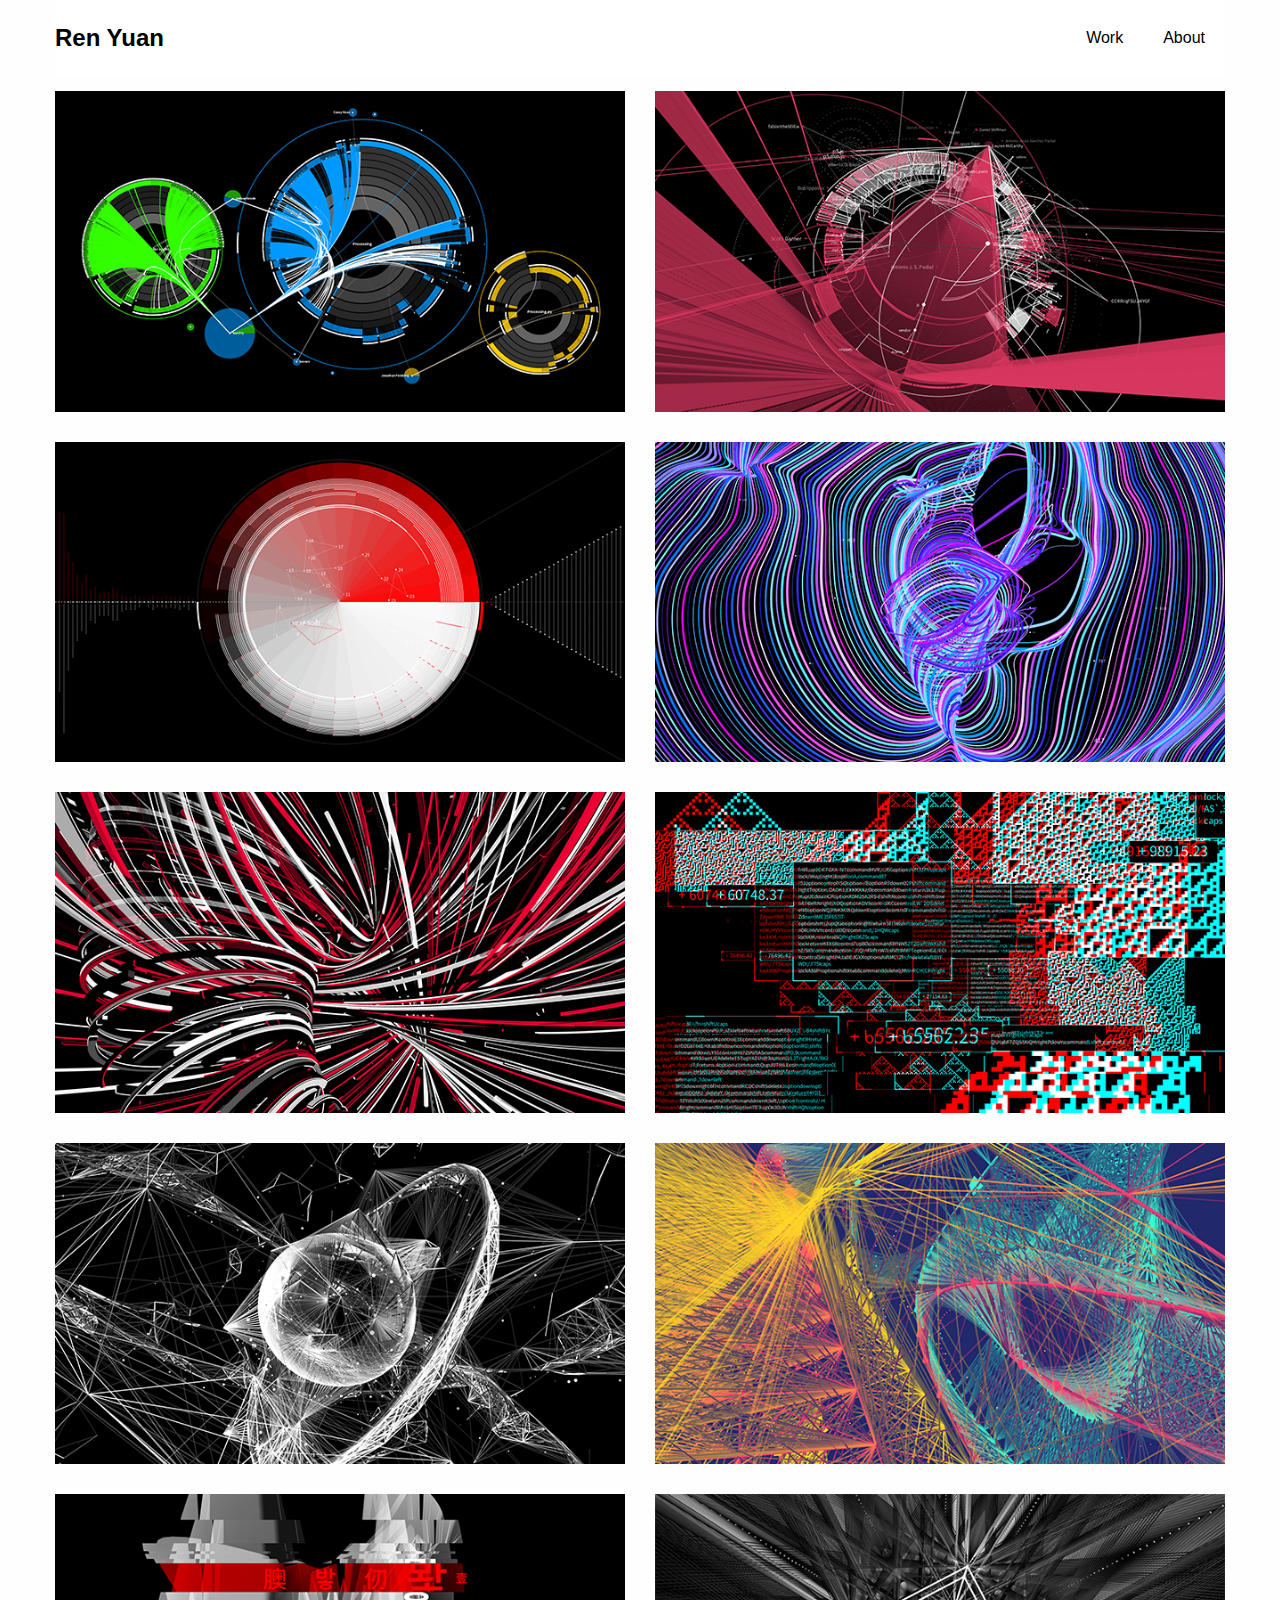
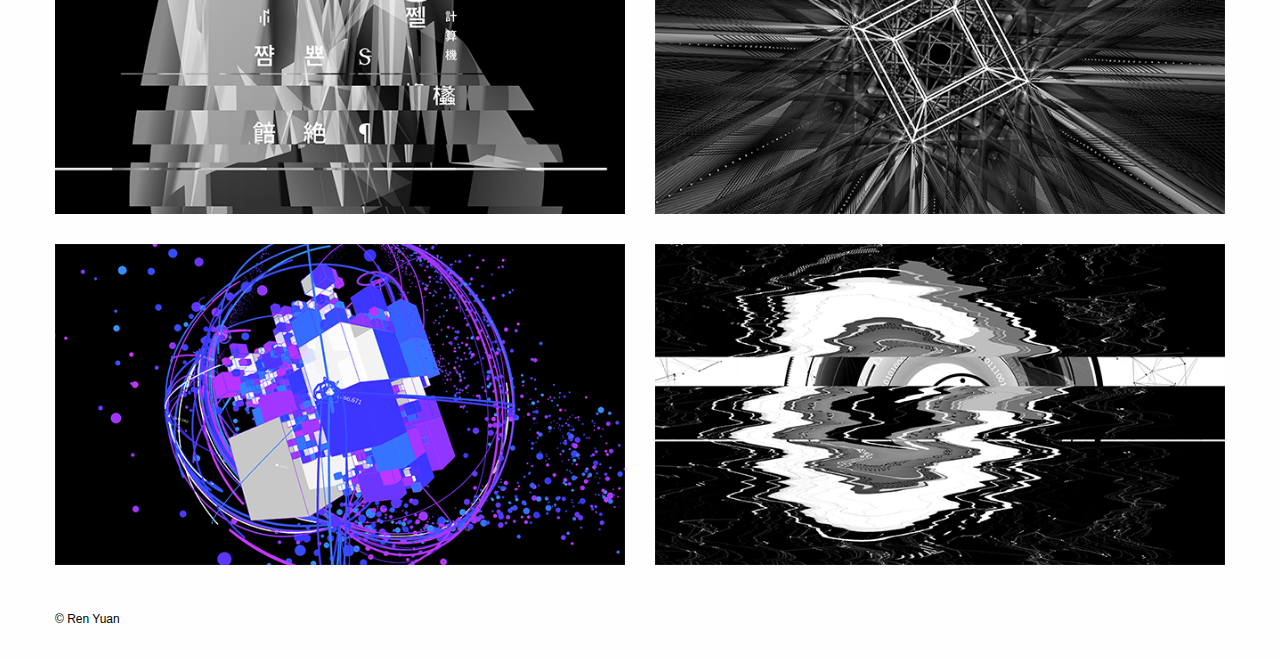
<file: index.html>
<!doctype html>
<html class="no-js" lang="en" dir="ltr">

<head>
    <meta charset="utf-8">
    <meta http-equiv="x-ua-compatible" content="ie=edge">
    <meta name="viewport" content="width=device-width, initial-scale=1, user-scalable=no, minimum-scale=1, maximum-scale=1">
    <link rel="shortcut icon" href="/favicon.ico" />
    <link rel="bookmark" href="/favicon.ico" />
    <link rel="stylesheet" href="/css/foundation.css">
    <link rel="stylesheet" href="/css/style.css">
    <title>Ren Yuan</title>
</head>

<body>
    <!-- navigation -->
    <div class="grid-container">
        <div class="title-bar">
            <div class="title-bar-left">
                <a class="title-bar-title" href="/">Ren Yuan</a>
            </div>
            <div class="title-bar-right">
                <ul class="menu align-right">
                    <li><a href="/">Work</a></li>
                    <li><a href="/about">About</a></li>
                </ul>
            </div>
        </div>
    </div>
    <!-- works -->
    <div class="grid-container">
        <div class="grid-x grid-padding-x grid-padding-y small-up-1 medium-up-2 large-up-2">
            <div class="cell"><a href="/commit2"><img src="/commit2/00.png"></a></div>
            <div class="cell"><a href="/commit"><img src="/commit/00.png"></a></div>
            <div class="cell"><a href="/sorting"><img src="/sorting/00.png"></a></div>
            <div class="cell"><a href="/if"><img src="/if/00.png"></a></div>
            <div class="cell"><a href="/speed"><img src="/speed/00.png"></a></div>
            <div class="cell"><a href="/swarma"><img src="/swarma/00.png"></a></div>
            <div class="cell"><a href="/vinci"><img src="/vinci/00.png"></a></div>
            <div class="cell"><a href="/play"><img src="/play/00.png"></a></div>
            <div class="cell"><a href="/poetry3"><img src="/poetry3/00.png"></a></div>
            <div class="cell"><a href="/11010110"><img src="/11010110/00.png"></a></div>
            <div class="cell"><a href="/x-live"><img src="/x-live/00.png"></a></div>
            <div class="cell"><a href="/human-science"><img src="/human-science/00.png"></a></div>
        </div>
    </div>
    <!-- copyright -->
    <div class="grid-container">
        <div class="copyright">
            <a href="/">© Ren Yuan</a>
        </div>
    </div>
</body>

</html>
</file>
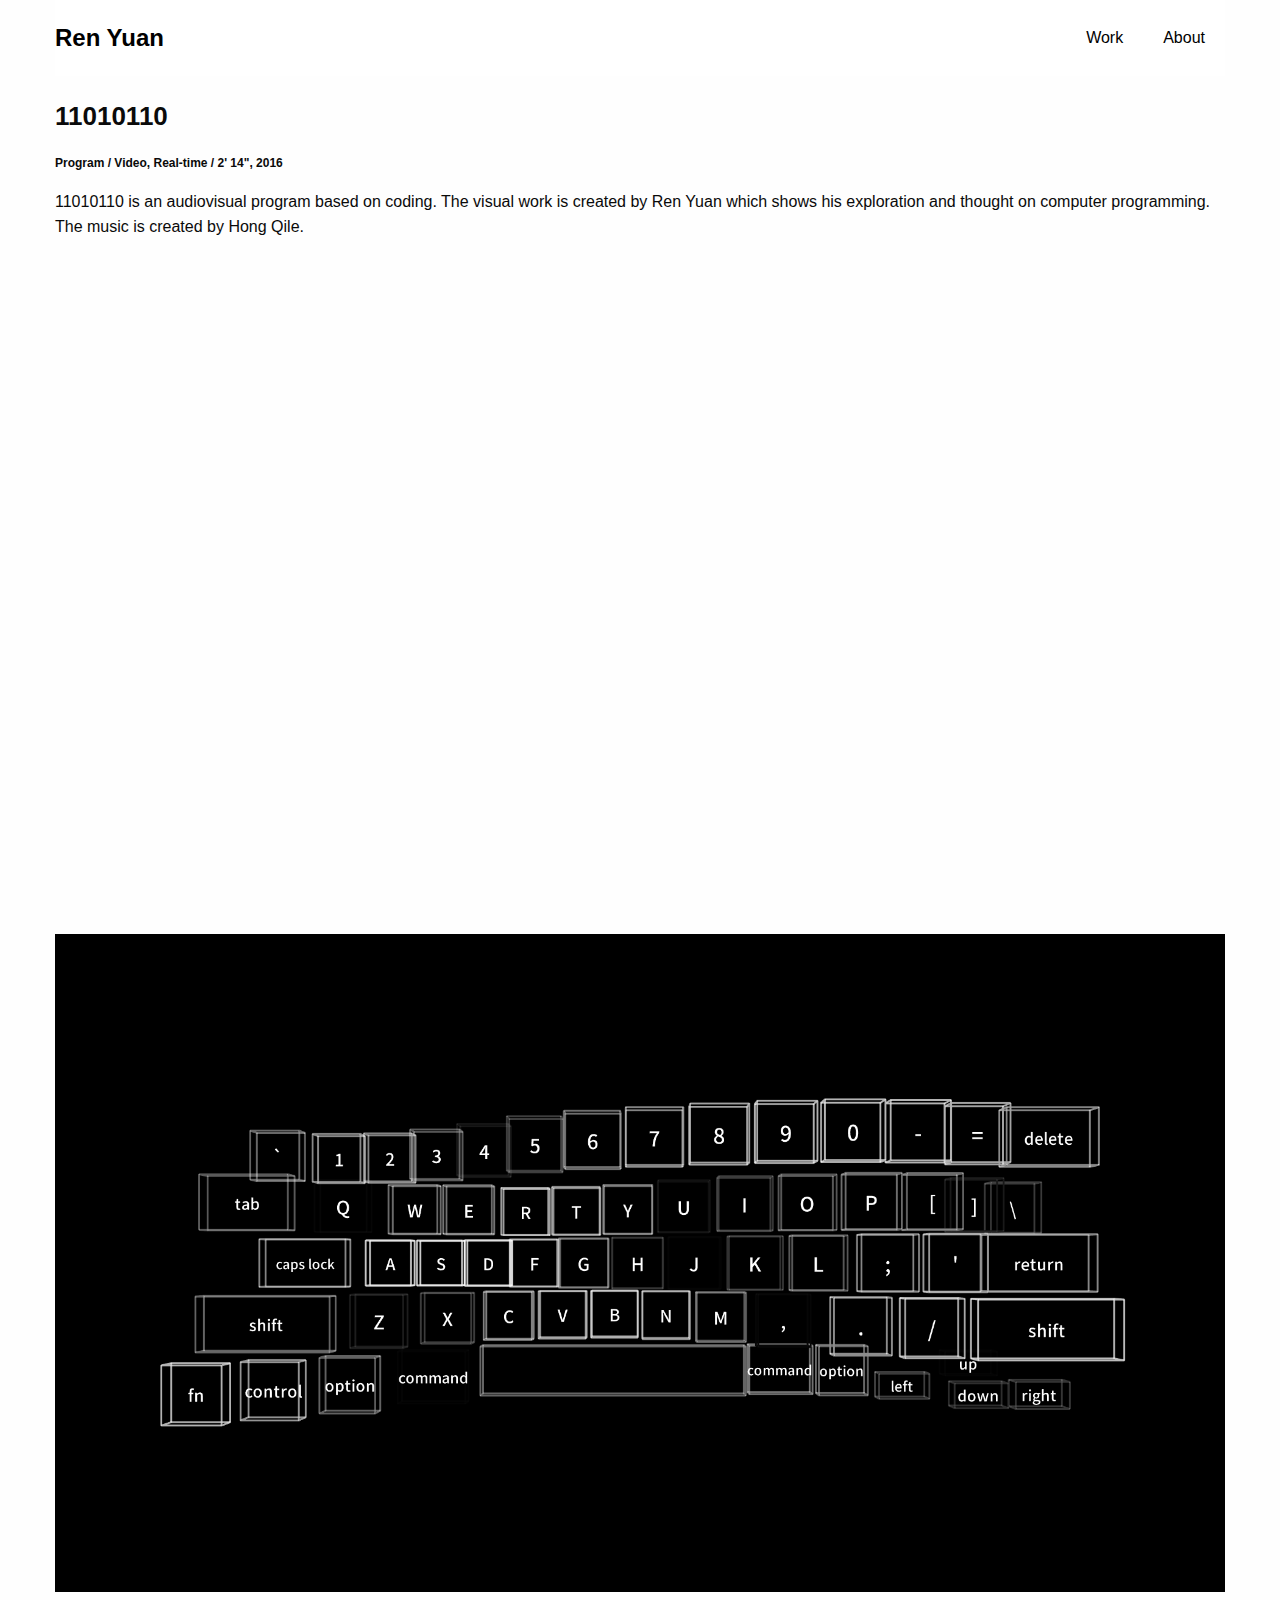
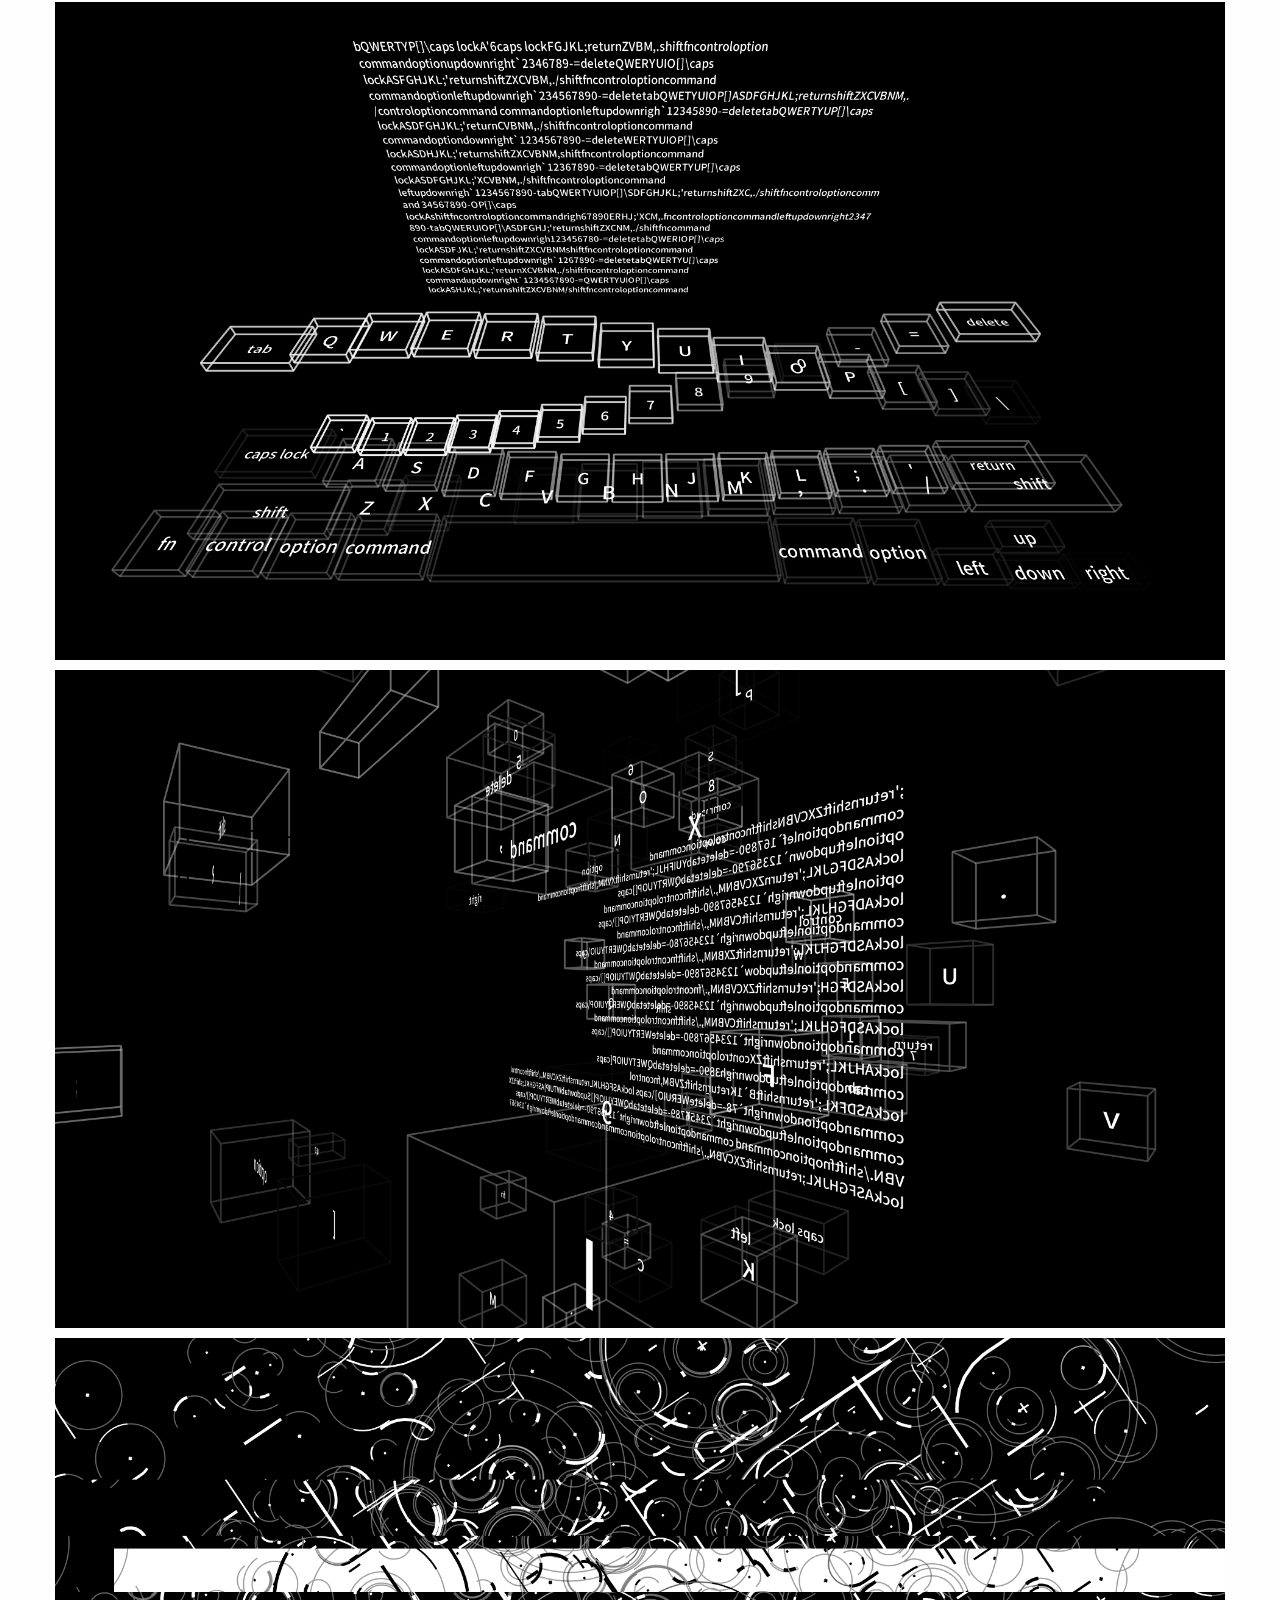
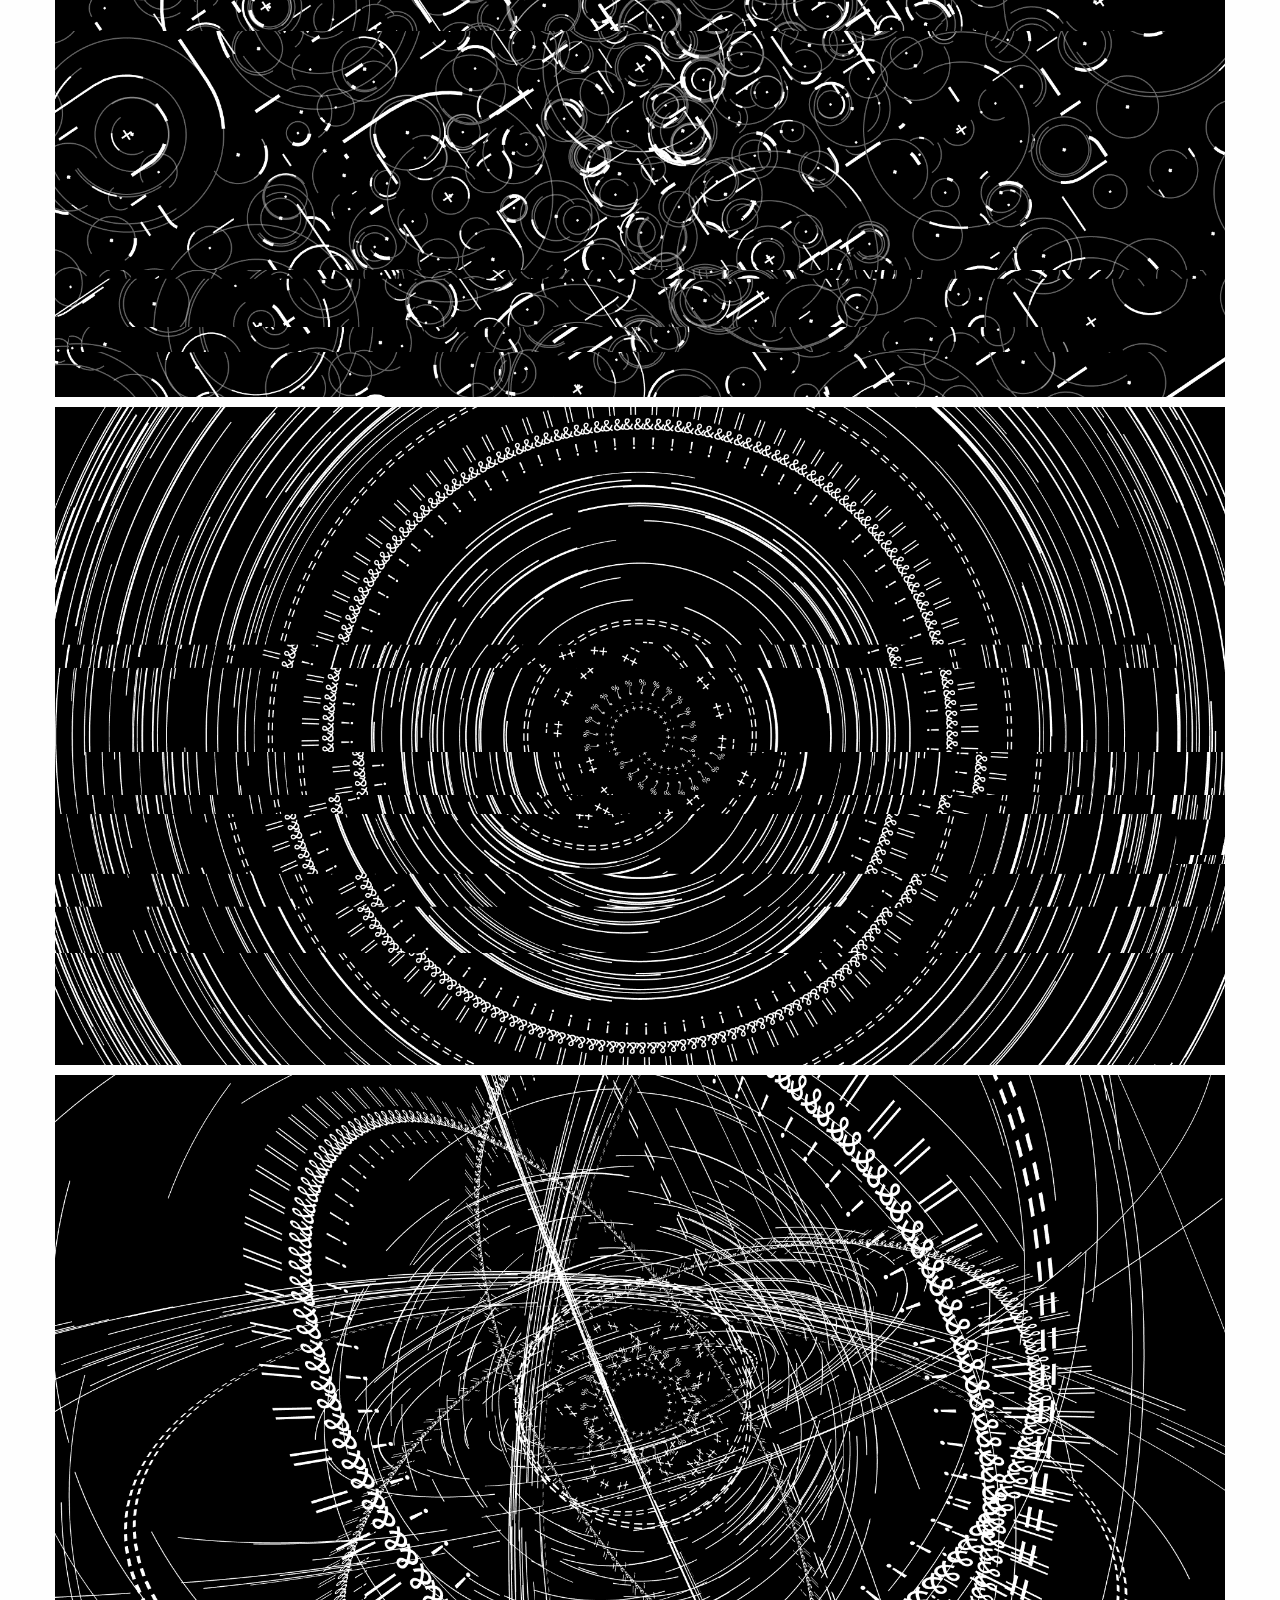
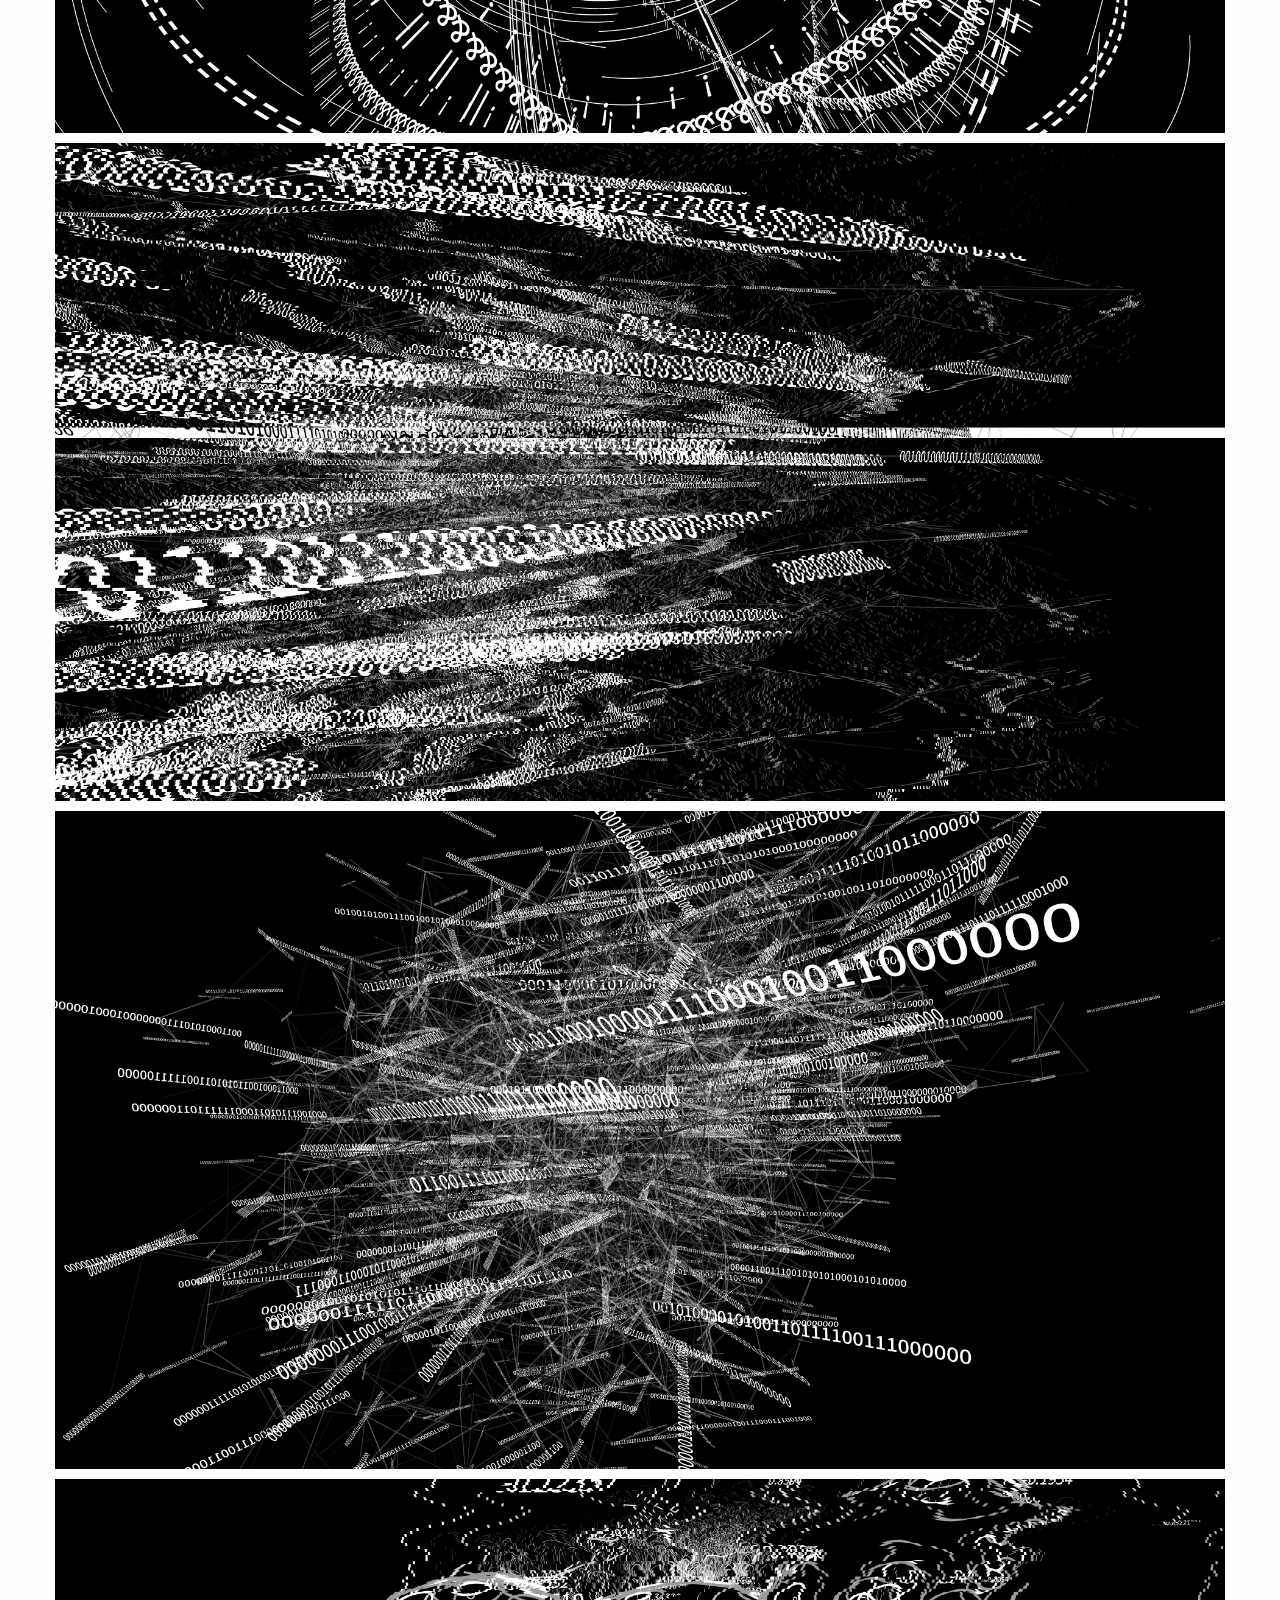
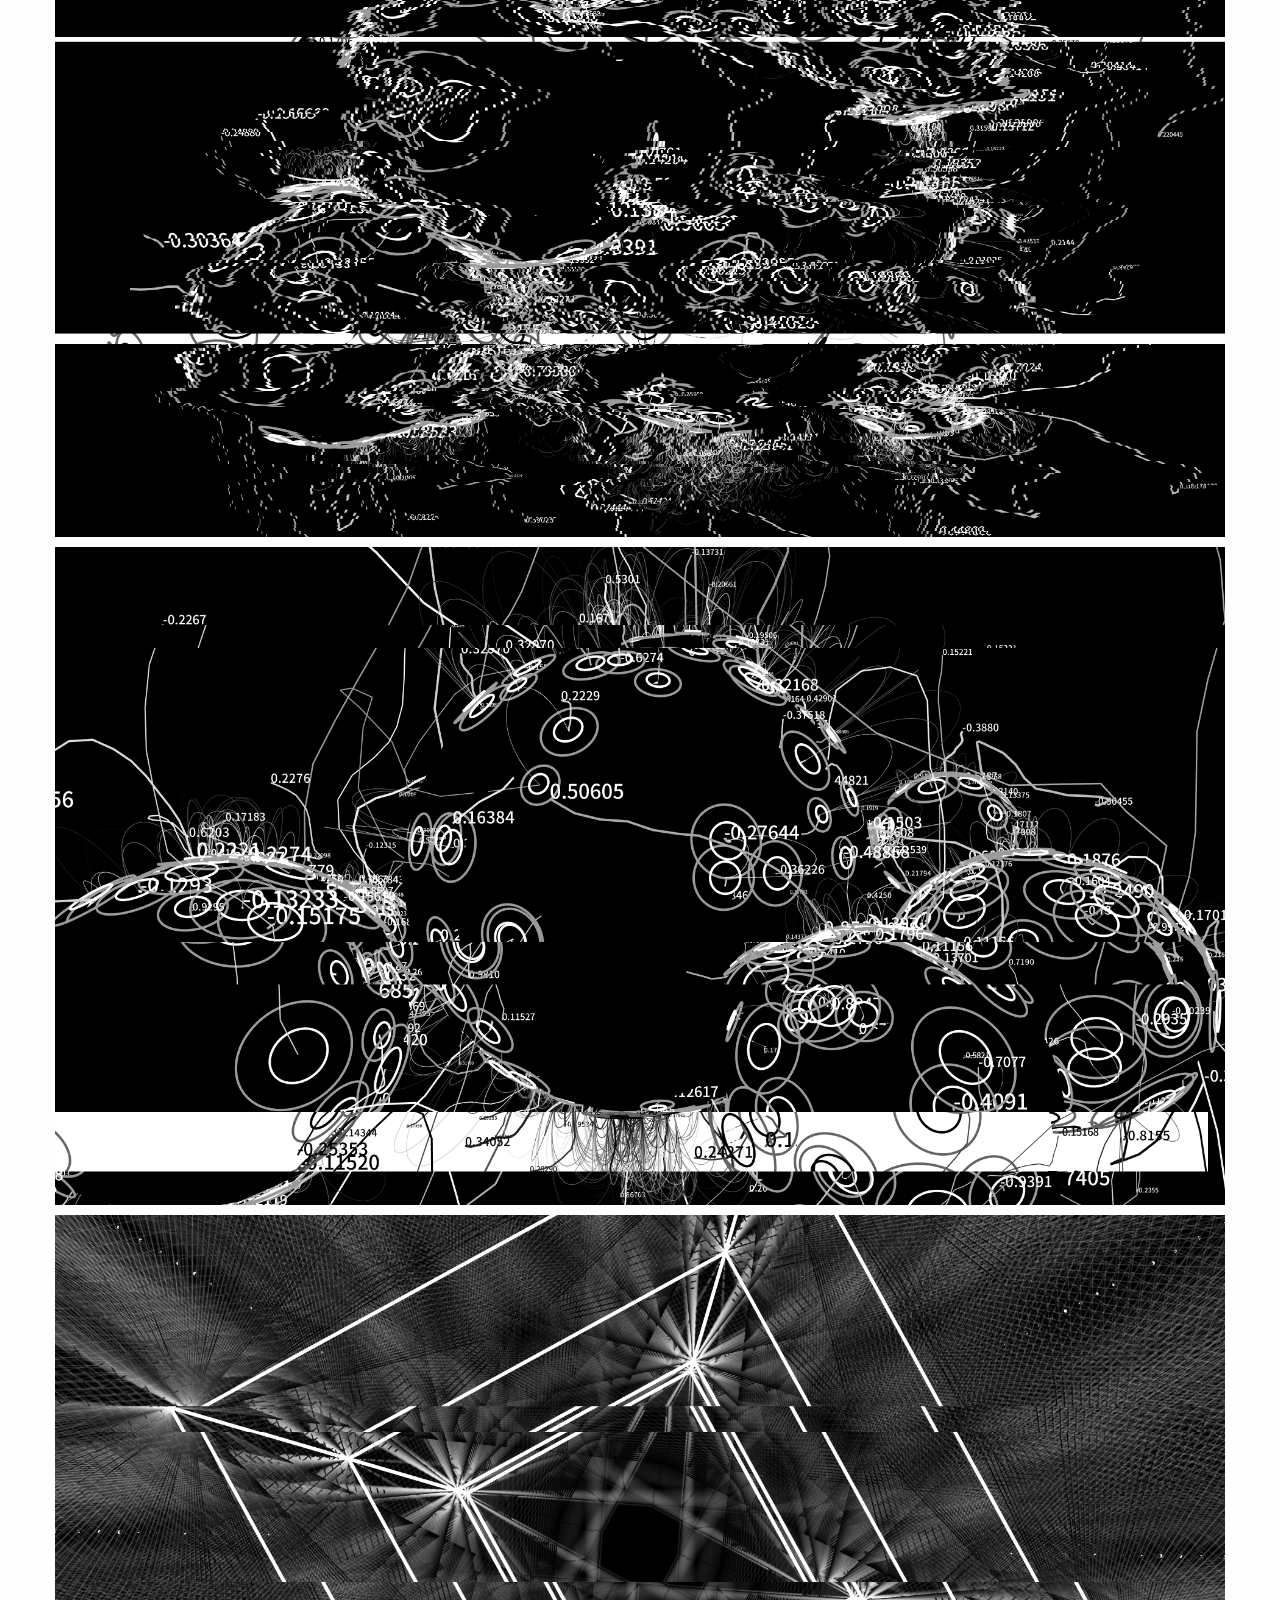
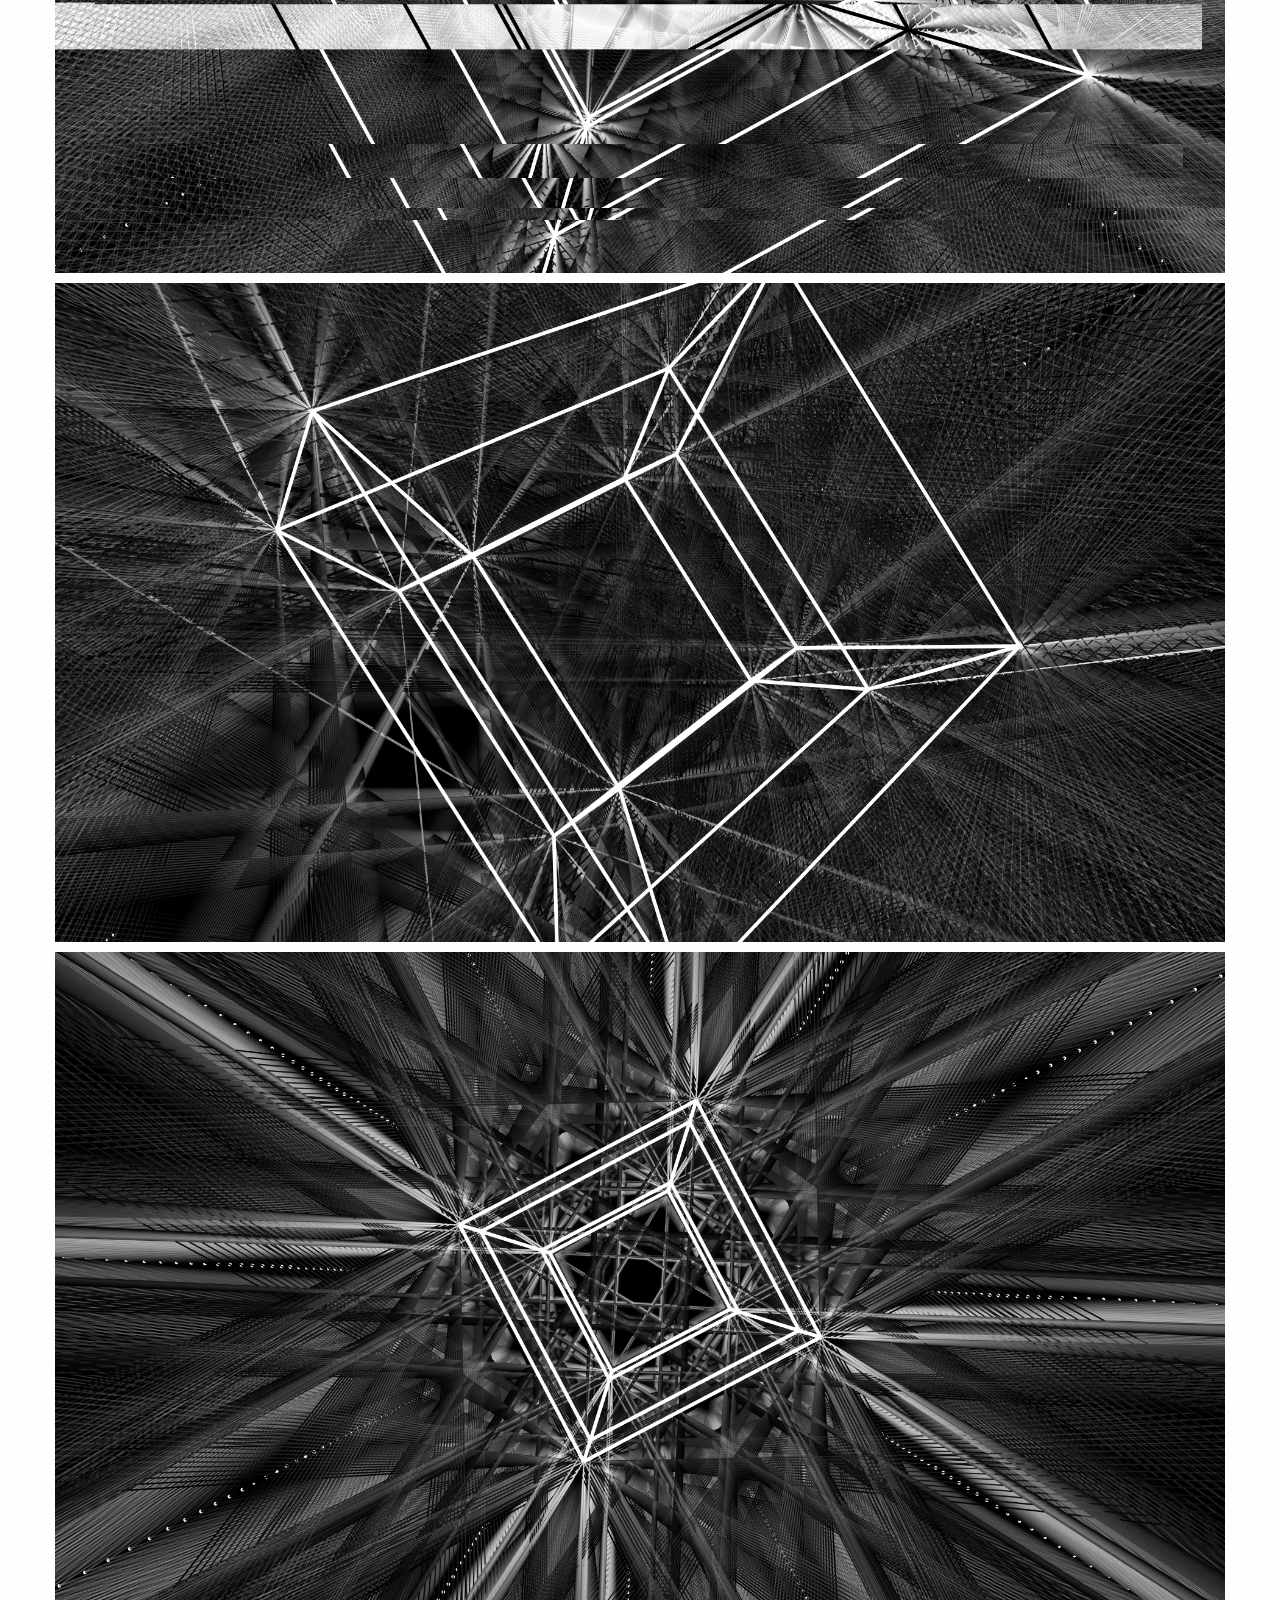
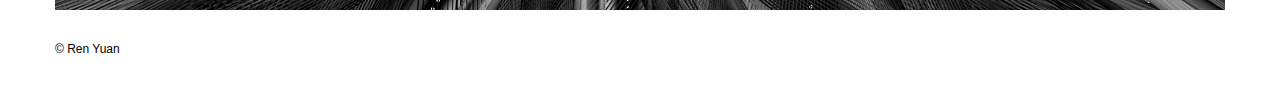
<file: 11010110/index.html>
<!doctype html>
<html class="no-js" lang="en" dir="ltr">

<head>
    <meta charset="utf-8">
    <meta http-equiv="x-ua-compatible" content="ie=edge">
    <meta name="viewport" content="width=device-width, initial-scale=1, user-scalable=no, minimum-scale=1, maximum-scale=1">
    <link rel="shortcut icon" href="/favicon.ico" />
    <link rel="bookmark" href="/favicon.ico" />
    <link rel="stylesheet" href="/css/foundation.css">
    <link rel="stylesheet" href="/css/style.css">
    <title>Ren Yuan</title>
</head>

<body>
    <!-- navigation -->
    <div class="grid-container">
        <div class="title-bar">
            <div class="title-bar-left">
                <a class="title-bar-title" href="/">Ren Yuan</a>
            </div>
            <div class="title-bar-right">
                <ul class="menu align-right">
                    <li><a href="/">Work</a></li>
                    <li><a href="/about">About</a></li>
                </ul>
            </div>
        </div>
    </div>
    <!-- work -->
    <div class="grid-container">
        <p class="work-title">11010110</p>
        <p class="work-label">Program / Video, Real-time / 2' 14", 2016</p>
        <p class="work-text">11010110 is an audiovisual program based on coding. The visual work is created by Ren Yuan which shows his exploration and thought on computer programming. The music is created by Hong Qile.</p>
        <div style="padding:56.25% 0 0 0;position:relative;"><iframe src="https://player.vimeo.com/video/162788192?title=0&byline=0&portrait=0" style="position:absolute;top:0;left:0;width:100%;height:100%;" frameborder="0" webkitallowfullscreen mozallowfullscreen allowfullscreen></iframe></div>
        <img class="work-image" src="./01.png">
        <img class="work-image" src="./02.png">
        <img class="work-image" src="./03.png">
        <img class="work-image" src="./04.png">
        <img class="work-image" src="./05.png">
        <img class="work-image" src="./06.png">
        <img class="work-image" src="./07.png">
        <img class="work-image" src="./08.png">
        <img class="work-image" src="./09.png">
        <img class="work-image" src="./10.png">
        <img class="work-image" src="./11.png">
        <img class="work-image" src="./12.png">
        <img class="work-image" src="./13.png">
    </div>
    <!-- copyright -->
    <div class="grid-container">
        <div class="copyright">
            <a href="/">© Ren Yuan</a>
        </div>
    </div>
</body>

</html>
</file>
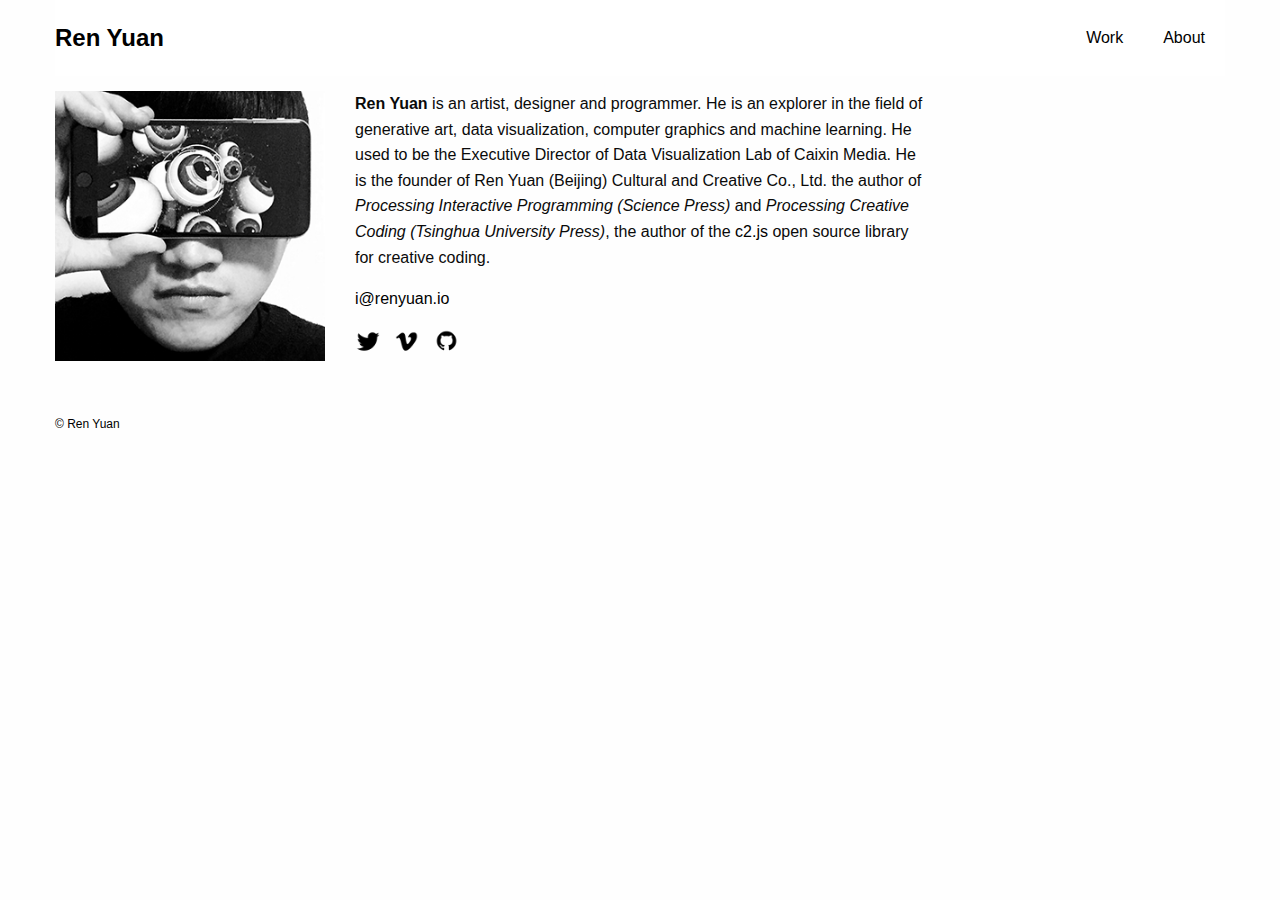
<file: about/index.html>
<!doctype html>
<html class="no-js" lang="en" dir="ltr">

<head>
    <meta charset="utf-8">
    <meta http-equiv="x-ua-compatible" content="ie=edge">
    <meta name="viewport" content="width=device-width, initial-scale=1, user-scalable=no, minimum-scale=1, maximum-scale=1">
    <link rel="shortcut icon" href="/favicon.ico" />
    <link rel="bookmark" href="/favicon.ico" />
    <link rel="stylesheet" href="/css/foundation.css">
    <link rel="stylesheet" href="/css/style.css">
    <title>Ren Yuan</title>
</head>

<body>
    <!-- navigation -->
    <div class="grid-container">
        <div class="title-bar">
            <div class="title-bar-left">
                <a class="title-bar-title" href="/">Ren Yuan</a>
            </div>
            <div class="title-bar-right">
                <ul class="menu align-right">
                    <li><a href="/">Work</a></li>
                    <li><a href="/about">About</a></li>
                </ul>
            </div>
        </div>
    </div>
    <!-- information -->
    <div class="grid-container">
        <div class="grid-x grid-padding-x grid-padding-y">
            <div class="cell small-12 medium-4 large-3"><img src="./renyuan.png"></div>
            <div class="cell small-12 medium-6">
                <p><b>Ren Yuan</b> is an artist, designer and programmer. He is an explorer in the field of generative art, data visualization, computer graphics and machine learning. He used to be the Executive Director of Data Visualization Lab of Caixin Media. He is the founder of Ren Yuan (Beijing) Cultural and Creative Co., Ltd. the author of <i>Processing Interactive Programming (Science Press)</i> and <i>Processing Creative Coding (Tsinghua University Press)</i>, the author of the <a href="https://c2js.org/">c2.js</a> open source library for creative coding.</p>
                <p><a href="mailto:i@renyuan.io">i@renyuan.io</a></p>
                <p>
                    <a class="social-icon" href="https://twitter.com/_renyuan" target="_blank"><img src="./twitter.png"></a>
                    <a class="social-icon" href="https://vimeo.com/renyuan" target="_blank"><img src="./vimeo.png"></a>
                    <a class="social-icon" href="https://github.com/ren-yuan" target="_blank"><img src="./github.png"></a>
                </p>
            </div>
        </div>
    </div>
    <!-- copyright -->
    <div class="grid-container">
        <div class="copyright">
            <a href="/">© Ren Yuan</a>
        </div>
    </div>
</body>

</html>
</file>
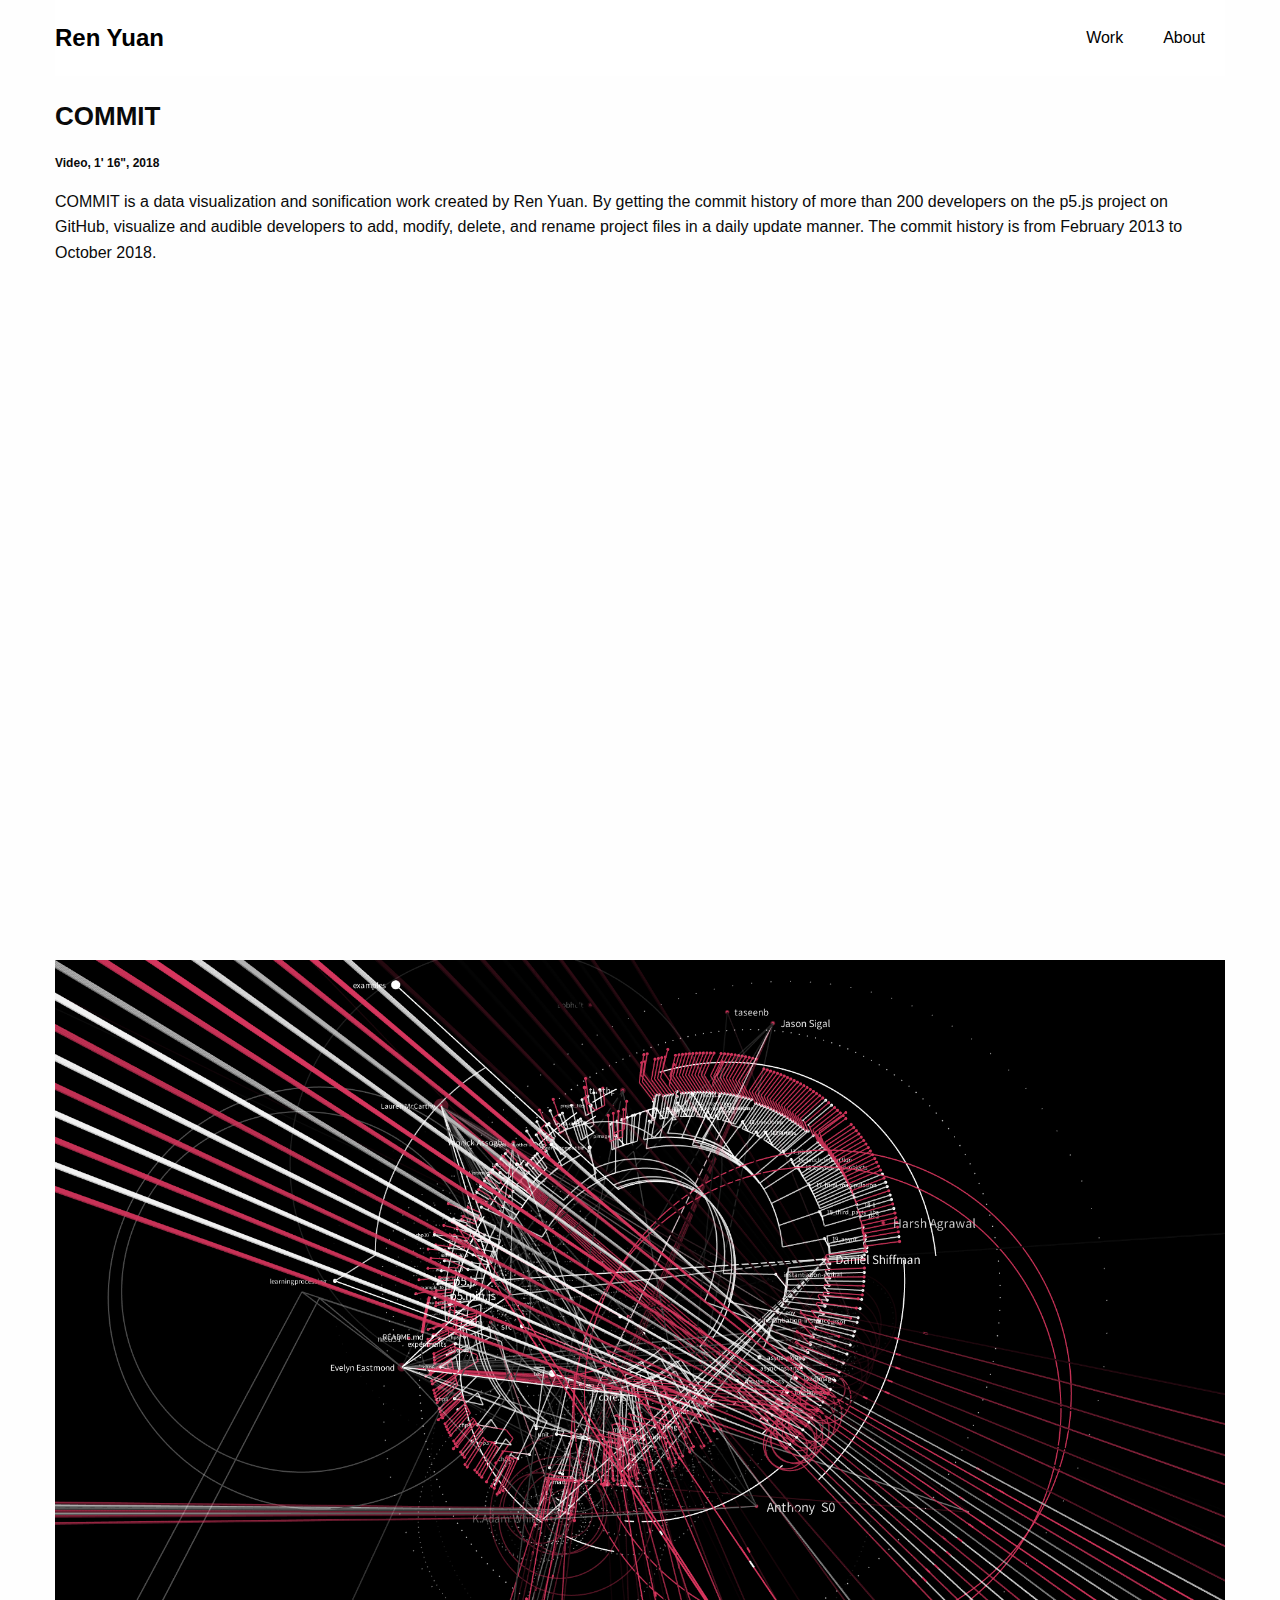
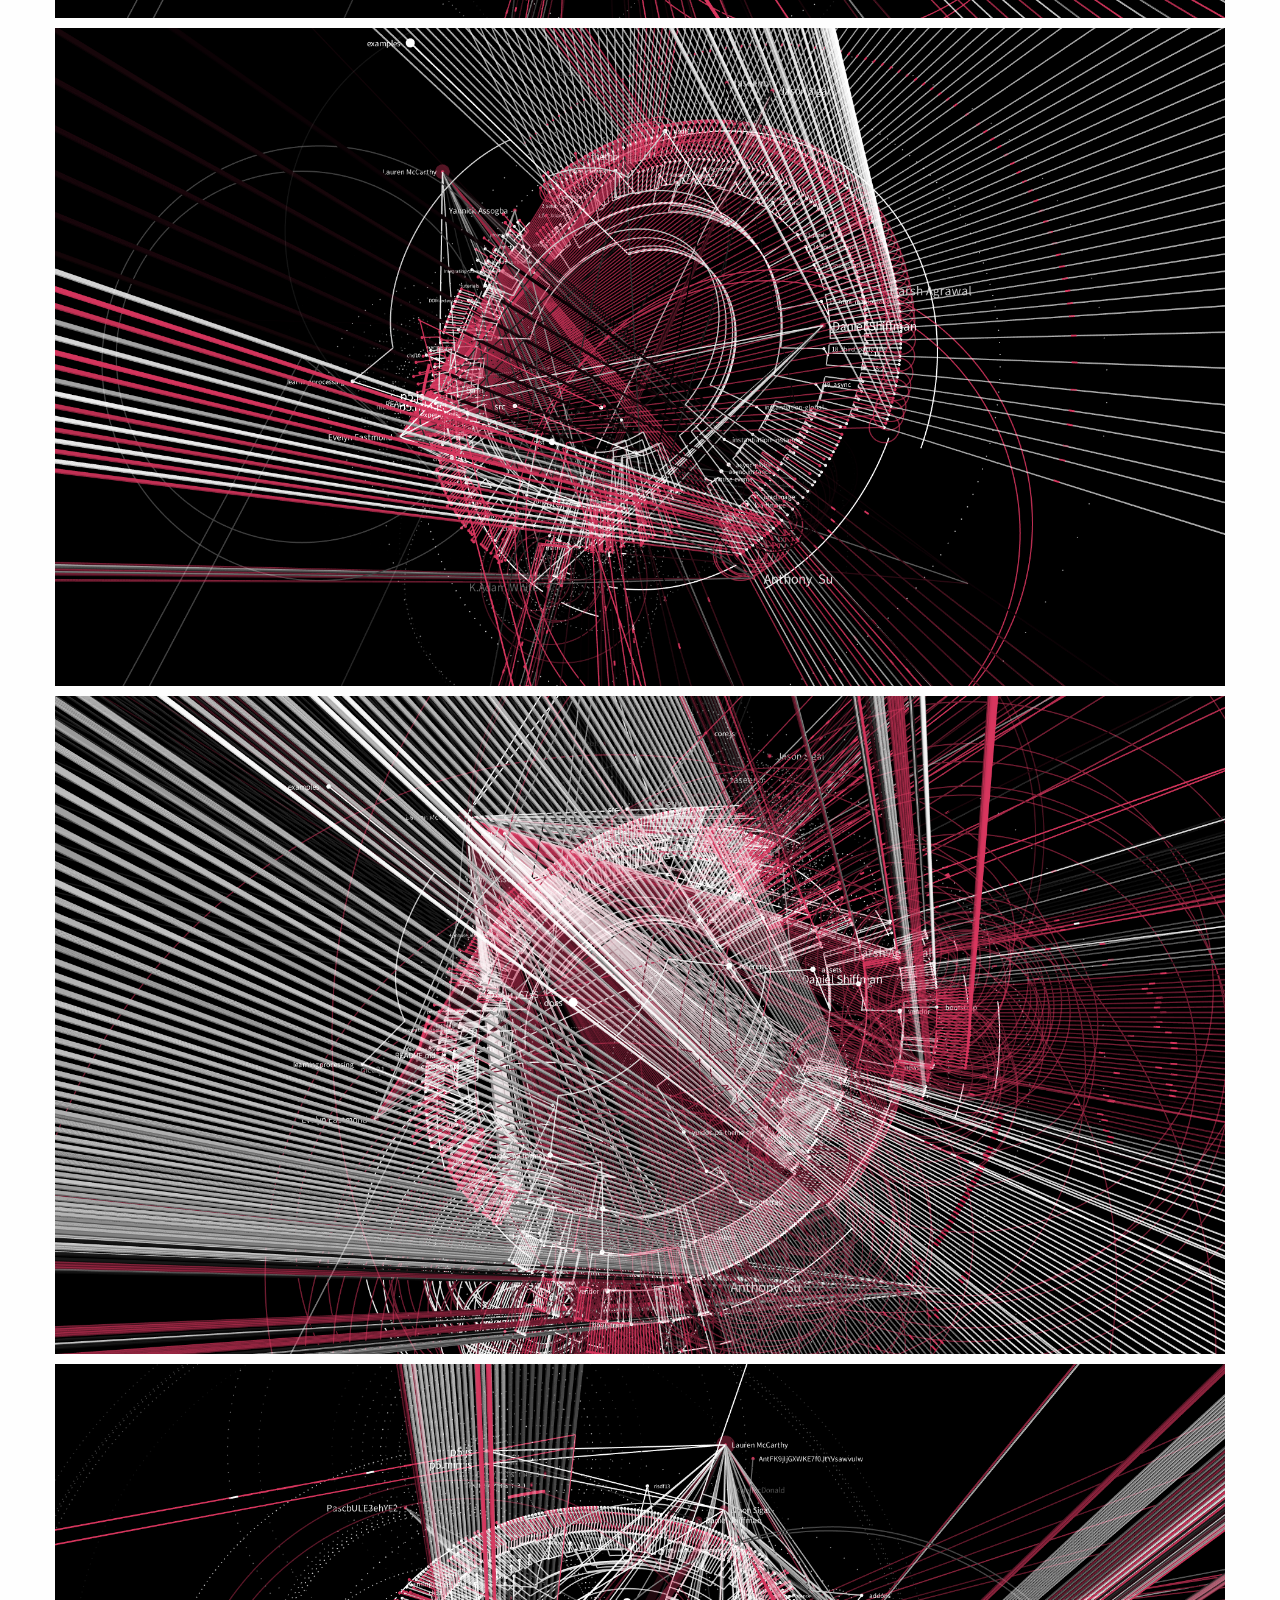
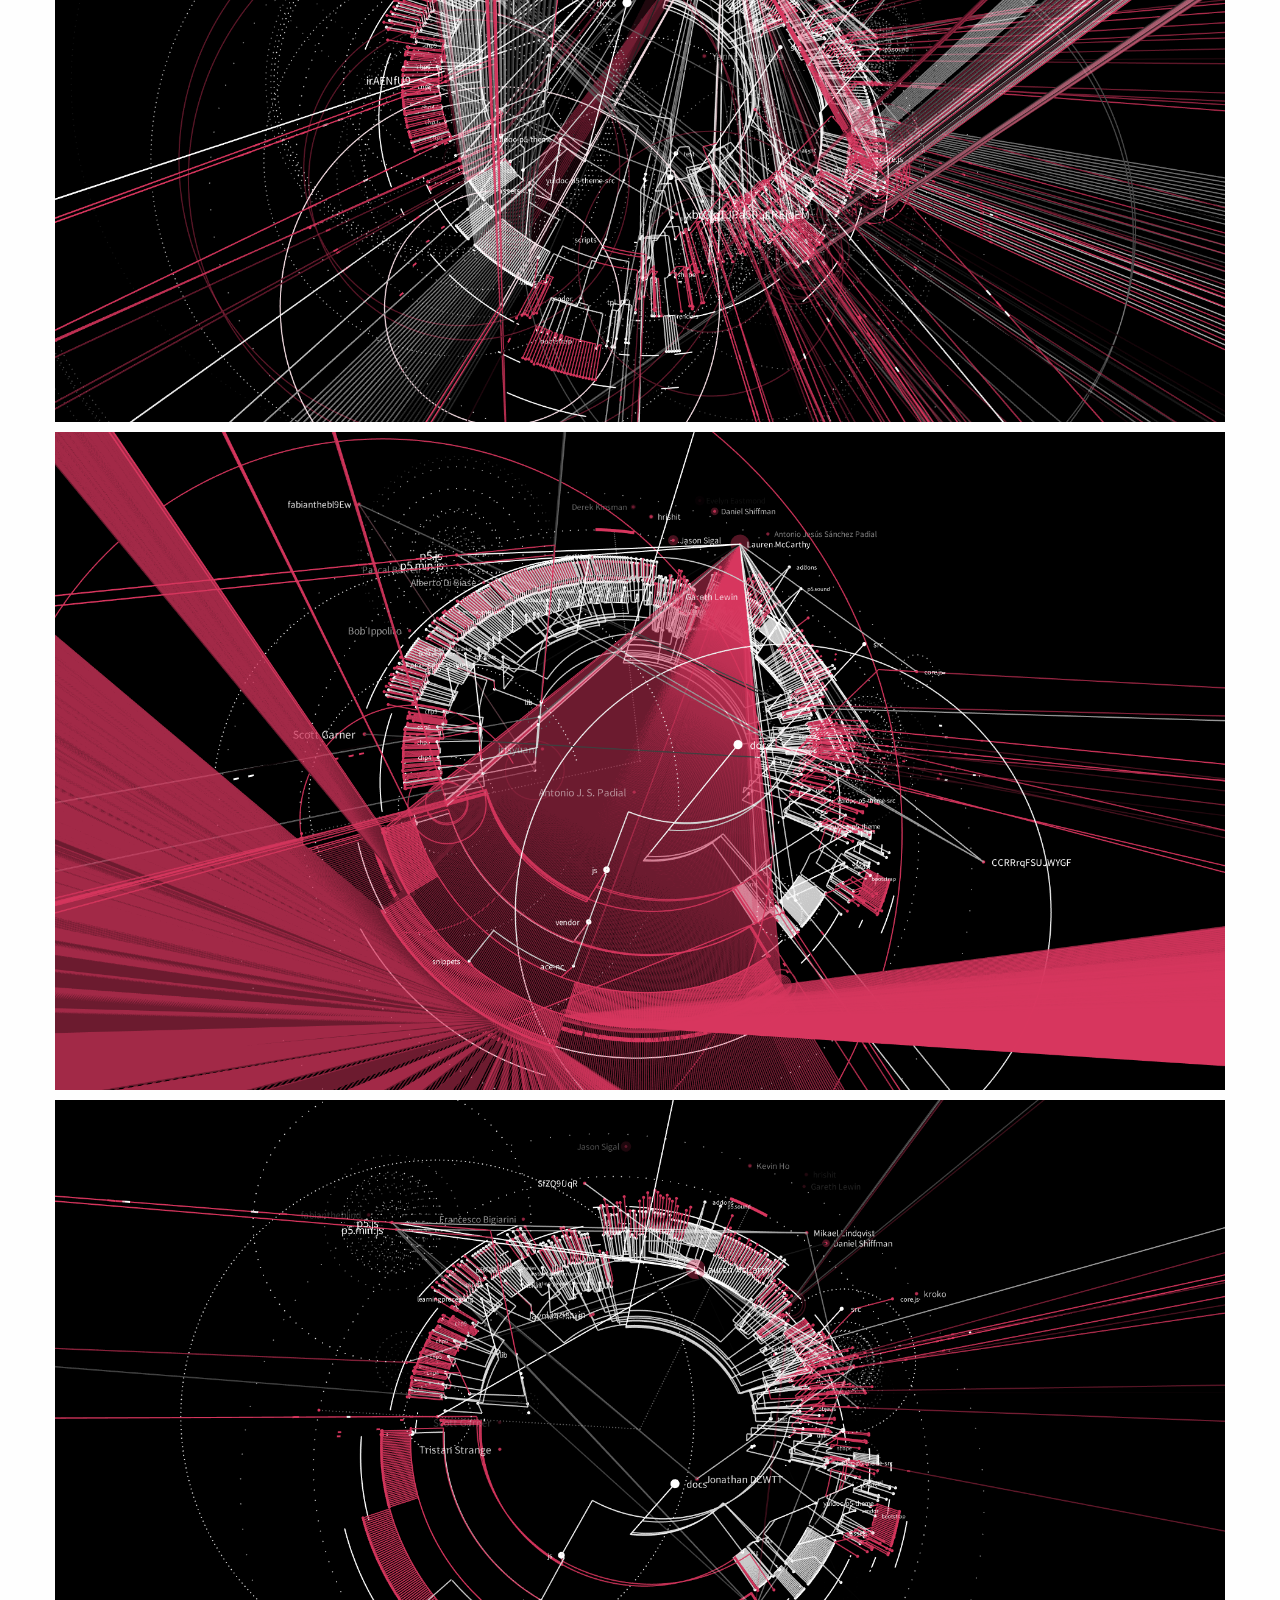
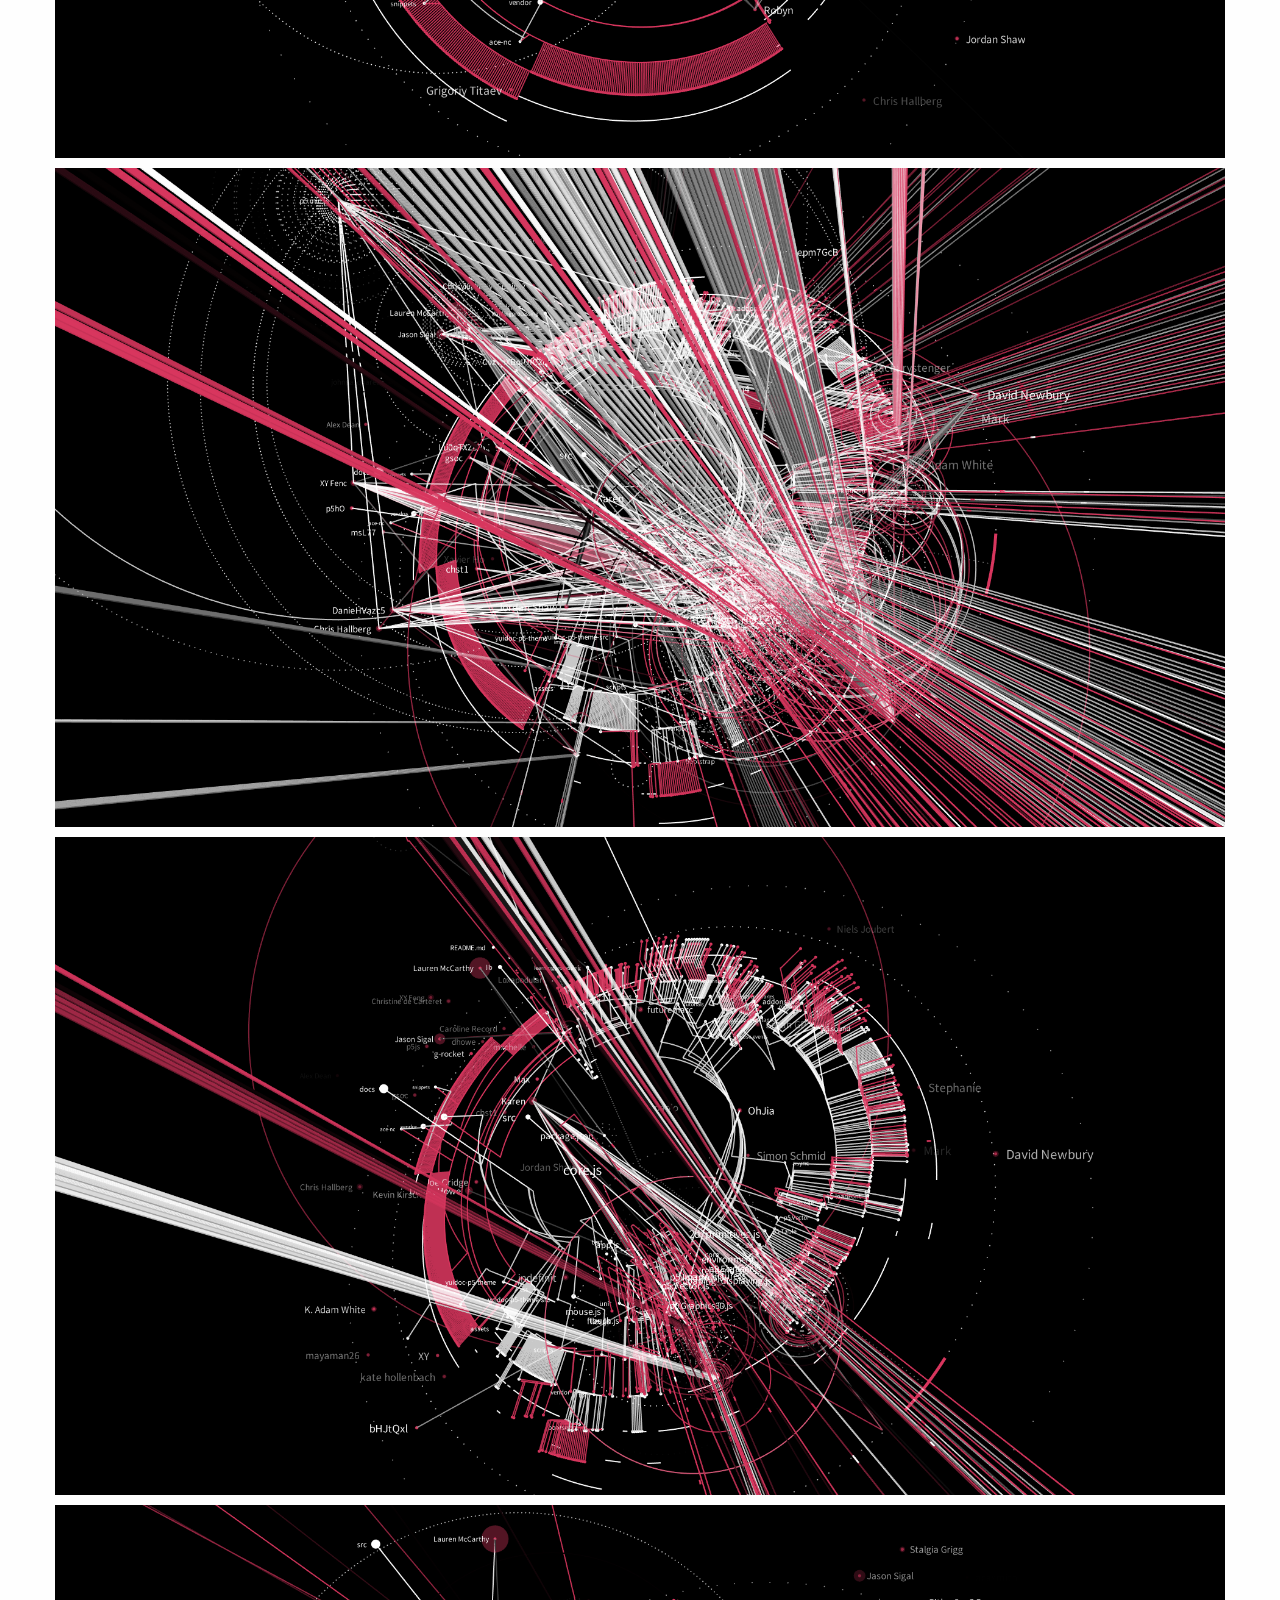
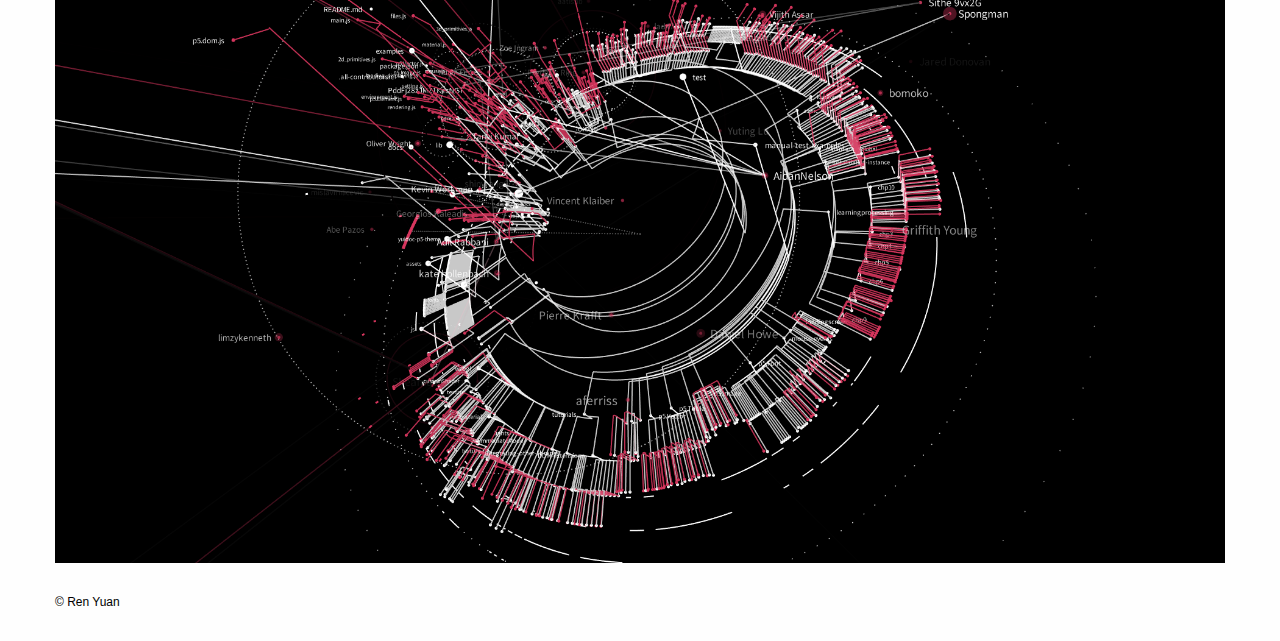
<file: commit/index.html>
<!doctype html>
<html class="no-js" lang="en" dir="ltr">

<head>
    <meta charset="utf-8">
    <meta http-equiv="x-ua-compatible" content="ie=edge">
    <meta name="viewport" content="width=device-width, initial-scale=1, user-scalable=no, minimum-scale=1, maximum-scale=1">
    <link rel="shortcut icon" href="/favicon.ico" />
    <link rel="bookmark" href="/favicon.ico" />
    <link rel="stylesheet" href="/css/foundation.css">
    <link rel="stylesheet" href="/css/style.css">
    <title>Ren Yuan</title>
</head>

<body>
    <!-- navigation -->
    <div class="grid-container">
        <div class="title-bar">
            <div class="title-bar-left">
                <a class="title-bar-title" href="/">Ren Yuan</a>
            </div>
            <div class="title-bar-right">
                <ul class="menu align-right">
                    <li><a href="/">Work</a></li>
                    <li><a href="/about">About</a></li>
                </ul>
            </div>
        </div>
    </div>
    <!-- work -->
    <div class="grid-container">
        <p class="work-title">COMMIT</p>
        <p class="work-label">Video, 1' 16", 2018</p>
        <p class="work-text">COMMIT is a data visualization and sonification work created by Ren Yuan. By getting the commit history of more than 200 developers on the p5.js project on GitHub, visualize and audible developers to add, modify, delete, and rename project files in a daily update manner. The commit history is from February 2013 to October 2018.</p>
        <div style="padding:56.25% 0 0 0;position:relative;"><iframe src="https://player.vimeo.com/video/290023688?title=0&byline=0&portrait=0" style="position:absolute;top:0;left:0;width:100%;height:100%;" frameborder="0" webkitallowfullscreen="" mozallowfullscreen="" allowfullscreen=""></iframe></div>
        <img class="work-image" src="./01.png">
        <img class="work-image" src="./02.png">
        <img class="work-image" src="./03.png">
        <img class="work-image" src="./04.png">
        <img class="work-image" src="./05.png">
        <img class="work-image" src="./06.png">
        <img class="work-image" src="./07.png">
        <img class="work-image" src="./08.png">
        <img class="work-image" src="./09.png">
    </div>
    <!-- copyright -->
    <div class="grid-container">
        <div class="copyright">
            <a href="/">© Ren Yuan</a>
        </div>
    </div>
</body>

</html>
</file>
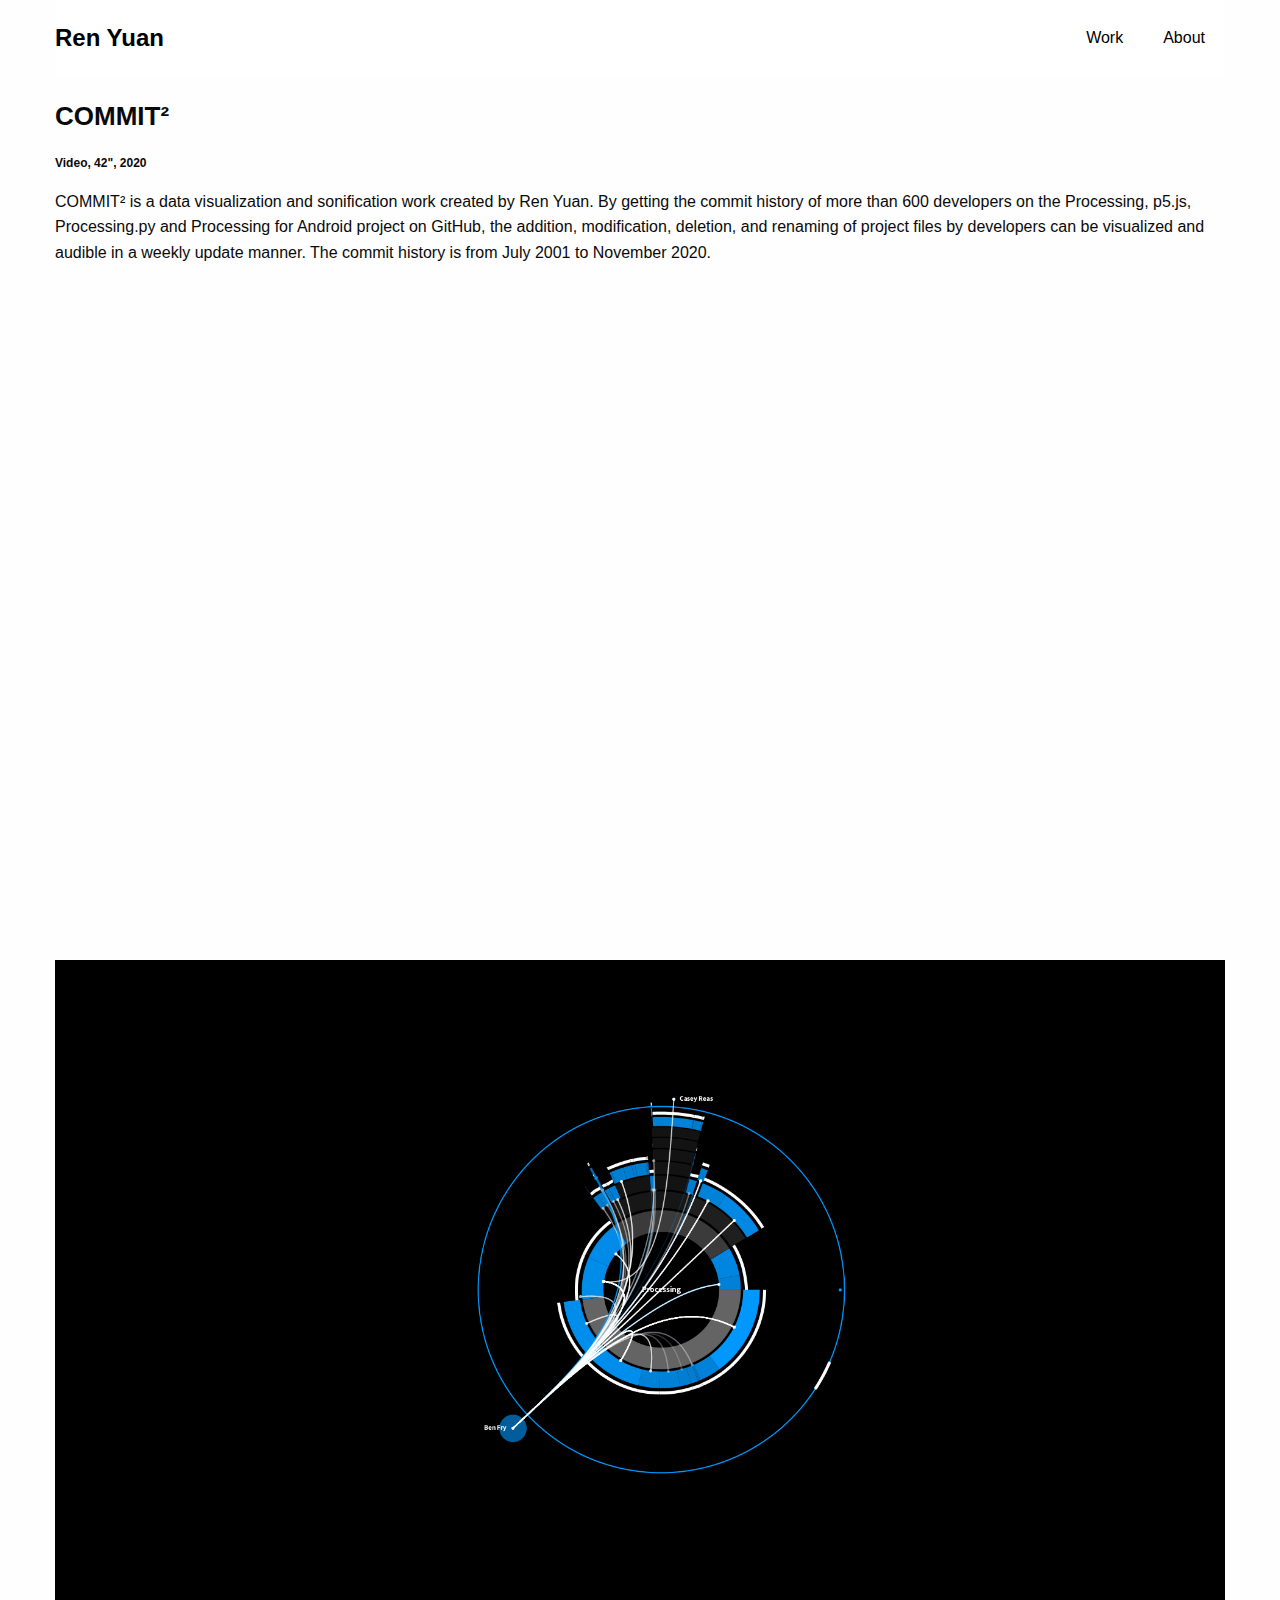
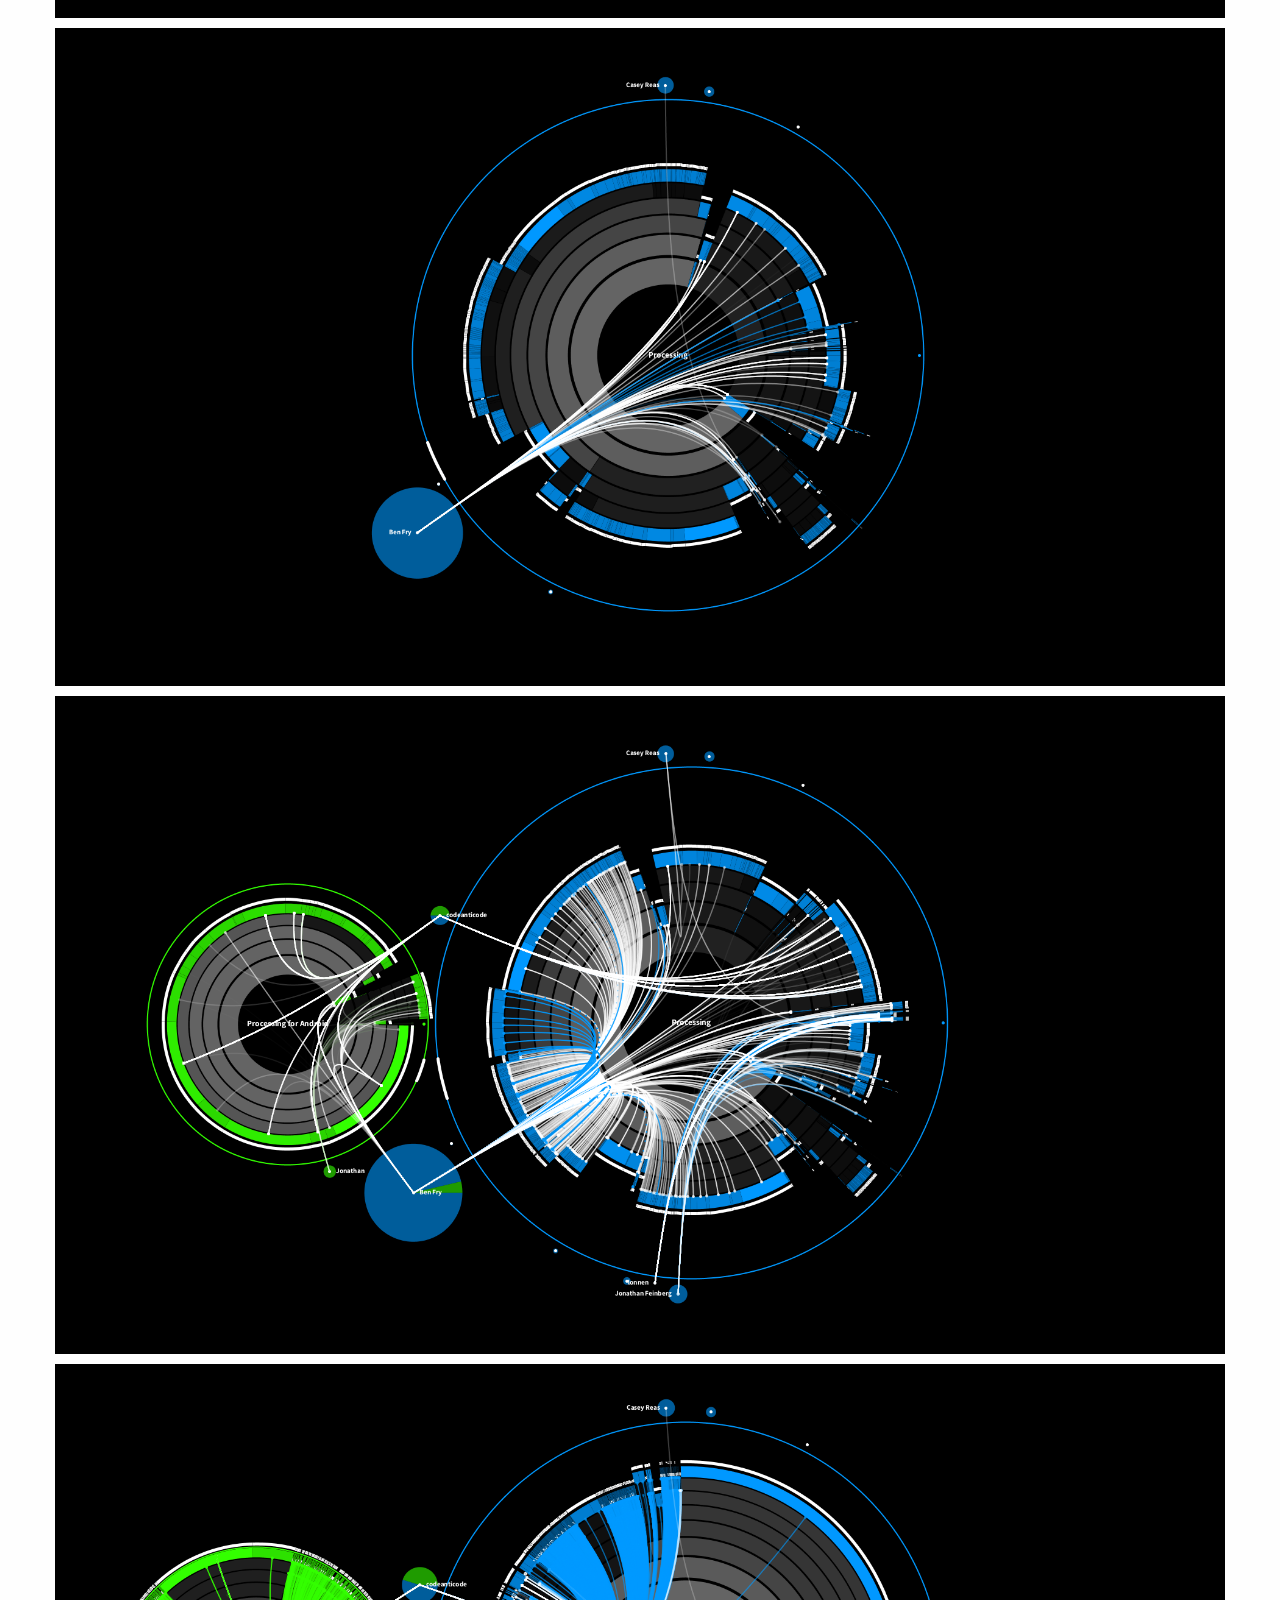
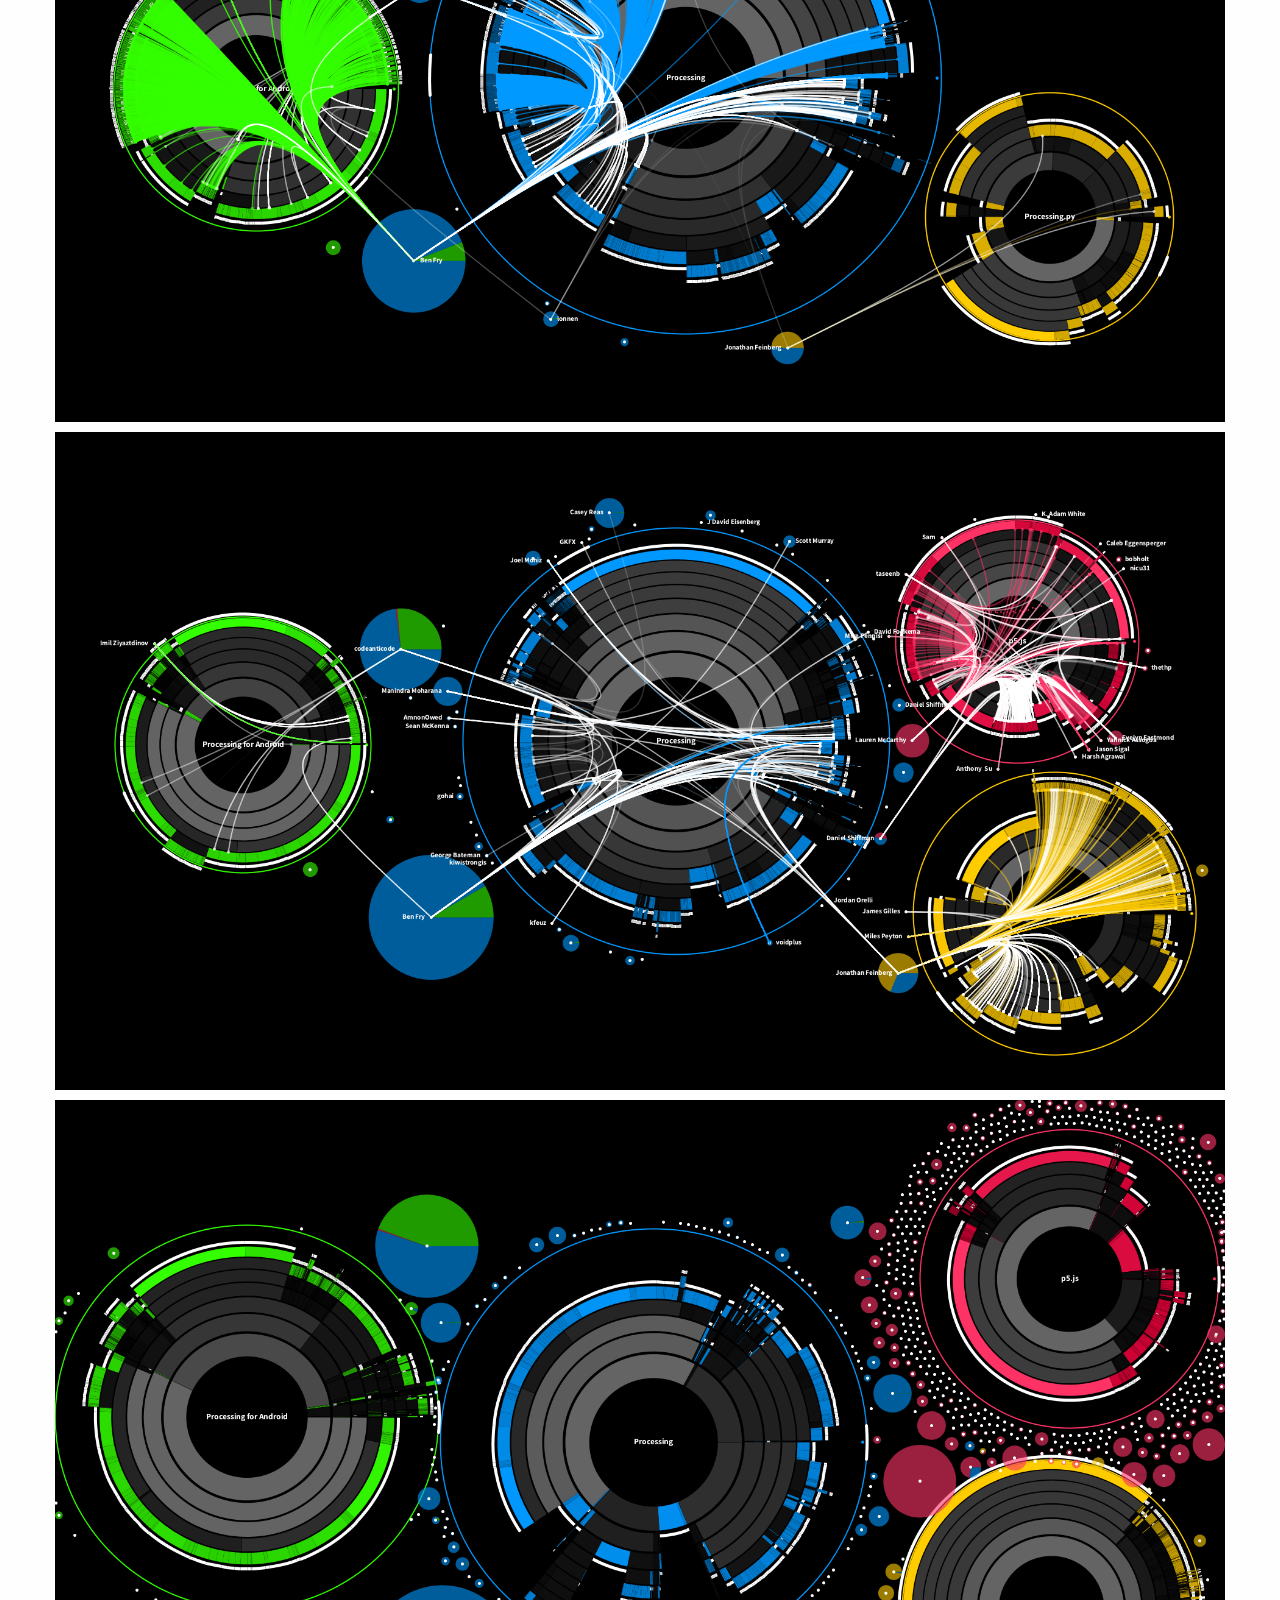
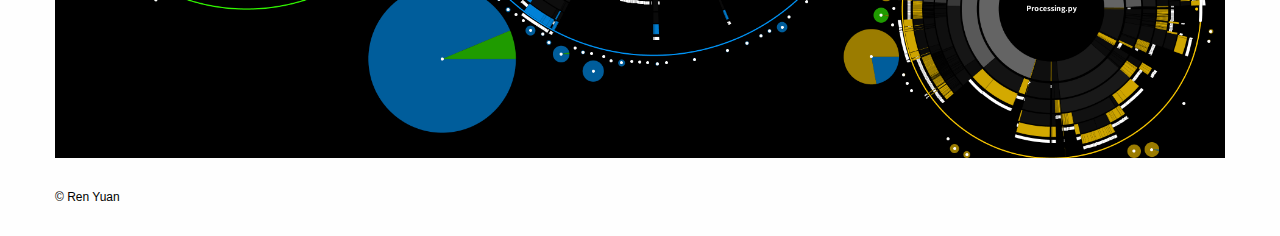
<file: commit2/index.html>
<!doctype html>
<html class="no-js" lang="en" dir="ltr">

<head>
    <meta charset="utf-8">
    <meta http-equiv="x-ua-compatible" content="ie=edge">
    <meta name="viewport" content="width=device-width, initial-scale=1, user-scalable=no, minimum-scale=1, maximum-scale=1">
    <link rel="shortcut icon" href="/favicon.ico" />
    <link rel="bookmark" href="/favicon.ico" />
    <link rel="stylesheet" href="/css/foundation.css">
    <link rel="stylesheet" href="/css/style.css">
    <title>Ren Yuan</title>
</head>

<body>
    <!-- navigation -->
    <div class="grid-container">
        <div class="title-bar">
            <div class="title-bar-left">
                <a class="title-bar-title" href="/">Ren Yuan</a>
            </div>
            <div class="title-bar-right">
                <ul class="menu align-right">
                    <li><a href="/">Work</a></li>
                    <li><a href="/about">About</a></li>
                </ul>
            </div>
        </div>
    </div>
    <!-- work -->
    <div class="grid-container">
        <p class="work-title">COMMIT²</p>
        <p class="work-label">Video, 42", 2020</p>
        <p class="work-text">COMMIT² is a data visualization and sonification work created by Ren Yuan. By getting the commit history of more than 600 developers on the Processing, p5.js, Processing.py and Processing for Android project on GitHub, the addition, modification, deletion, and renaming of project files by developers can be visualized and audible in a weekly update manner. The commit history is from July 2001 to November 2020.</p>
        <div style="padding:56.25% 0 0 0;position:relative;"><iframe src="https://player.vimeo.com/video/478907231?title=0&byline=0&portrait=0" style="position:absolute;top:0;left:0;width:100%;height:100%;" frameborder="0" webkitallowfullscreen="" mozallowfullscreen="" allowfullscreen=""></iframe></div>
        <img class="work-image" src="./01.png">
        <img class="work-image" src="./02.png">
        <img class="work-image" src="./03.png">
        <img class="work-image" src="./04.png">
        <img class="work-image" src="./05.png">
        <img class="work-image" src="./06.png">
    </div>
    <!-- copyright -->
    <div class="grid-container">
        <div class="copyright">
            <a href="/">© Ren Yuan</a>
        </div>
    </div>
</body>

</html>
</file>
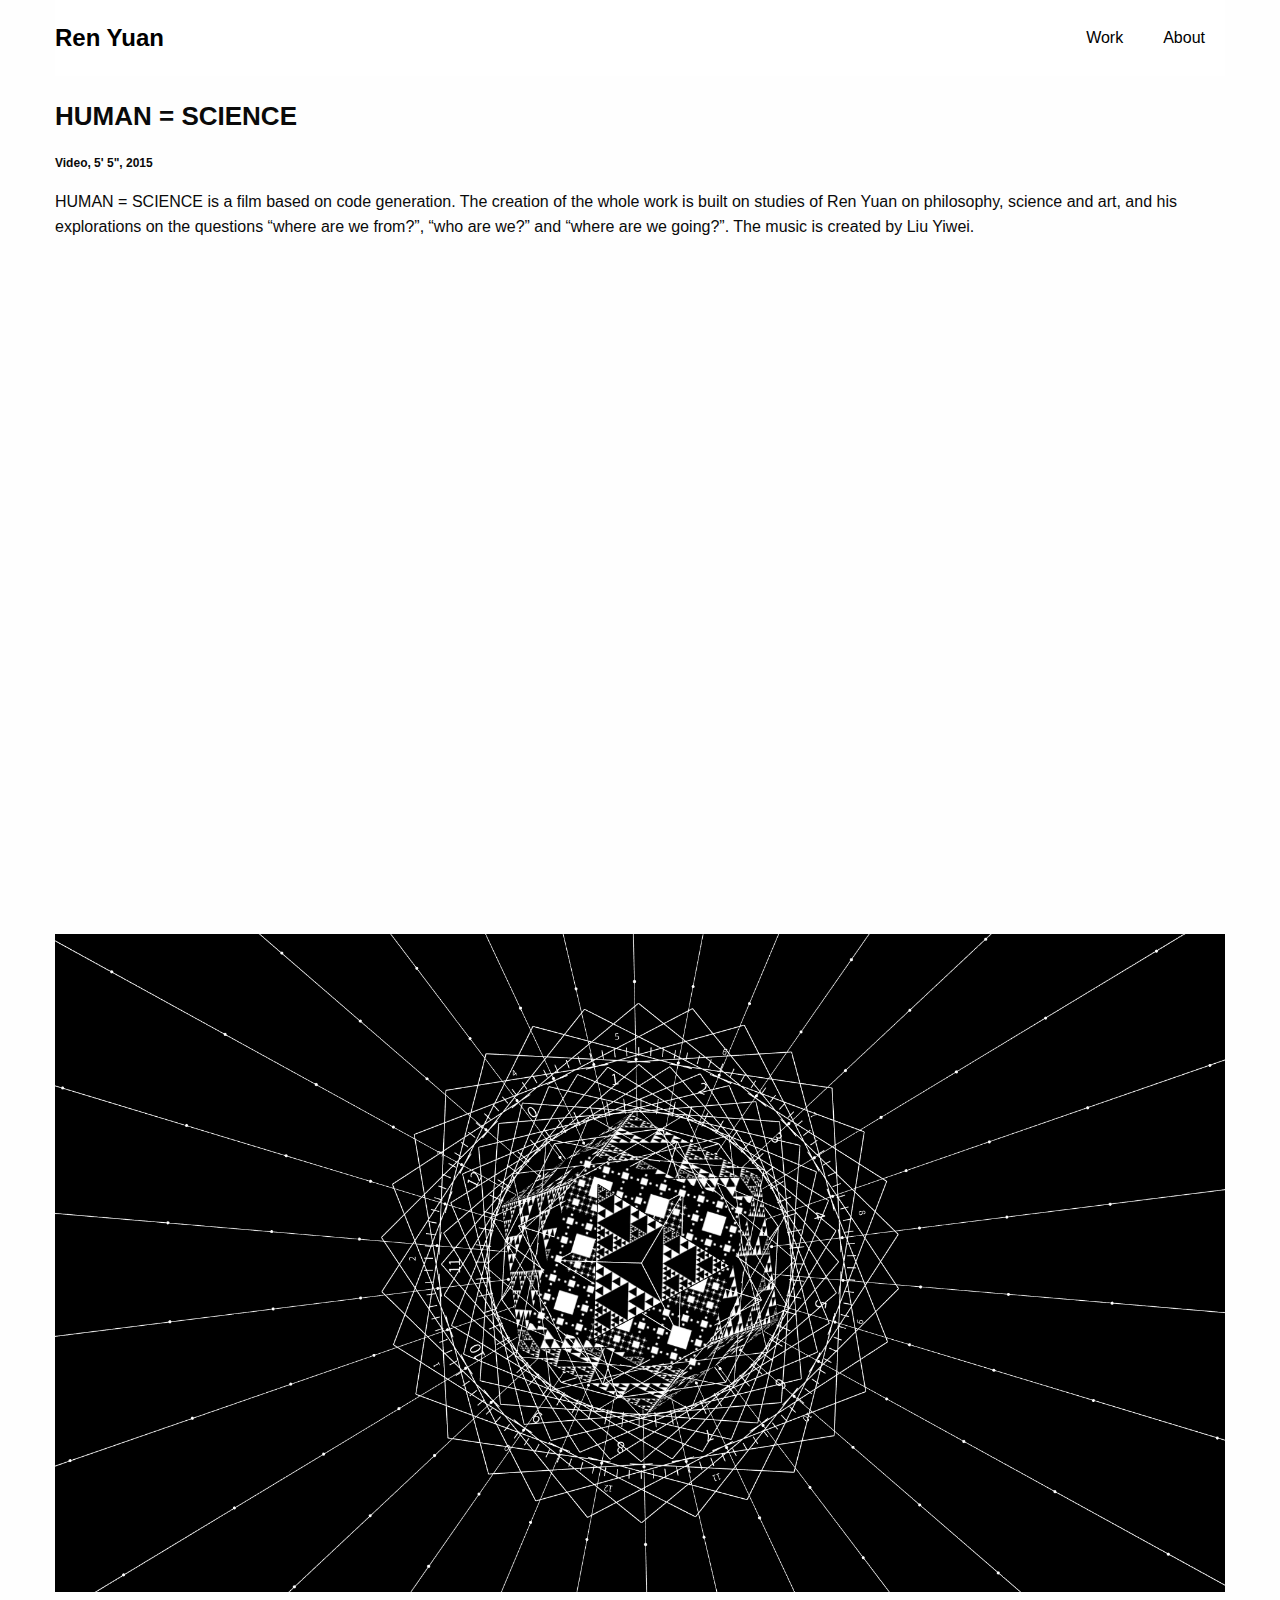
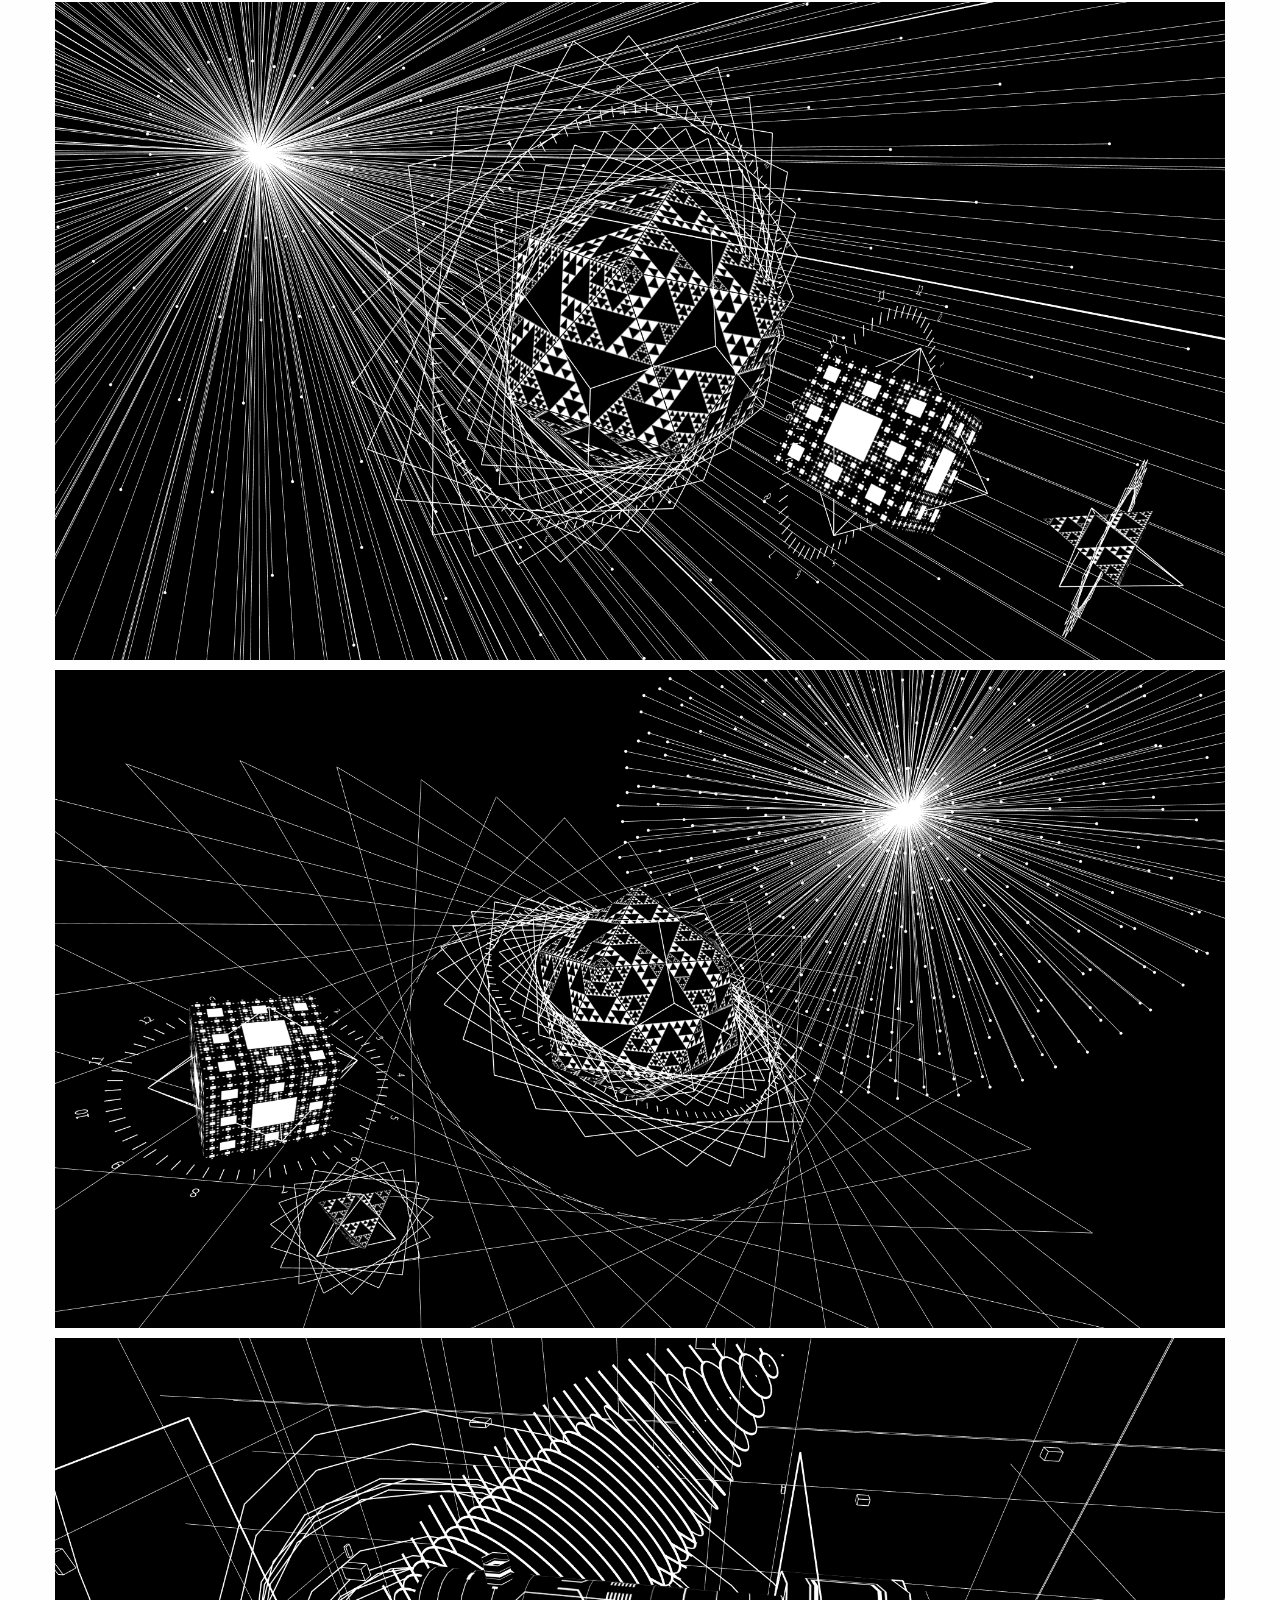
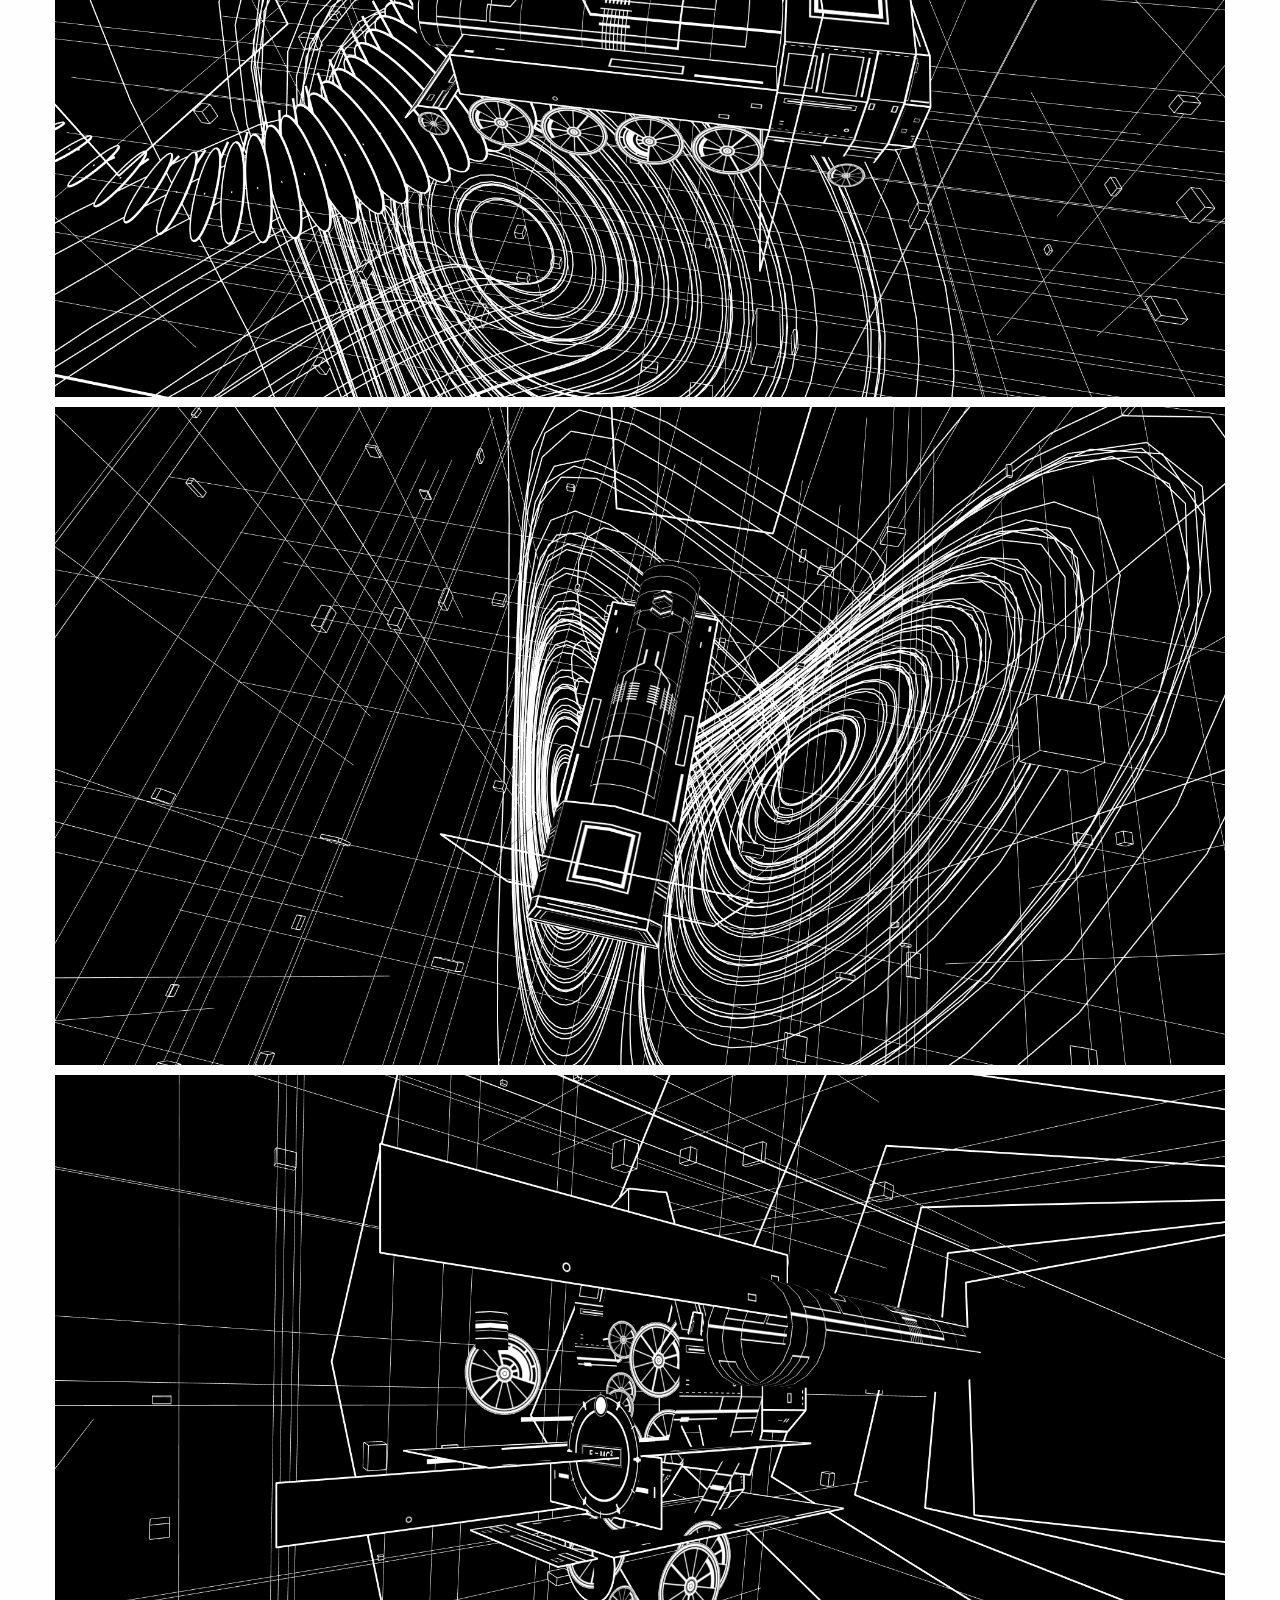
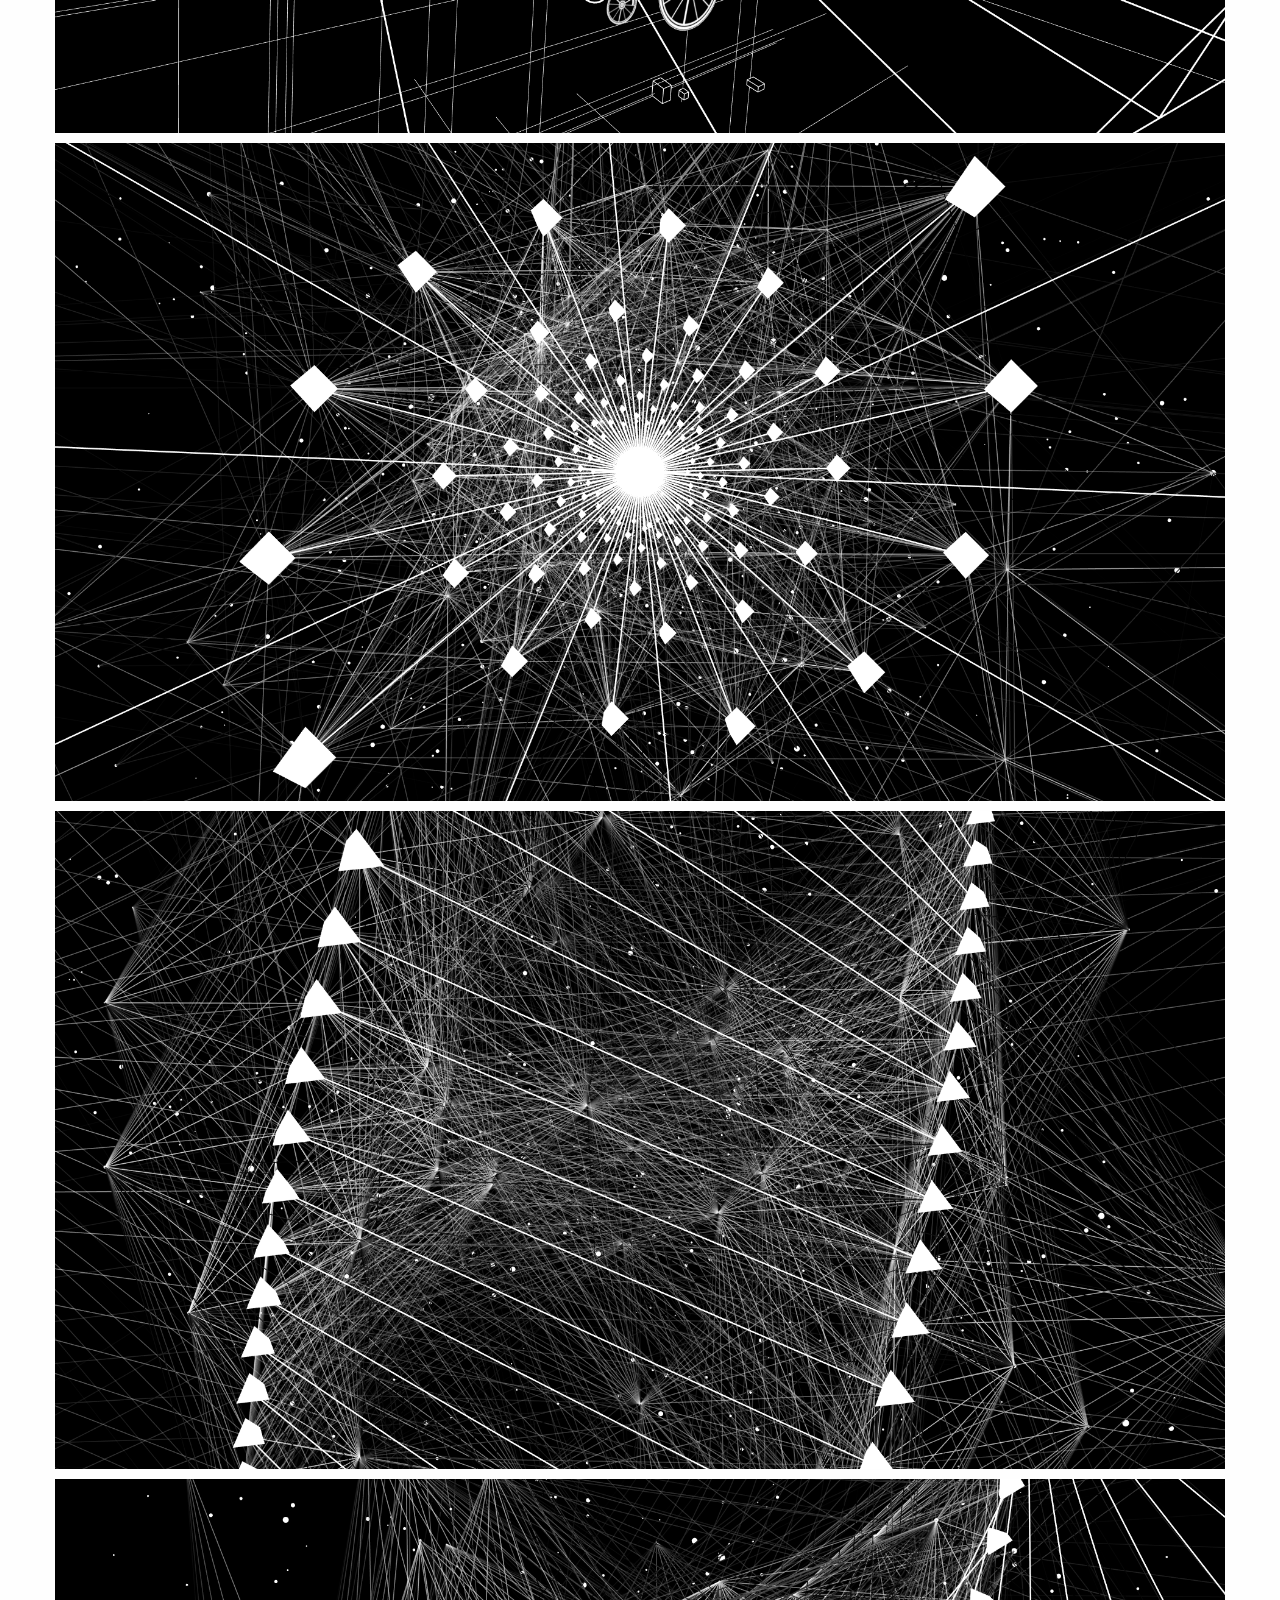
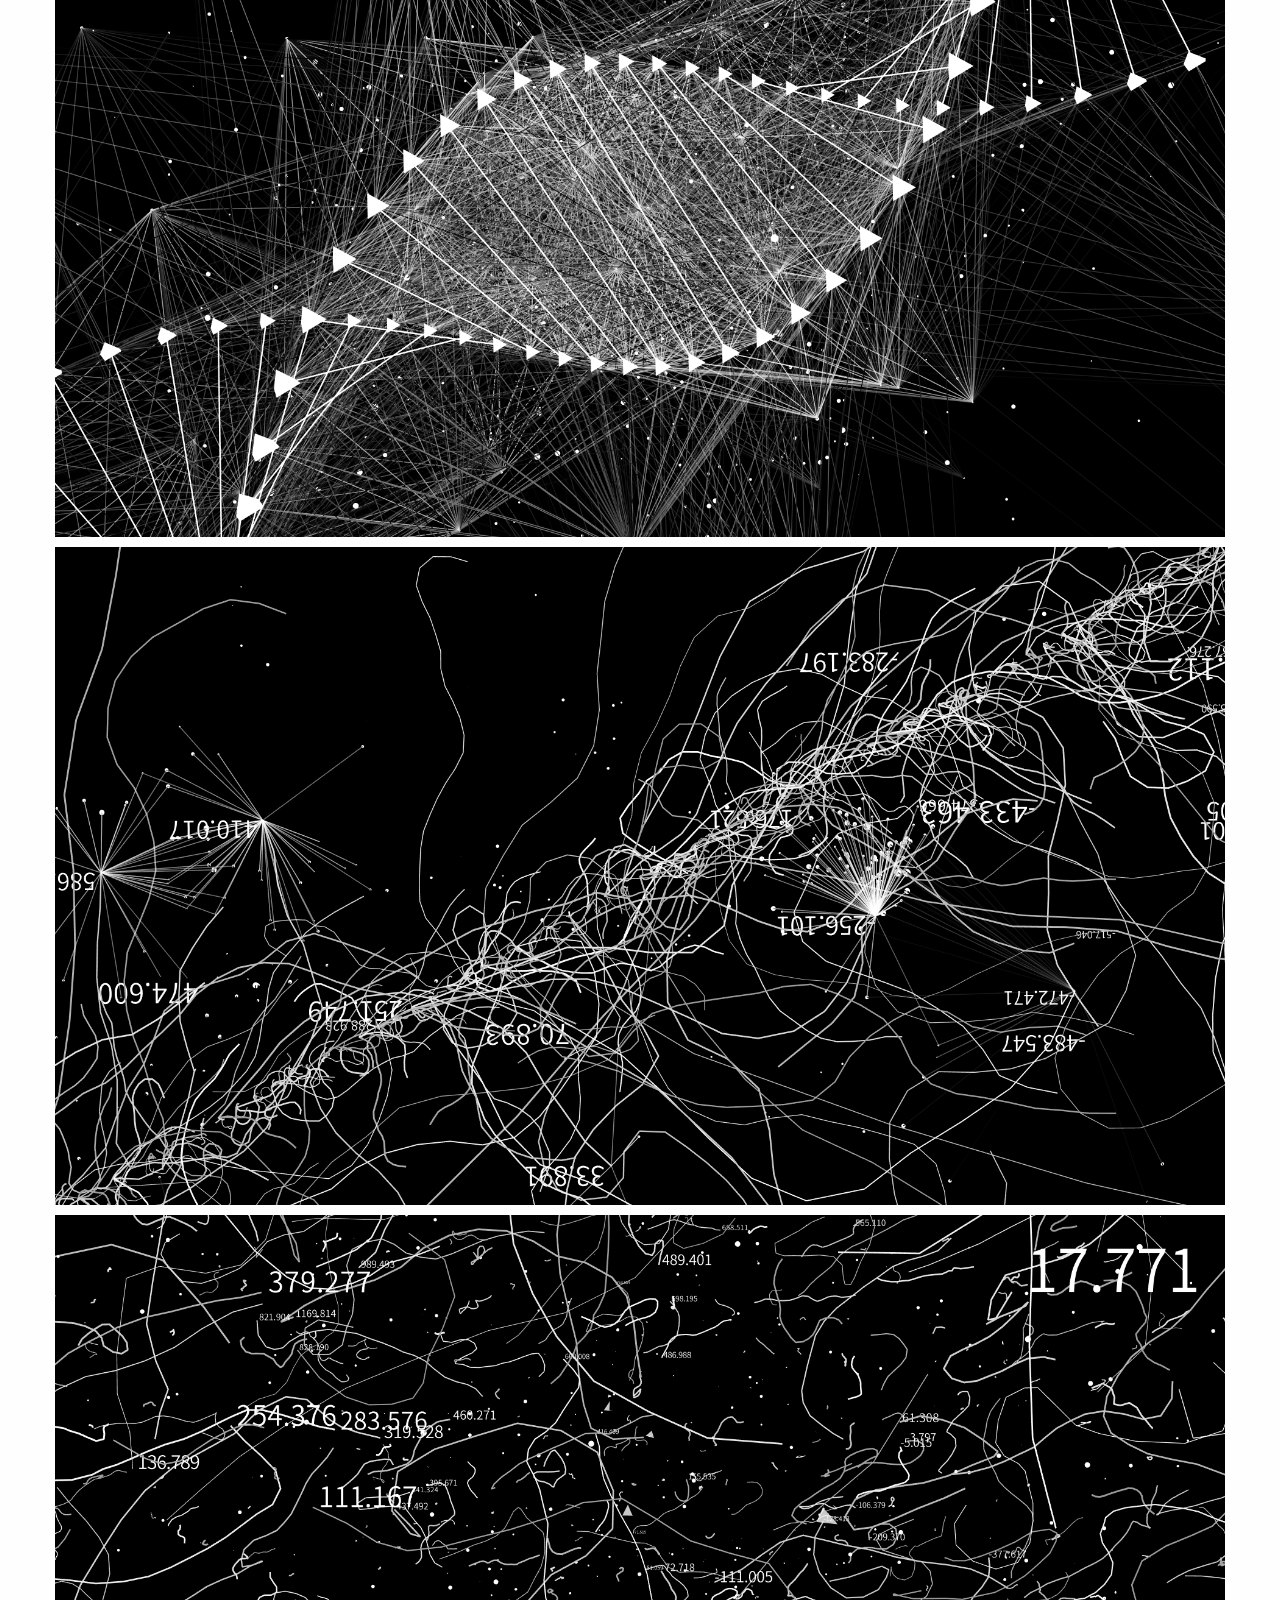
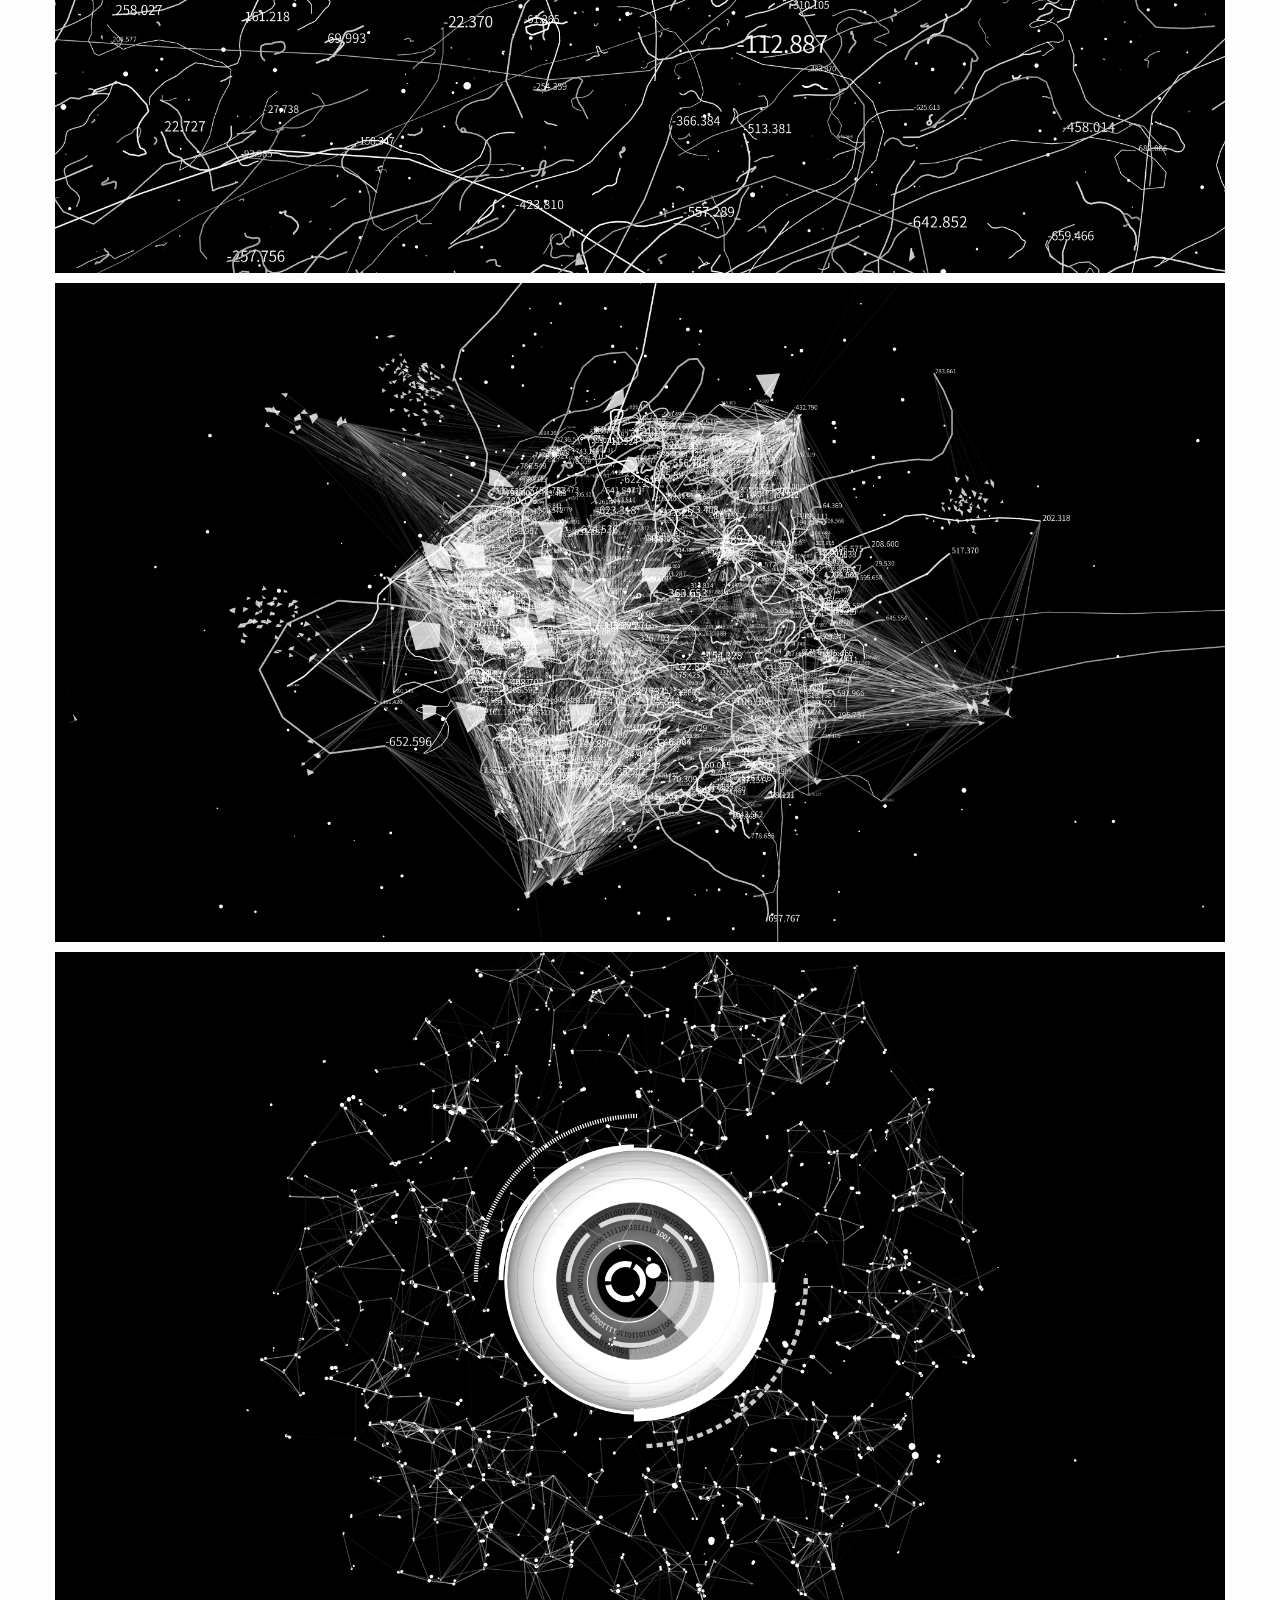
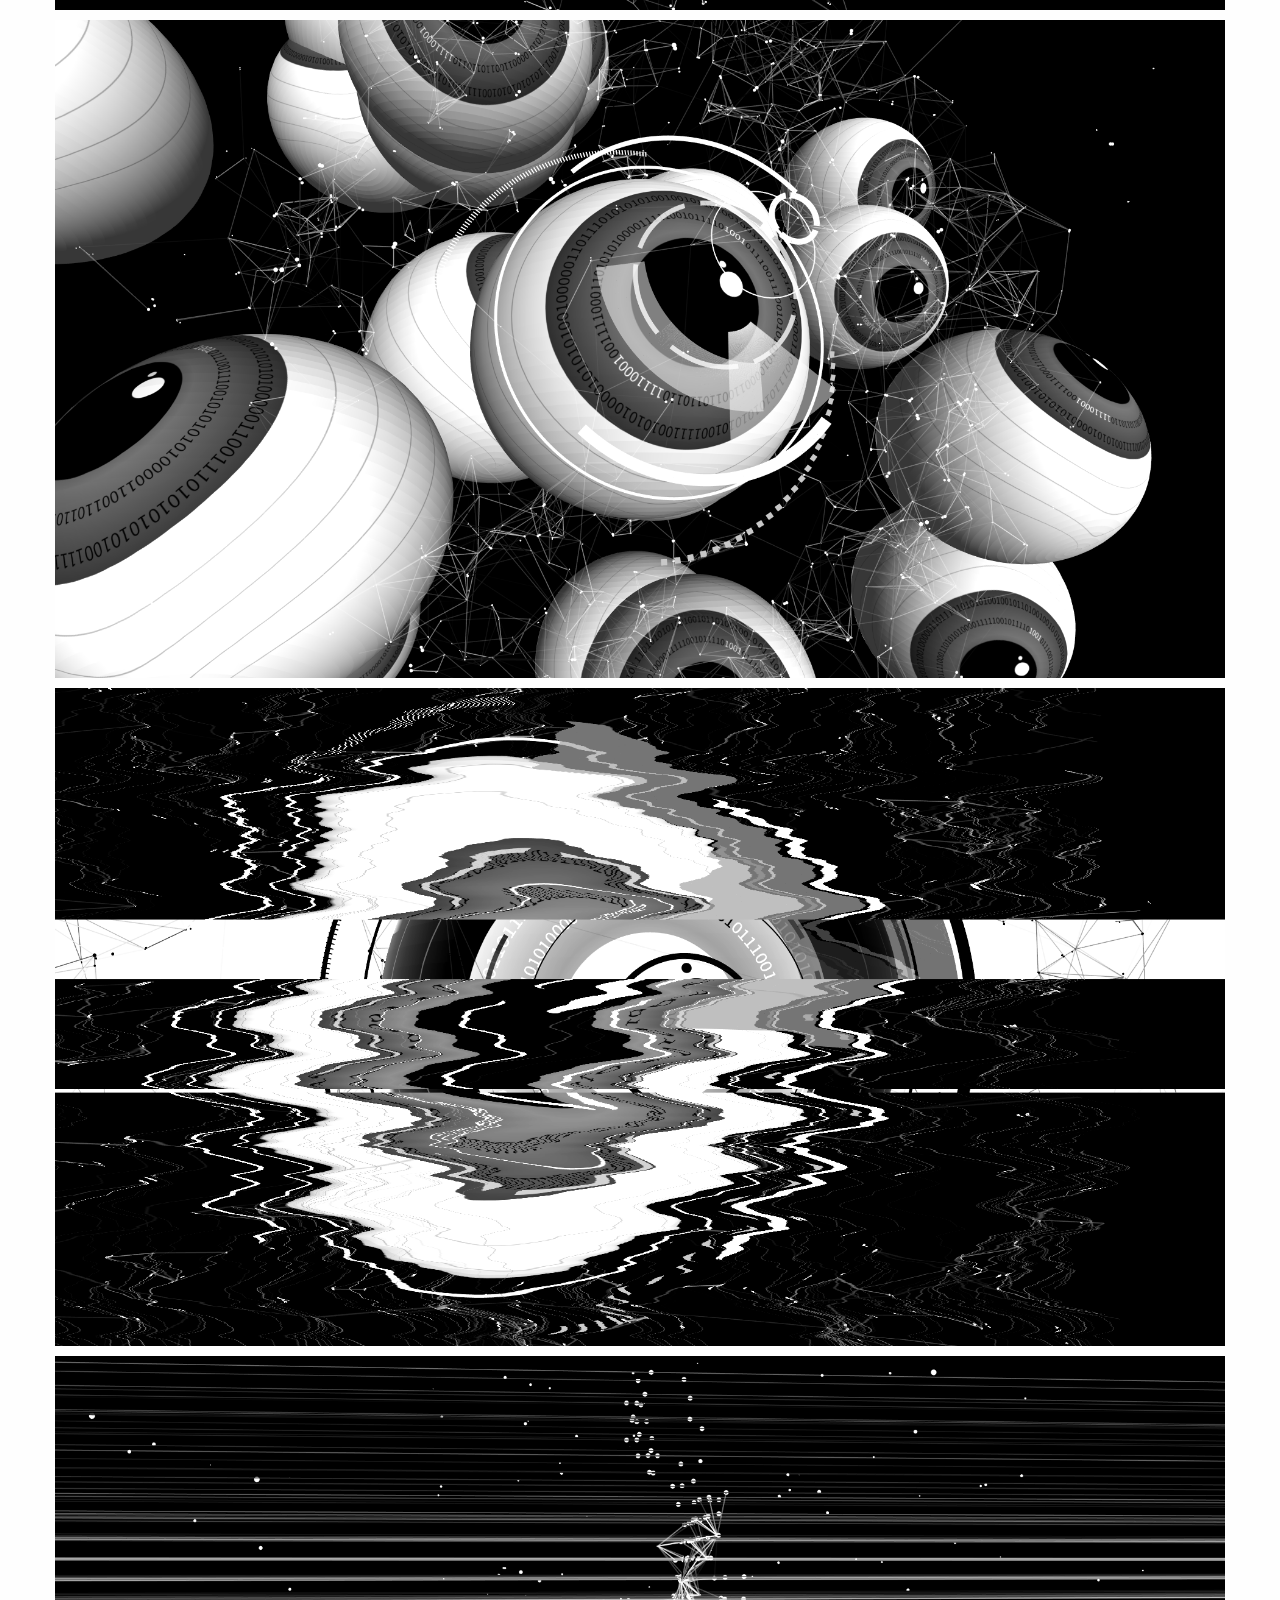
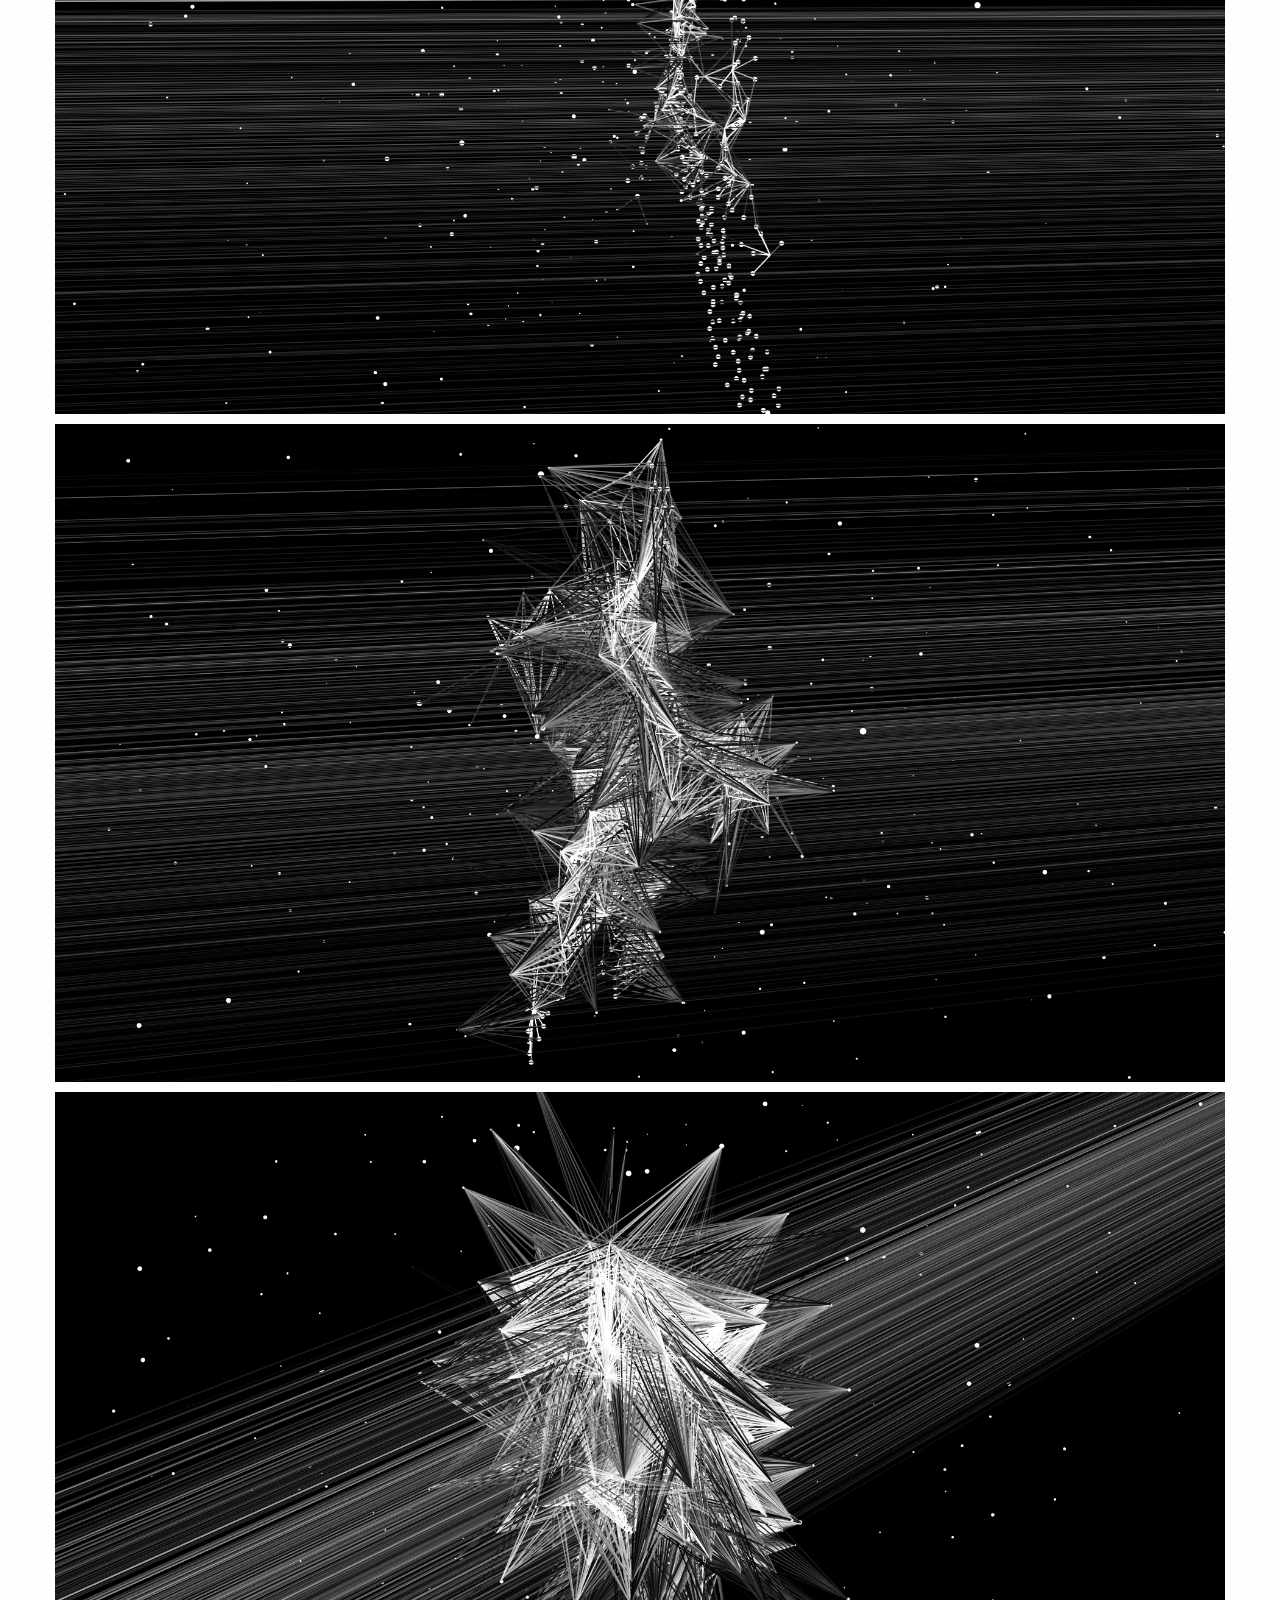
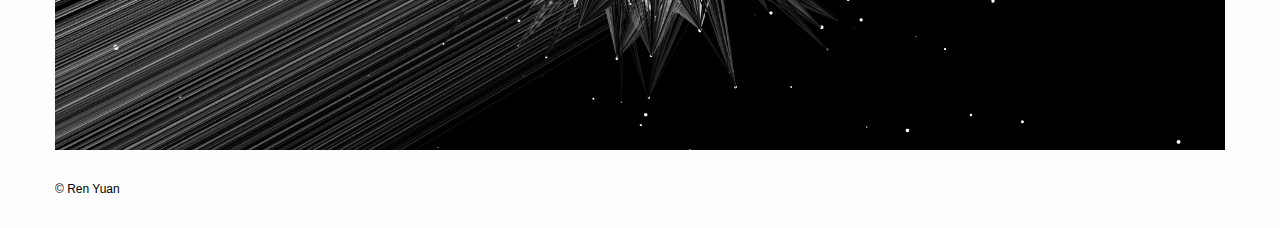
<file: human-science/index.html>
<!doctype html>
<html class="no-js" lang="en" dir="ltr">

<head>
    <meta charset="utf-8">
    <meta http-equiv="x-ua-compatible" content="ie=edge">
    <meta name="viewport" content="width=device-width, initial-scale=1, user-scalable=no, minimum-scale=1, maximum-scale=1">
    <link rel="shortcut icon" href="/favicon.ico" />
    <link rel="bookmark" href="/favicon.ico" />
    <link rel="stylesheet" href="/css/foundation.css">
    <link rel="stylesheet" href="/css/style.css">
    <title>Ren Yuan</title>
</head>

<body>
    <!-- navigation -->
    <div class="grid-container">
        <div class="title-bar">
            <div class="title-bar-left">
                <a class="title-bar-title" href="/">Ren Yuan</a>
            </div>
            <div class="title-bar-right">
                <ul class="menu align-right">
                    <li><a href="/">Work</a></li>
                    <li><a href="/about">About</a></li>
                </ul>
            </div>
        </div>
    </div>
    <!-- work -->
    <div class="grid-container">
        <p class="work-title">HUMAN = SCIENCE</p>
        <p class="work-label">Video, 5' 5", 2015</p>
        <p class="work-text">HUMAN = SCIENCE is a film based on code generation. The creation of the whole work is built on studies of Ren Yuan on philosophy, science and art, and his explorations on the questions “where are we from?”, “who are we?” and “where are we going?”. The music is created by Liu Yiwei.</p>
        <div style="padding:56.25% 0 0 0;position:relative;"><iframe src="https://player.vimeo.com/video/146608112?title=0&byline=0&portrait=0" style="position:absolute;top:0;left:0;width:100%;height:100%;" frameborder="0" webkitallowfullscreen="" mozallowfullscreen="" allowfullscreen=""></iframe></div>
        <img class="work-image" src="./01.png">
        <img class="work-image" src="./02.png">
        <img class="work-image" src="./03.png">
        <img class="work-image" src="./04.png">
        <img class="work-image" src="./05.png">
        <img class="work-image" src="./06.png">
        <img class="work-image" src="./07.png">
        <img class="work-image" src="./08.png">
        <img class="work-image" src="./09.png">
        <img class="work-image" src="./10.png">
        <img class="work-image" src="./11.png">
        <img class="work-image" src="./12.png">
        <img class="work-image" src="./13.png">
        <img class="work-image" src="./14.png">
        <img class="work-image" src="./15.png">
        <img class="work-image" src="./16.png">
        <img class="work-image" src="./17.png">
        <img class="work-image" src="./18.png">
    </div>
    <!-- copyright -->
    <div class="grid-container">
        <div class="copyright">
            <a href="/">© Ren Yuan</a>
        </div>
    </div>
</body>

</html>
</file>
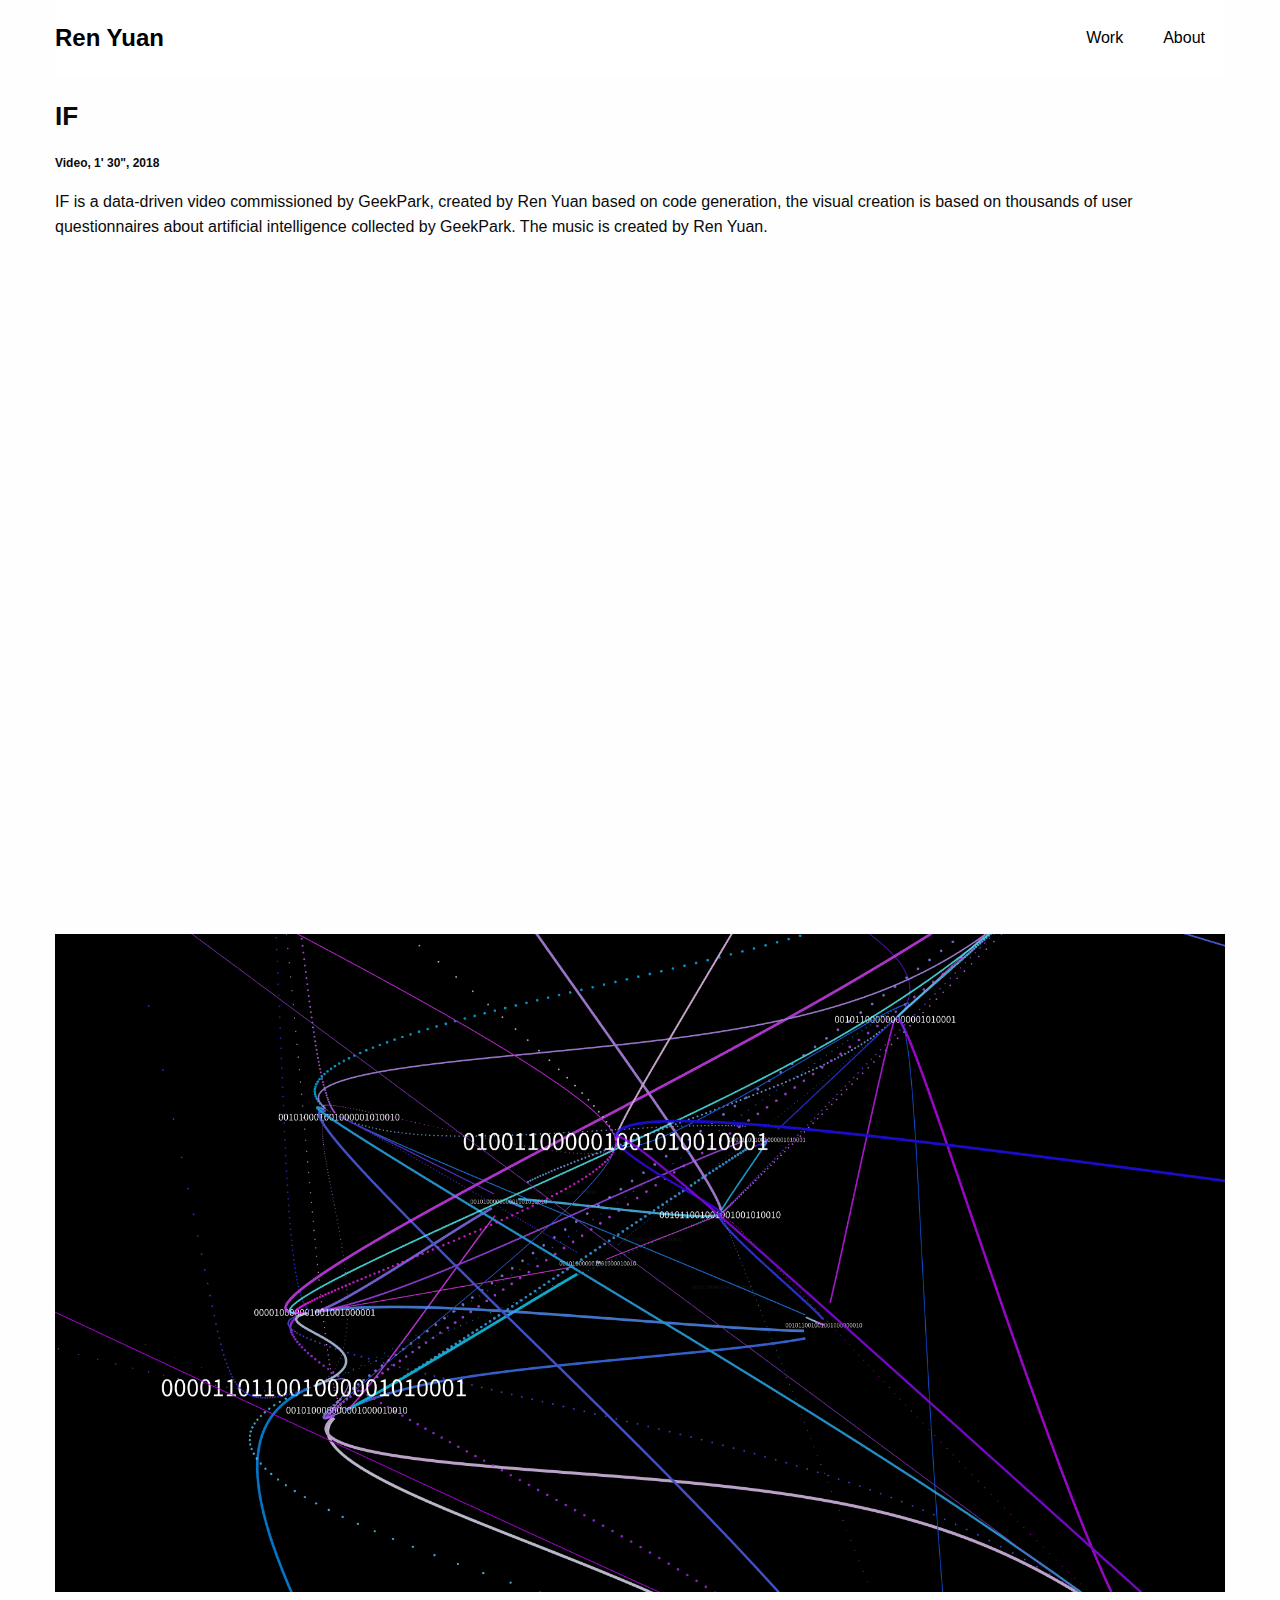
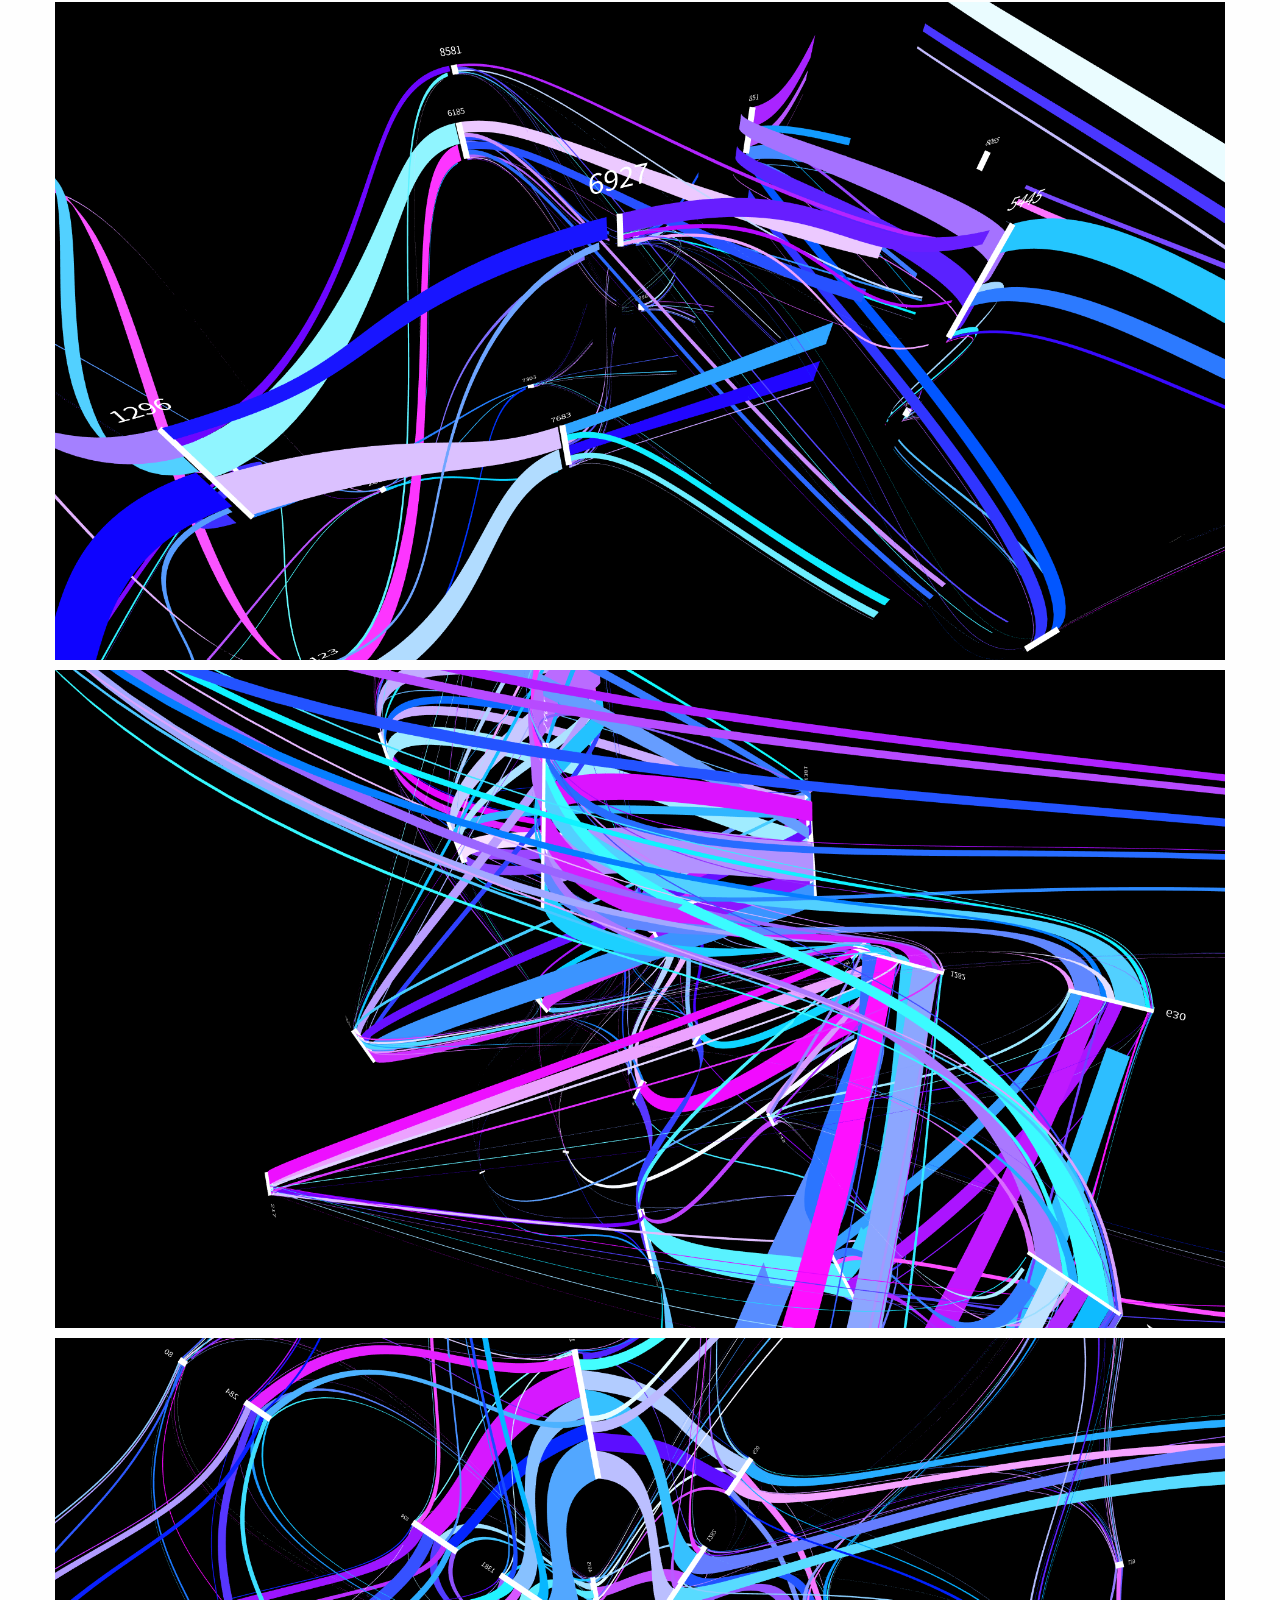
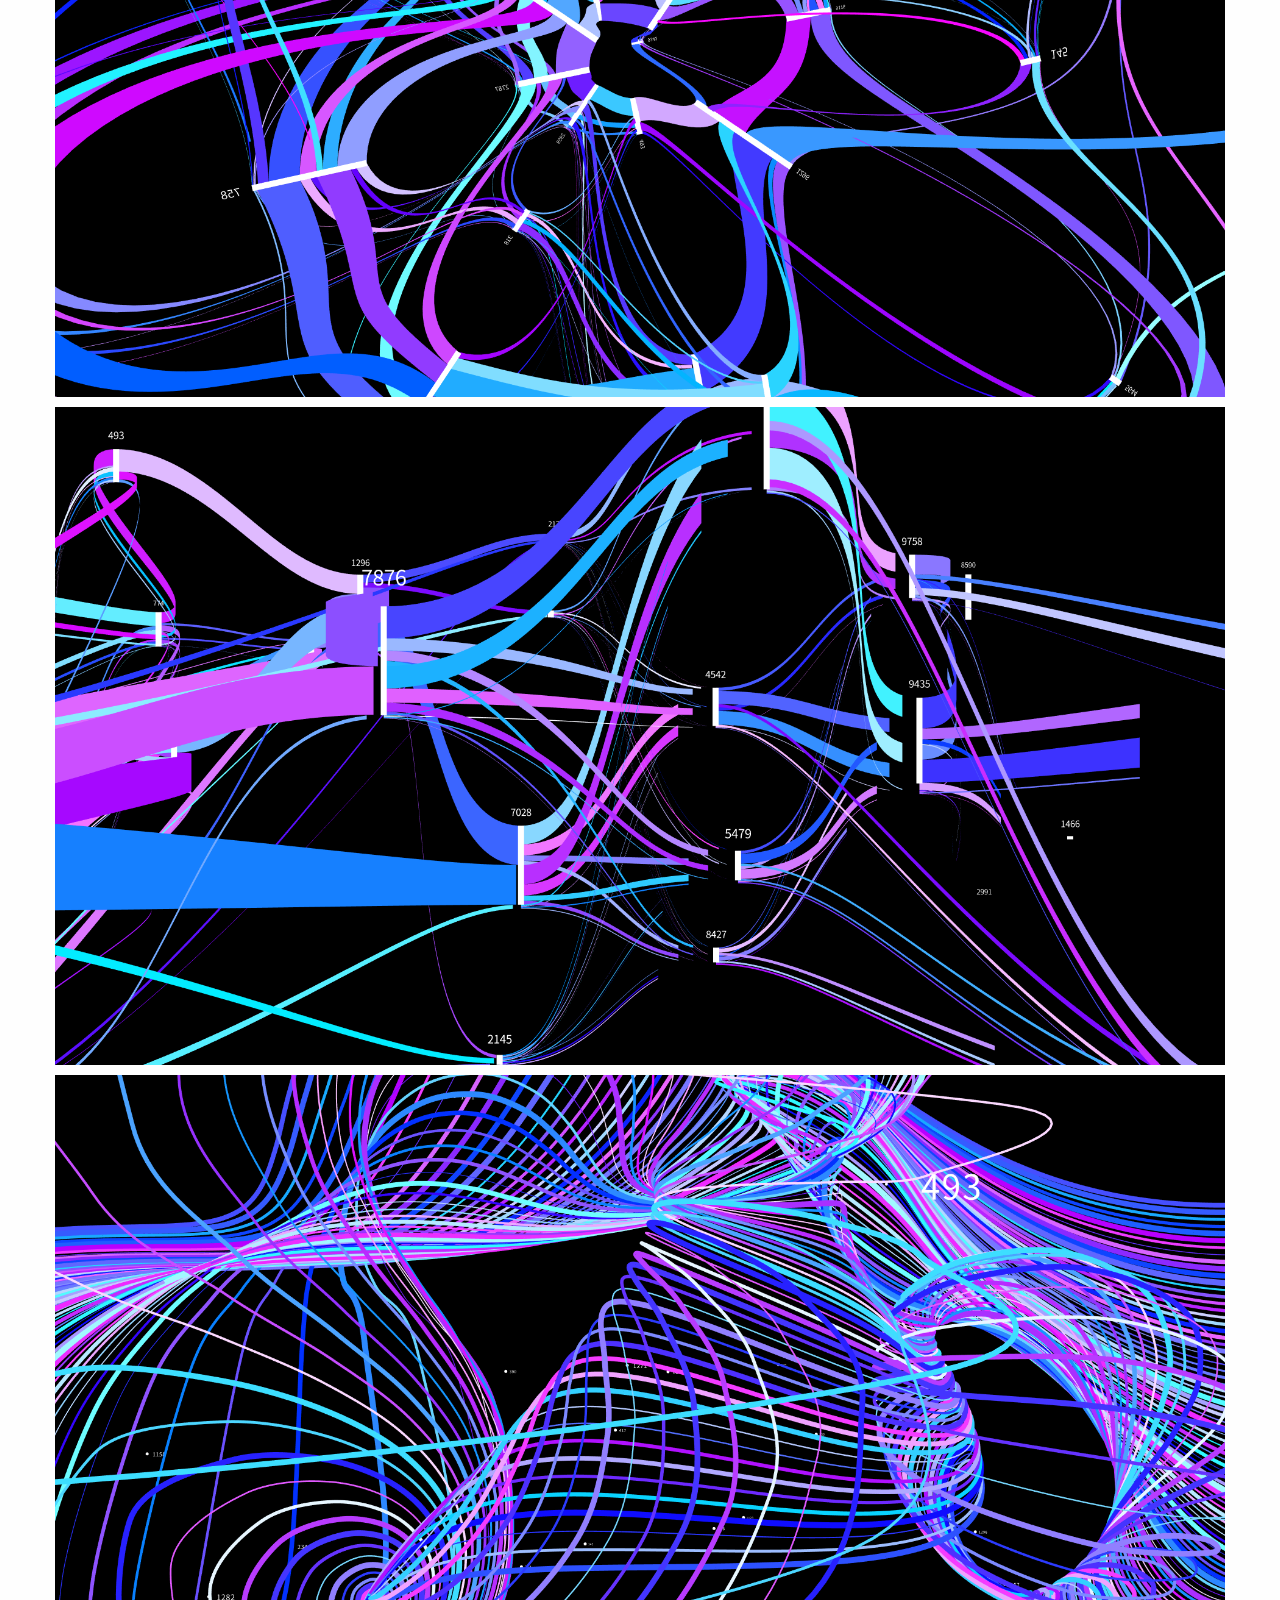
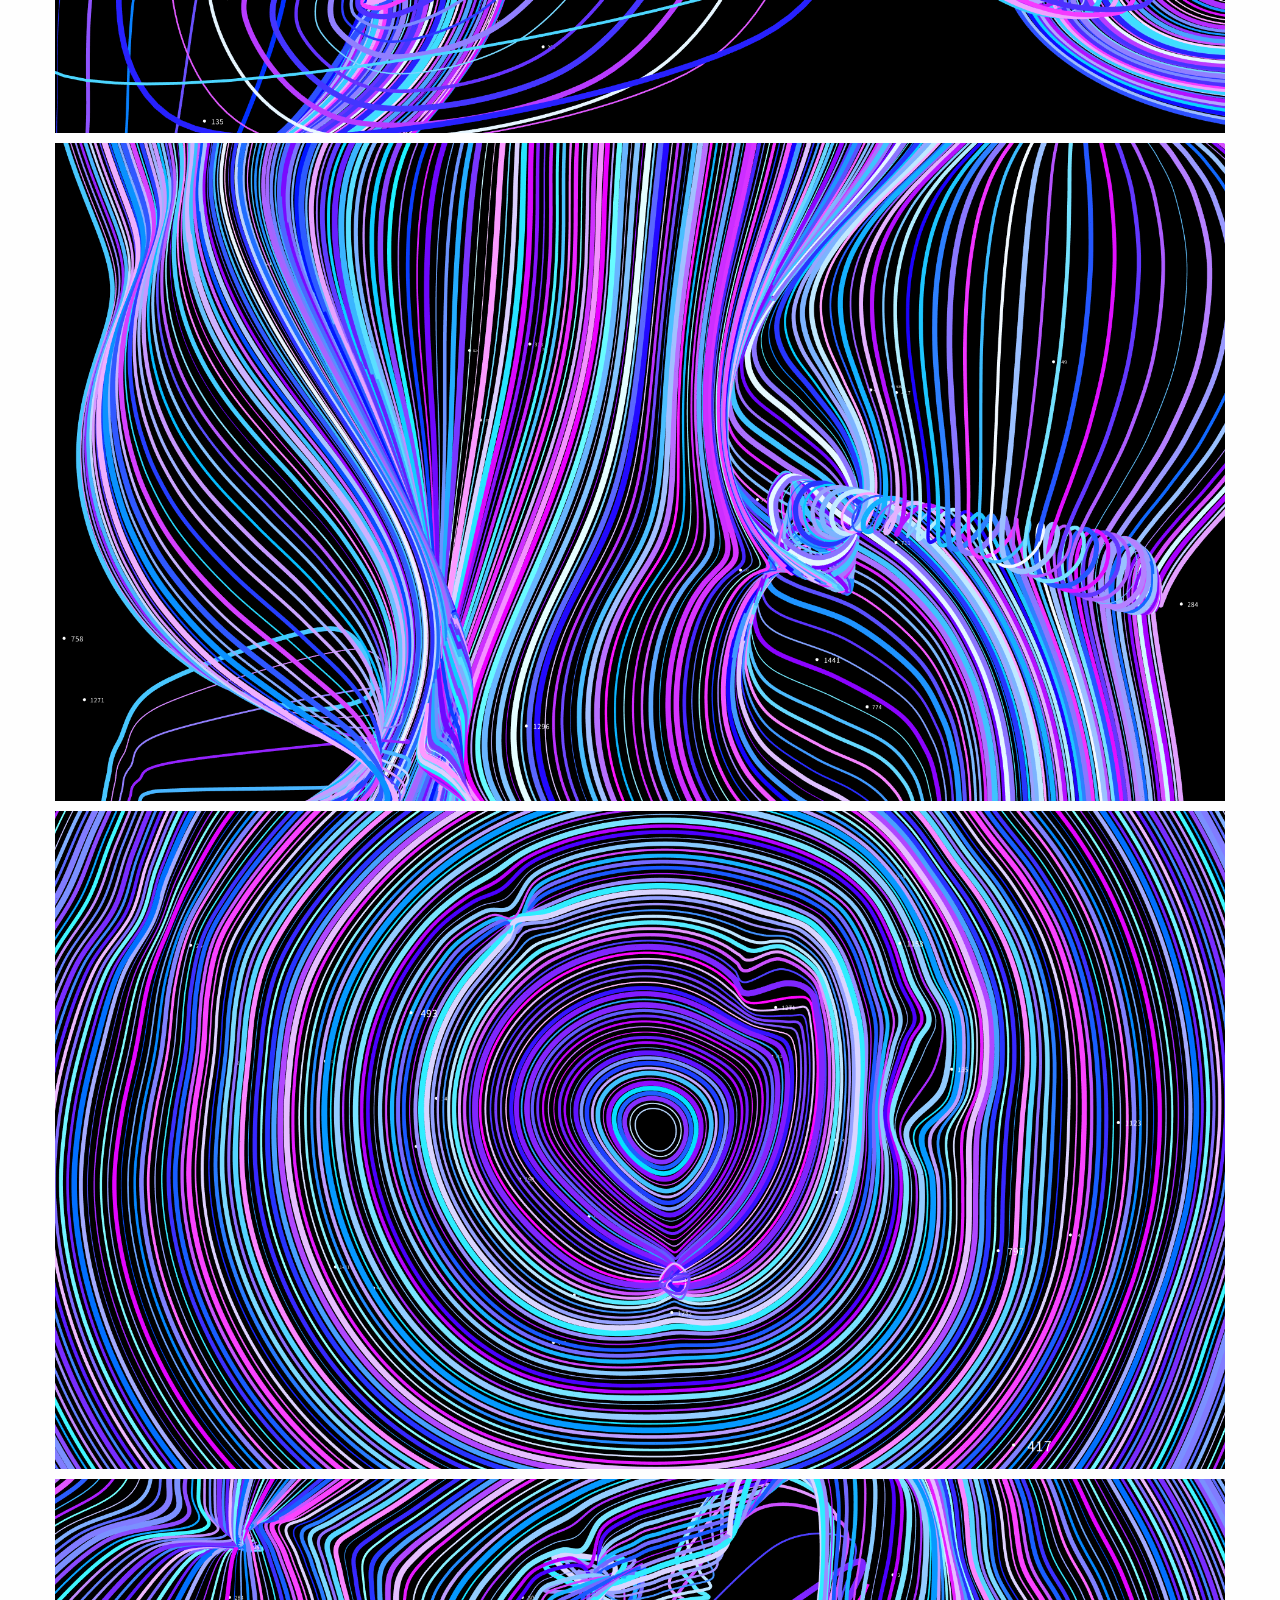
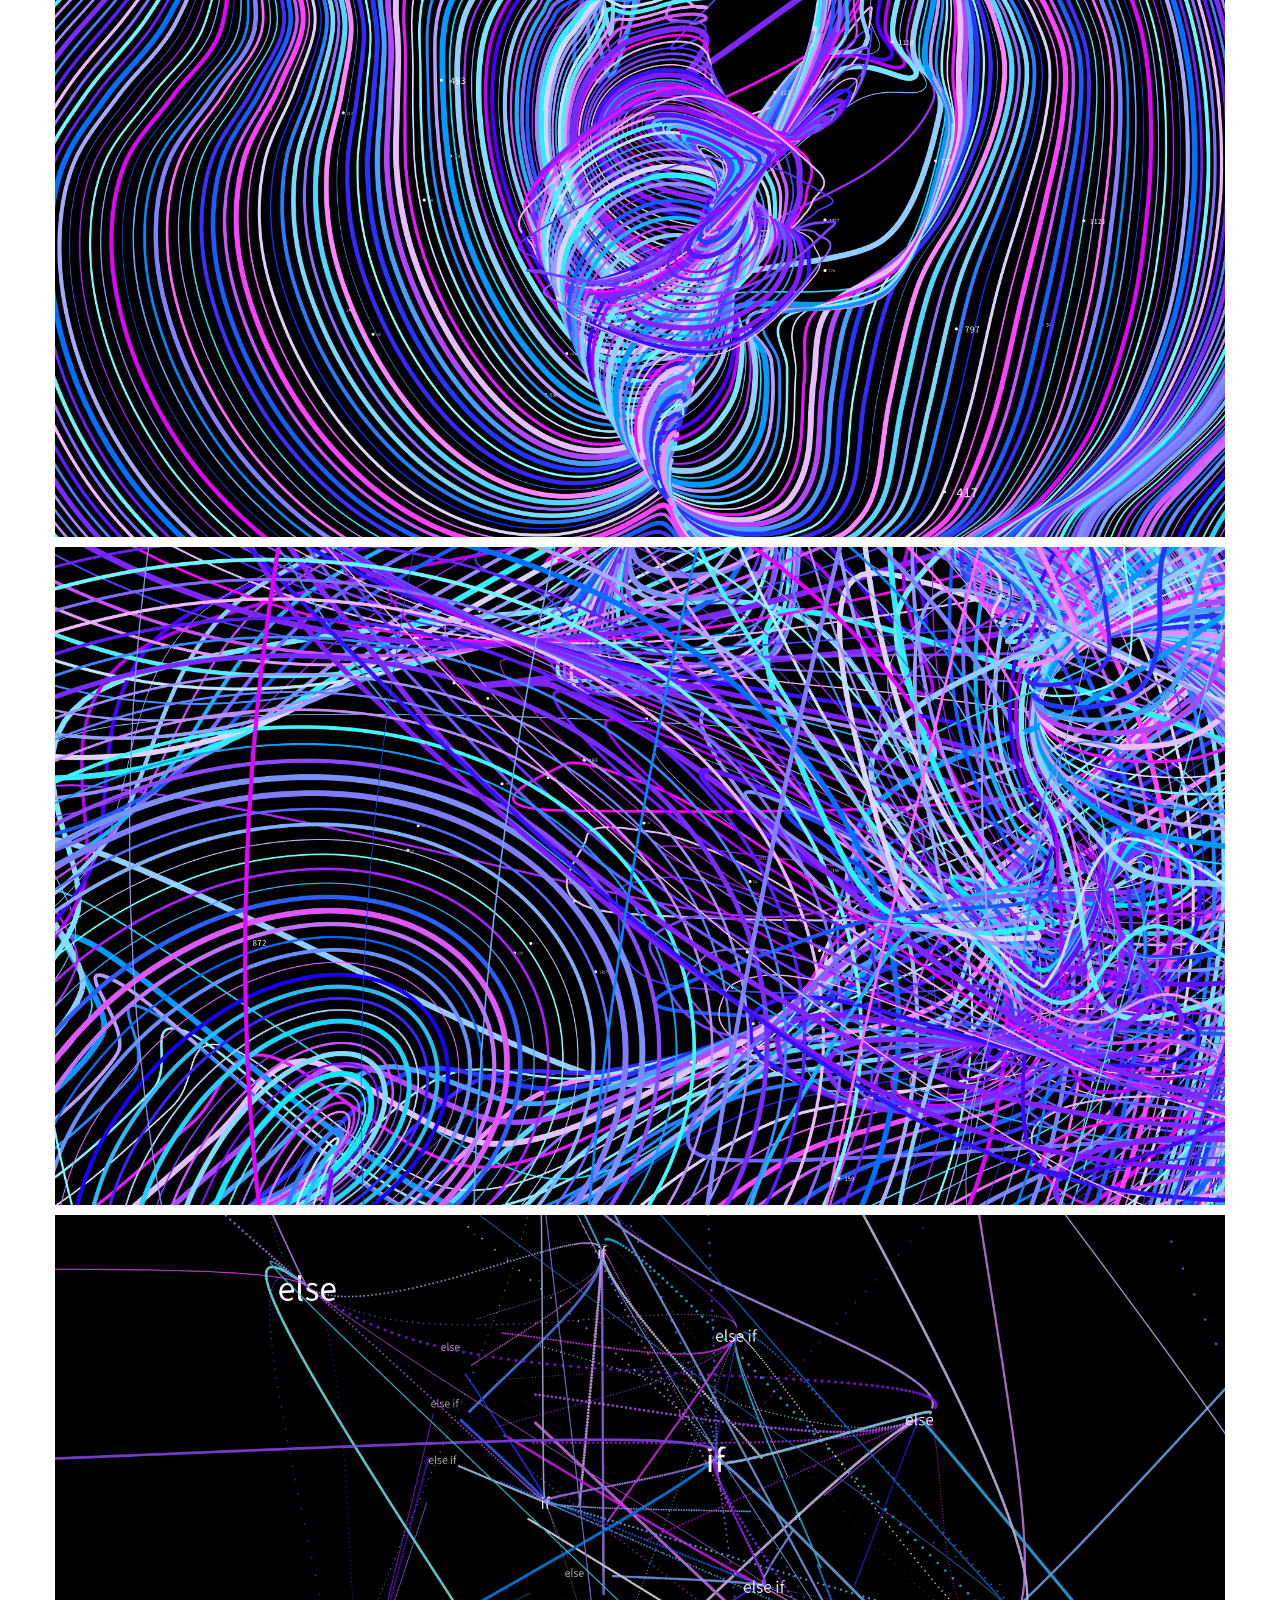
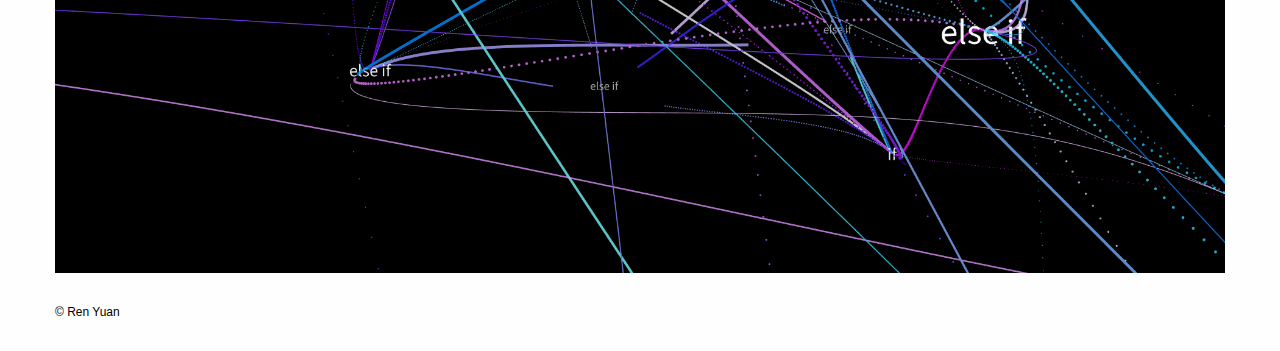
<file: if/index.html>
<!doctype html>
<html class="no-js" lang="en" dir="ltr">

<head>
    <meta charset="utf-8">
    <meta http-equiv="x-ua-compatible" content="ie=edge">
    <meta name="viewport" content="width=device-width, initial-scale=1, user-scalable=no, minimum-scale=1, maximum-scale=1">
    <link rel="shortcut icon" href="/favicon.ico" />
    <link rel="bookmark" href="/favicon.ico" />
    <link rel="stylesheet" href="/css/foundation.css">
    <link rel="stylesheet" href="/css/style.css">
    <title>Ren Yuan</title>
</head>

<body>
    <!-- navigation -->
    <div class="grid-container">
        <div class="title-bar">
            <div class="title-bar-left">
                <a class="title-bar-title" href="/">Ren Yuan</a>
            </div>
            <div class="title-bar-right">
                <ul class="menu align-right">
                    <li><a href="/">Work</a></li>
                    <li><a href="/about">About</a></li>
                </ul>
            </div>
        </div>
    </div>
    <!-- work -->
    <div class="grid-container">
        <p class="work-title">IF</p>
        <p class="work-label">Video, 1' 30", 2018</p>
        <p class="work-text">IF is a data-driven video commissioned by GeekPark, created by Ren Yuan based on code generation, the visual creation is based on thousands of user questionnaires about artificial intelligence collected by GeekPark. The music is created by Ren Yuan.</p>
        <div style="padding:56.25% 0 0 0;position:relative;"><iframe src="https://player.vimeo.com/video/278759181?title=0&byline=0&portrait=0" style="position:absolute;top:0;left:0;width:100%;height:100%;" frameborder="0" webkitallowfullscreen="" mozallowfullscreen="" allowfullscreen=""></iframe></div>
        <img class="work-image" src="./01.png">
        <img class="work-image" src="./02.png">
        <img class="work-image" src="./03.png">
        <img class="work-image" src="./04.png">
        <img class="work-image" src="./05.png">
        <img class="work-image" src="./06.png">
        <img class="work-image" src="./07.png">
        <img class="work-image" src="./08.png">
        <img class="work-image" src="./09.png">
        <img class="work-image" src="./10.png">
        <img class="work-image" src="./11.png">
    </div>
    <!-- copyright -->
    <div class="grid-container">
        <div class="copyright">
            <a href="/">© Ren Yuan</a>
        </div>
    </div>
</body>

</html>
</file>
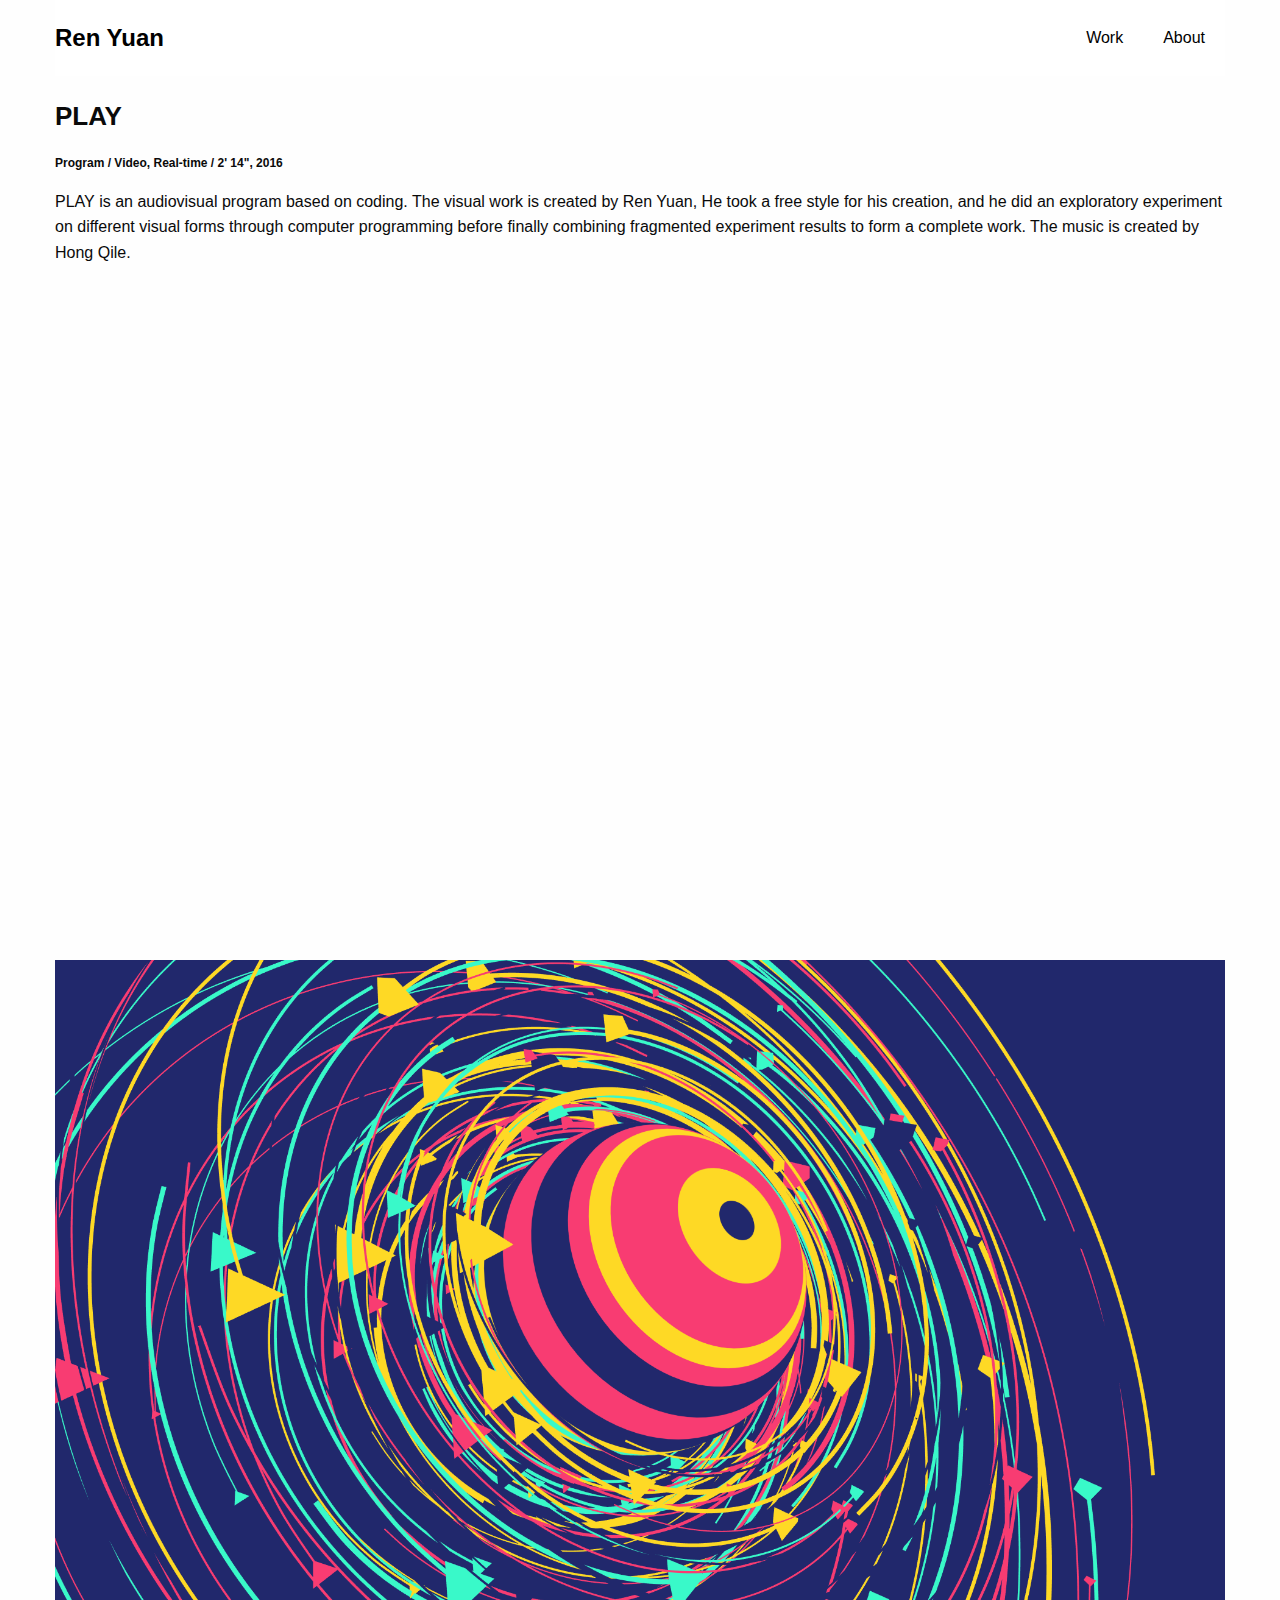
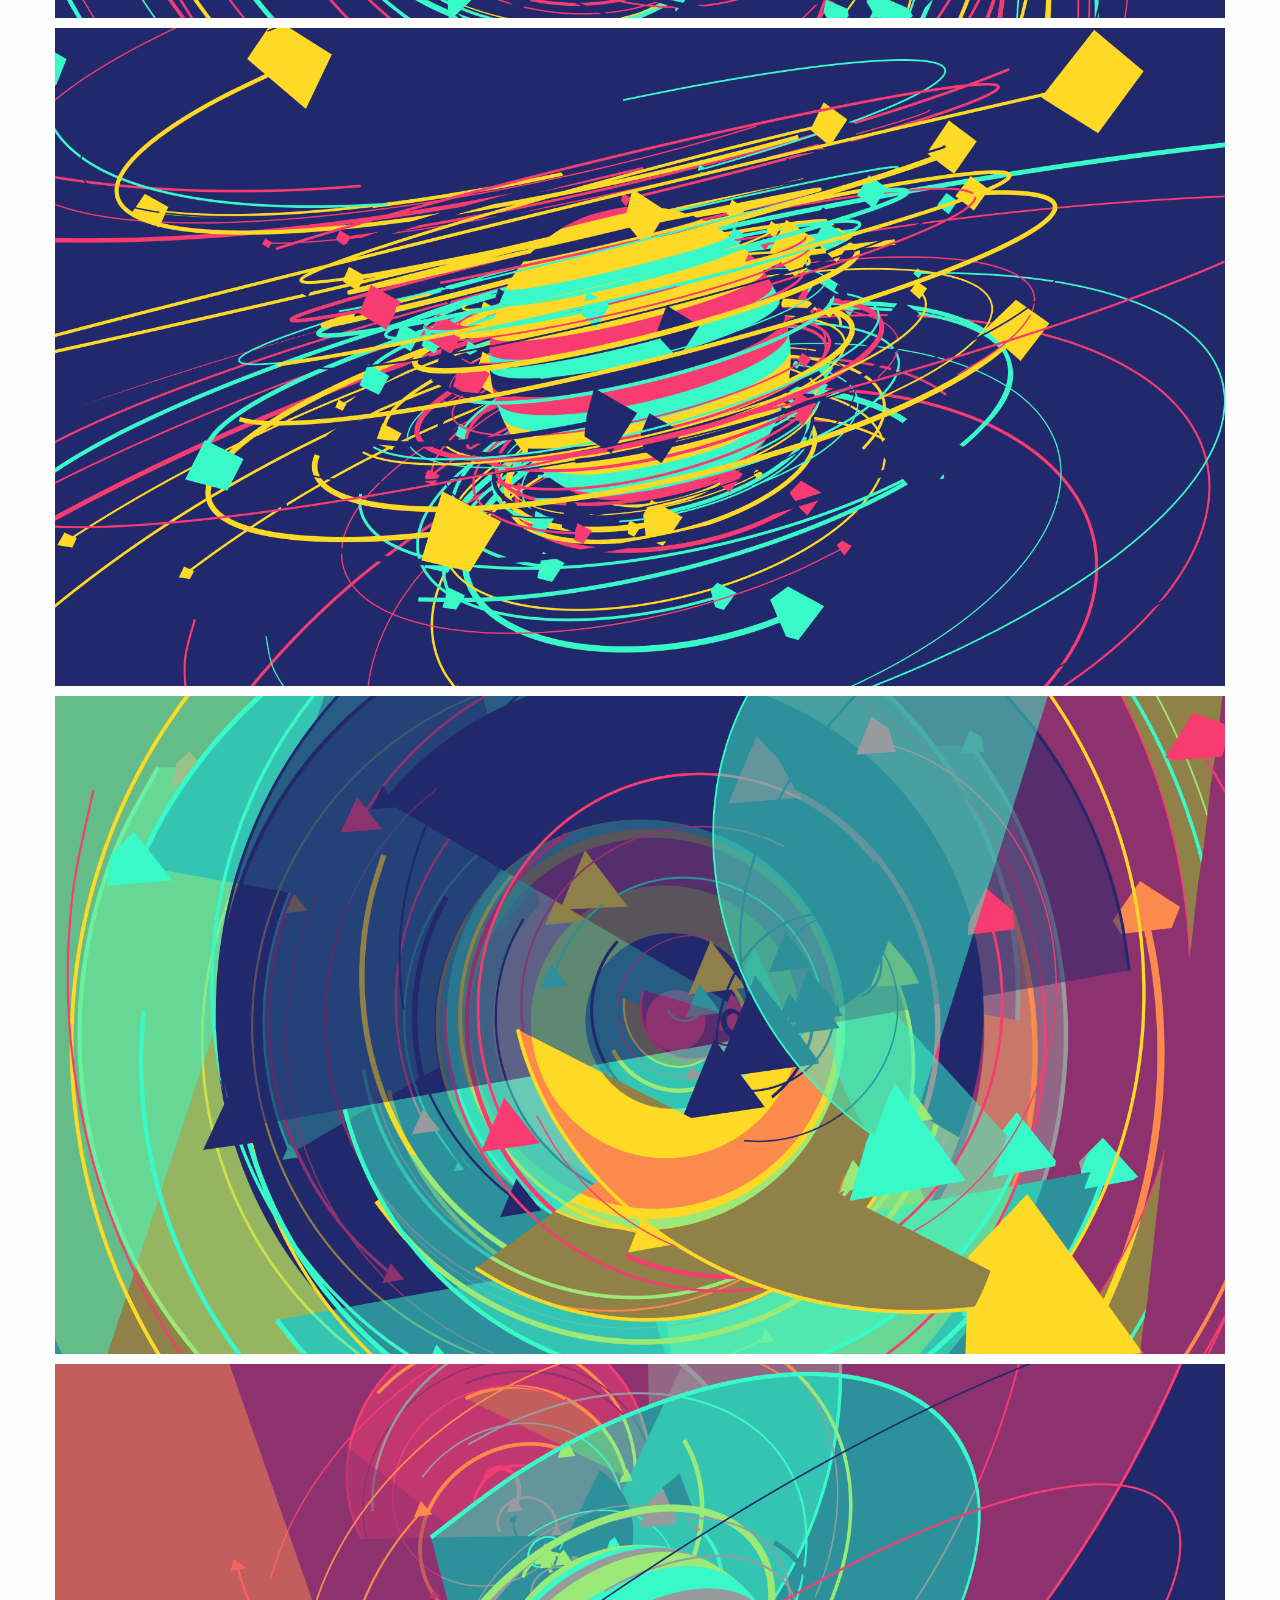
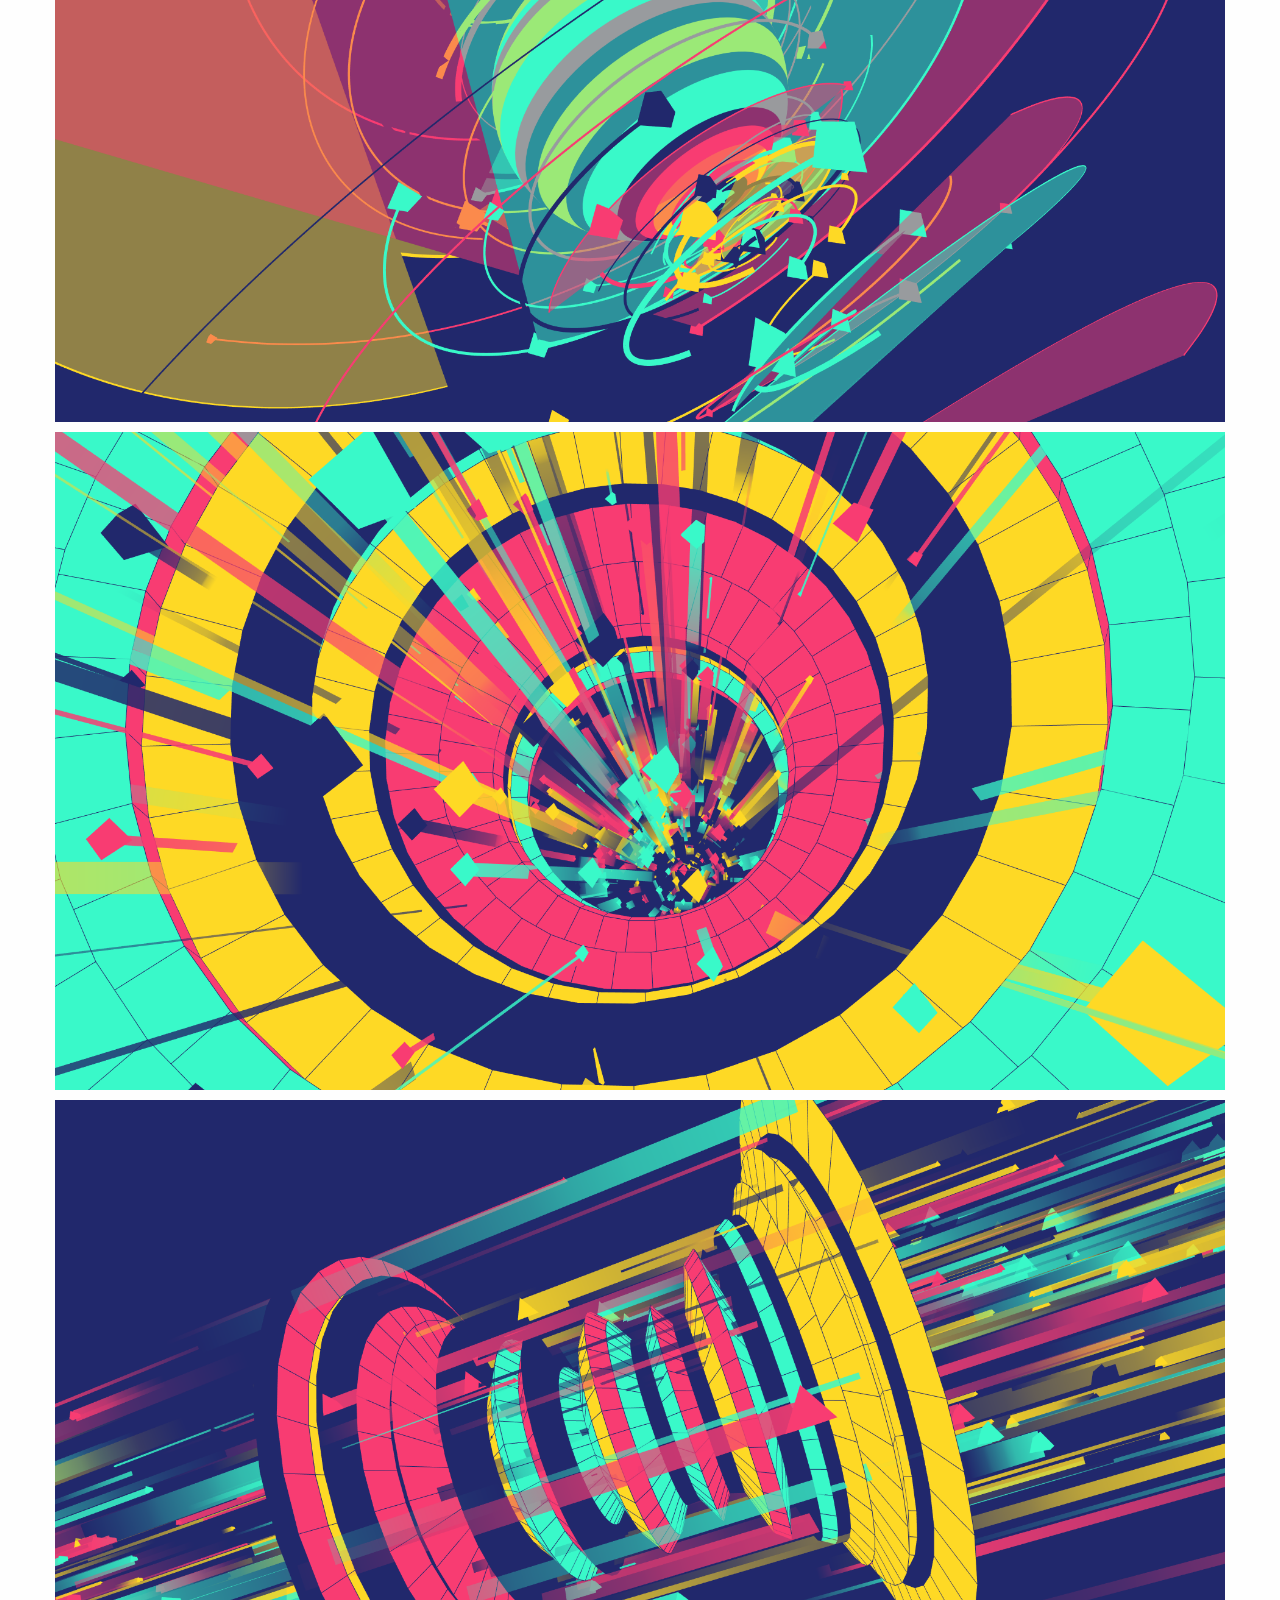
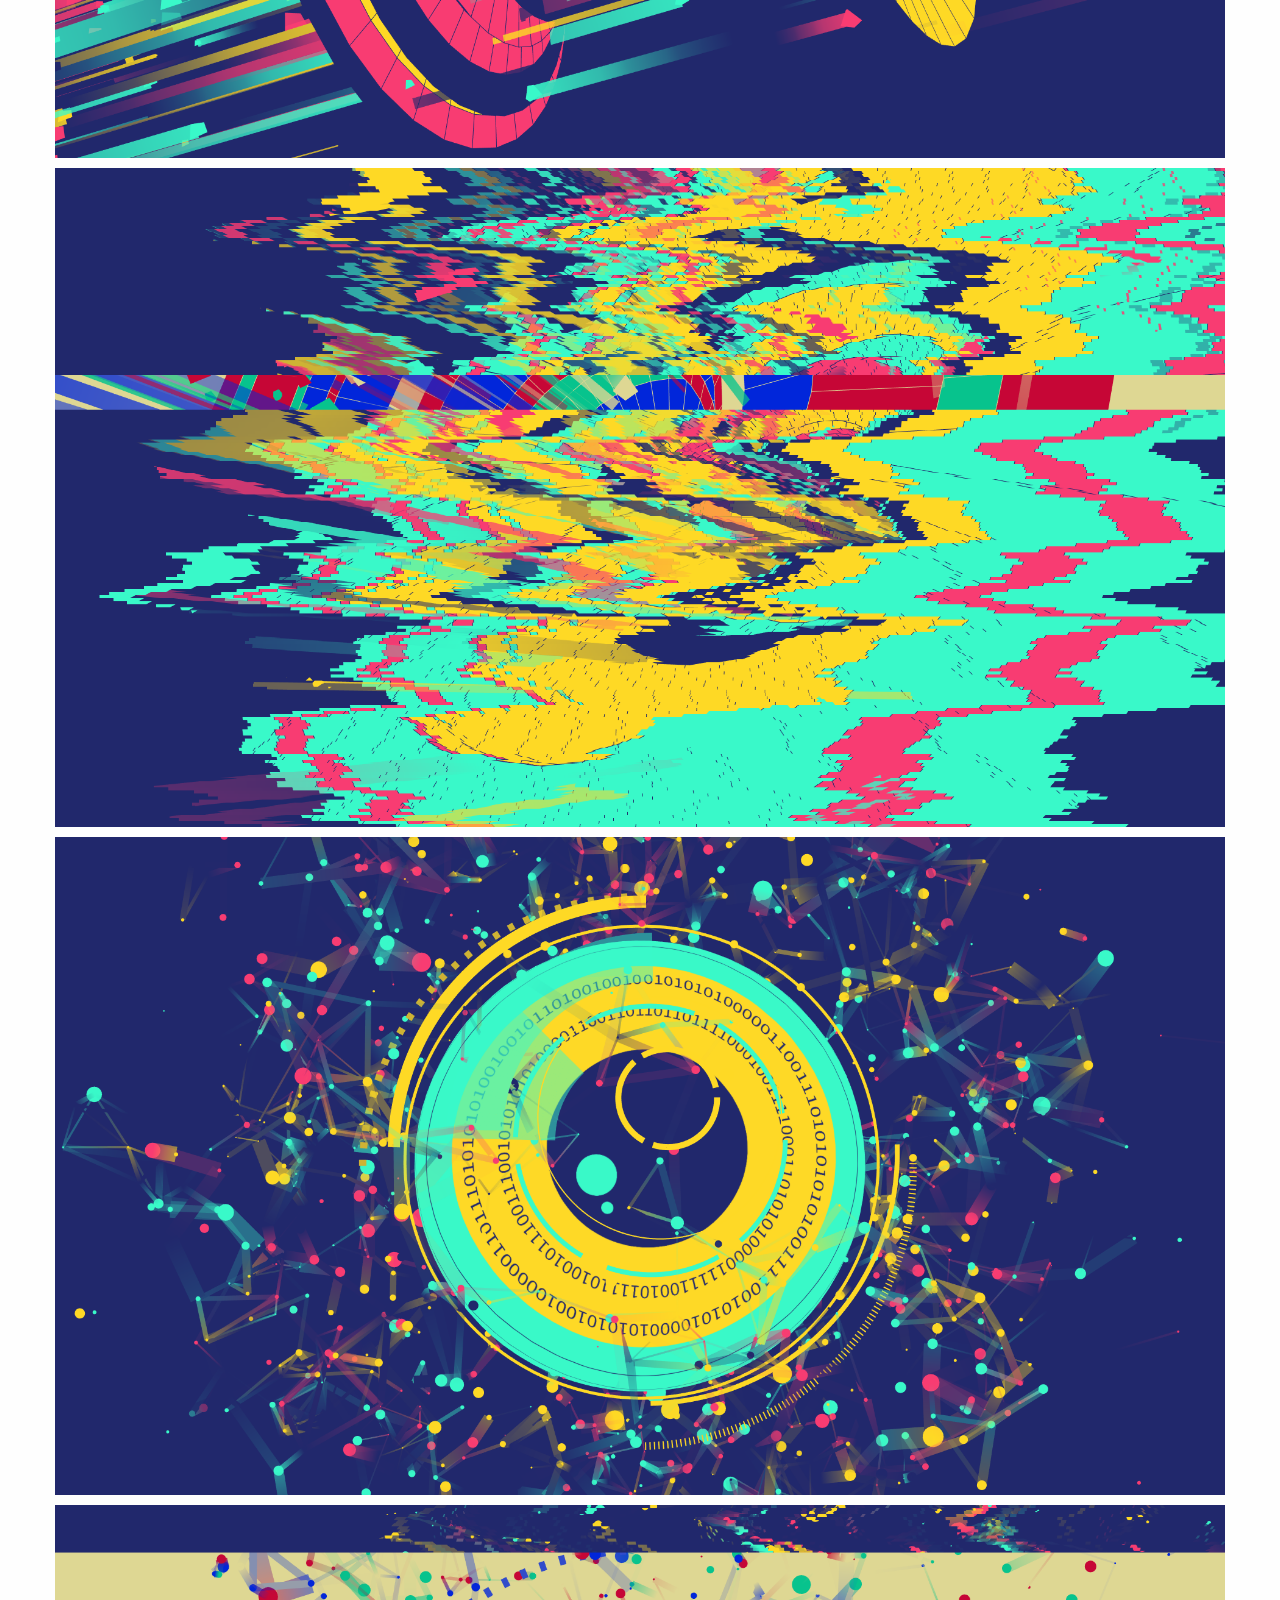
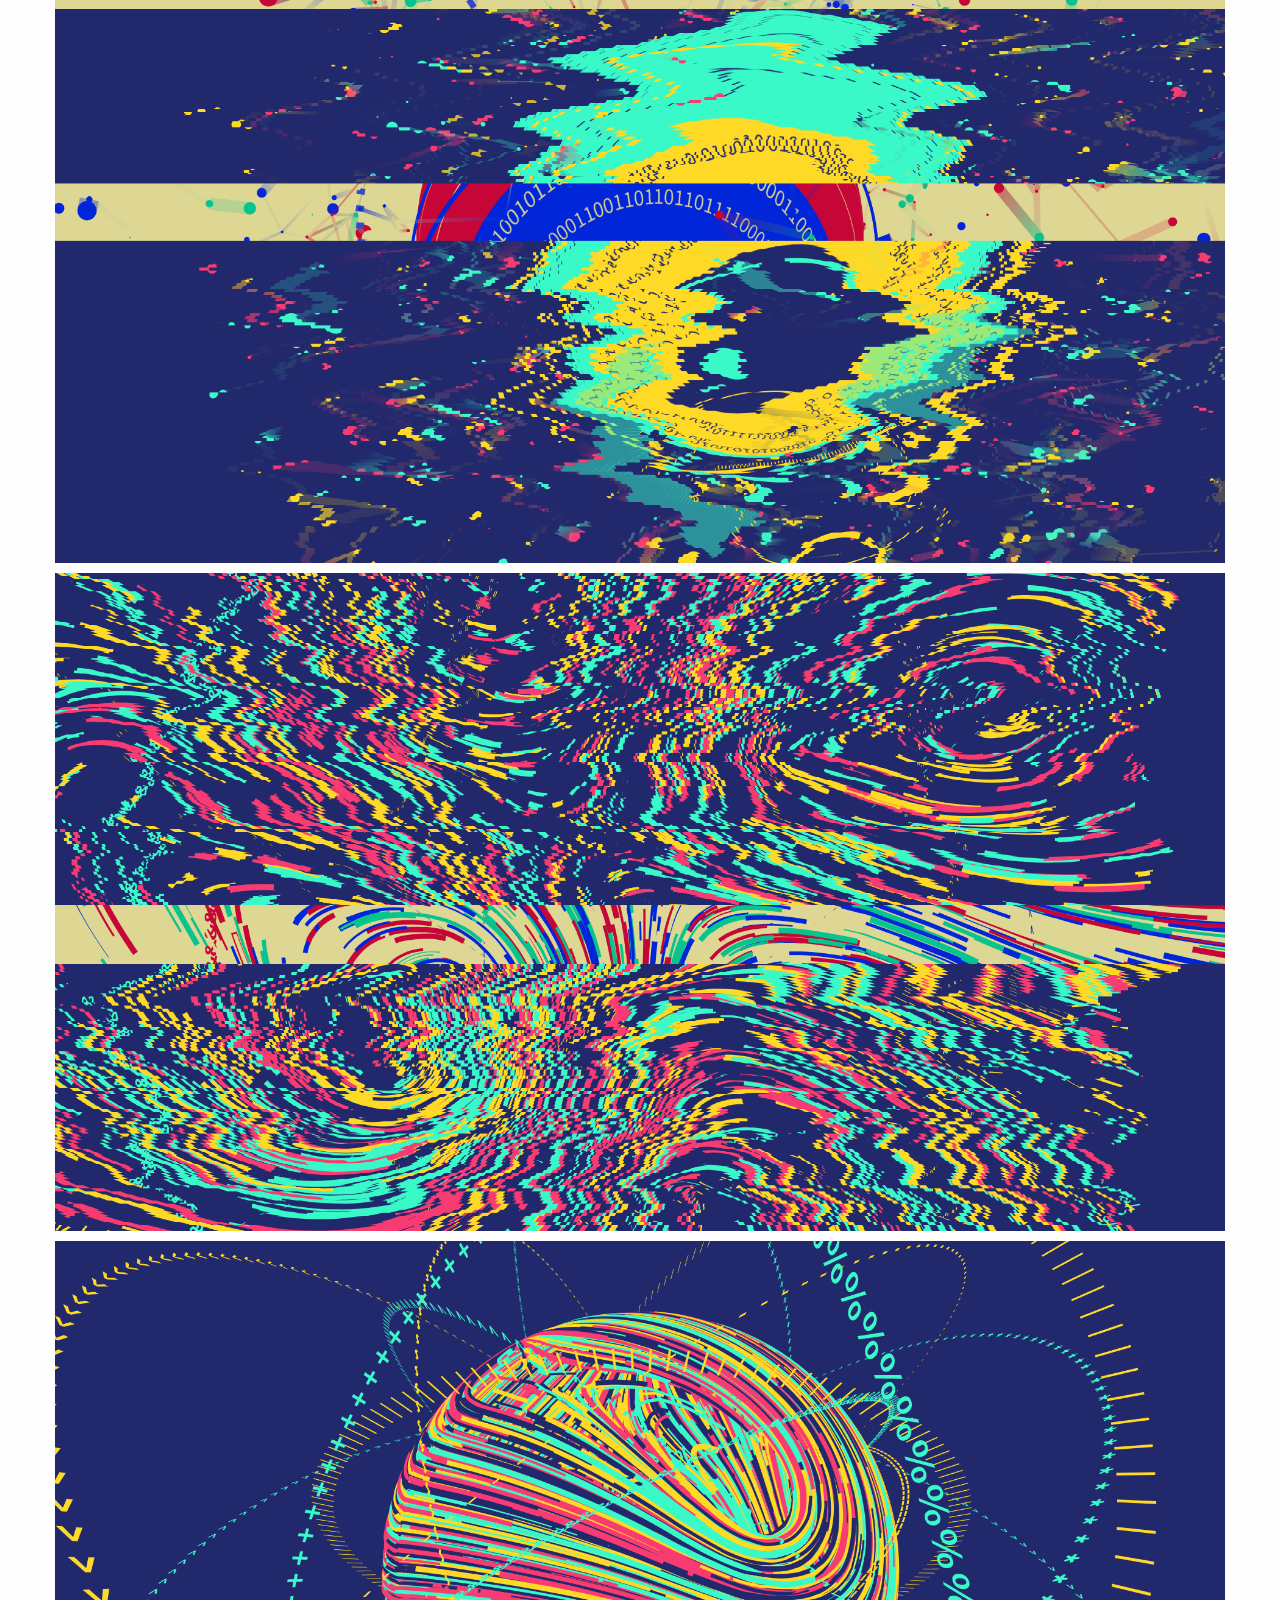
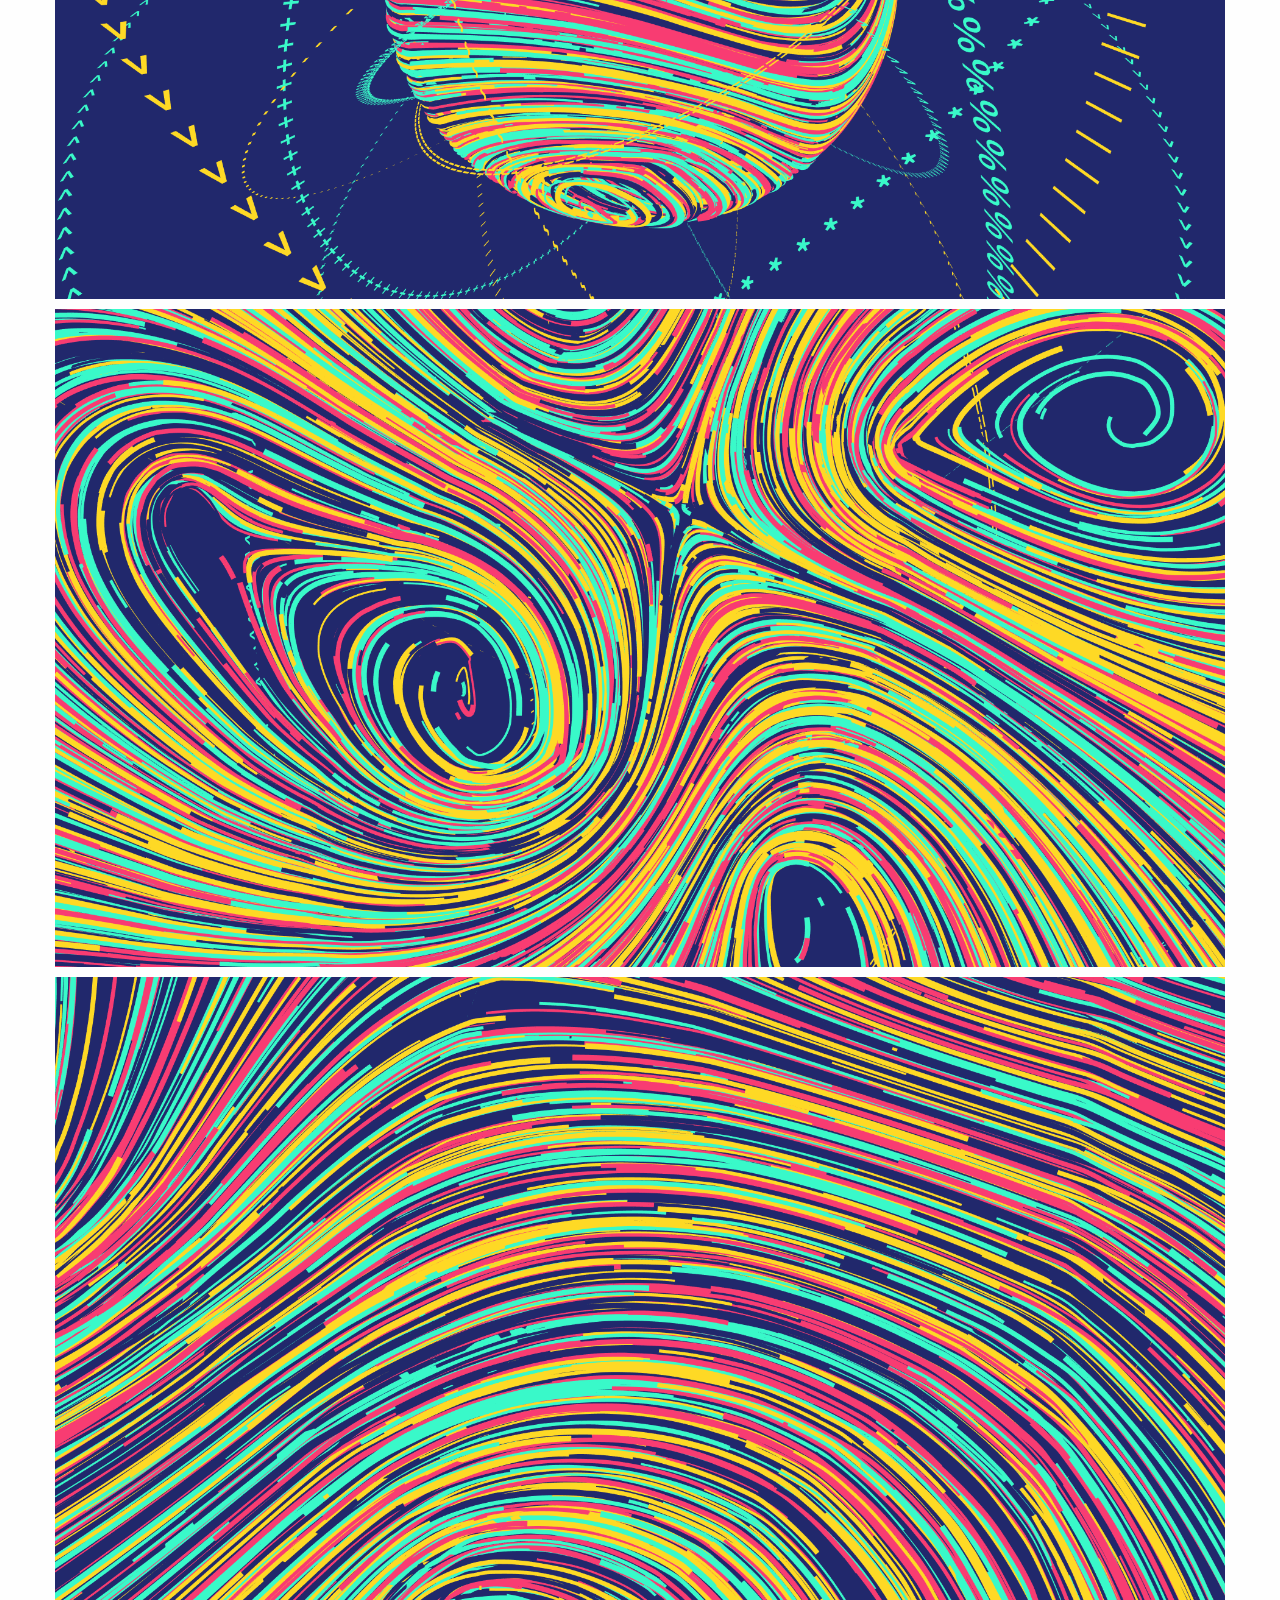
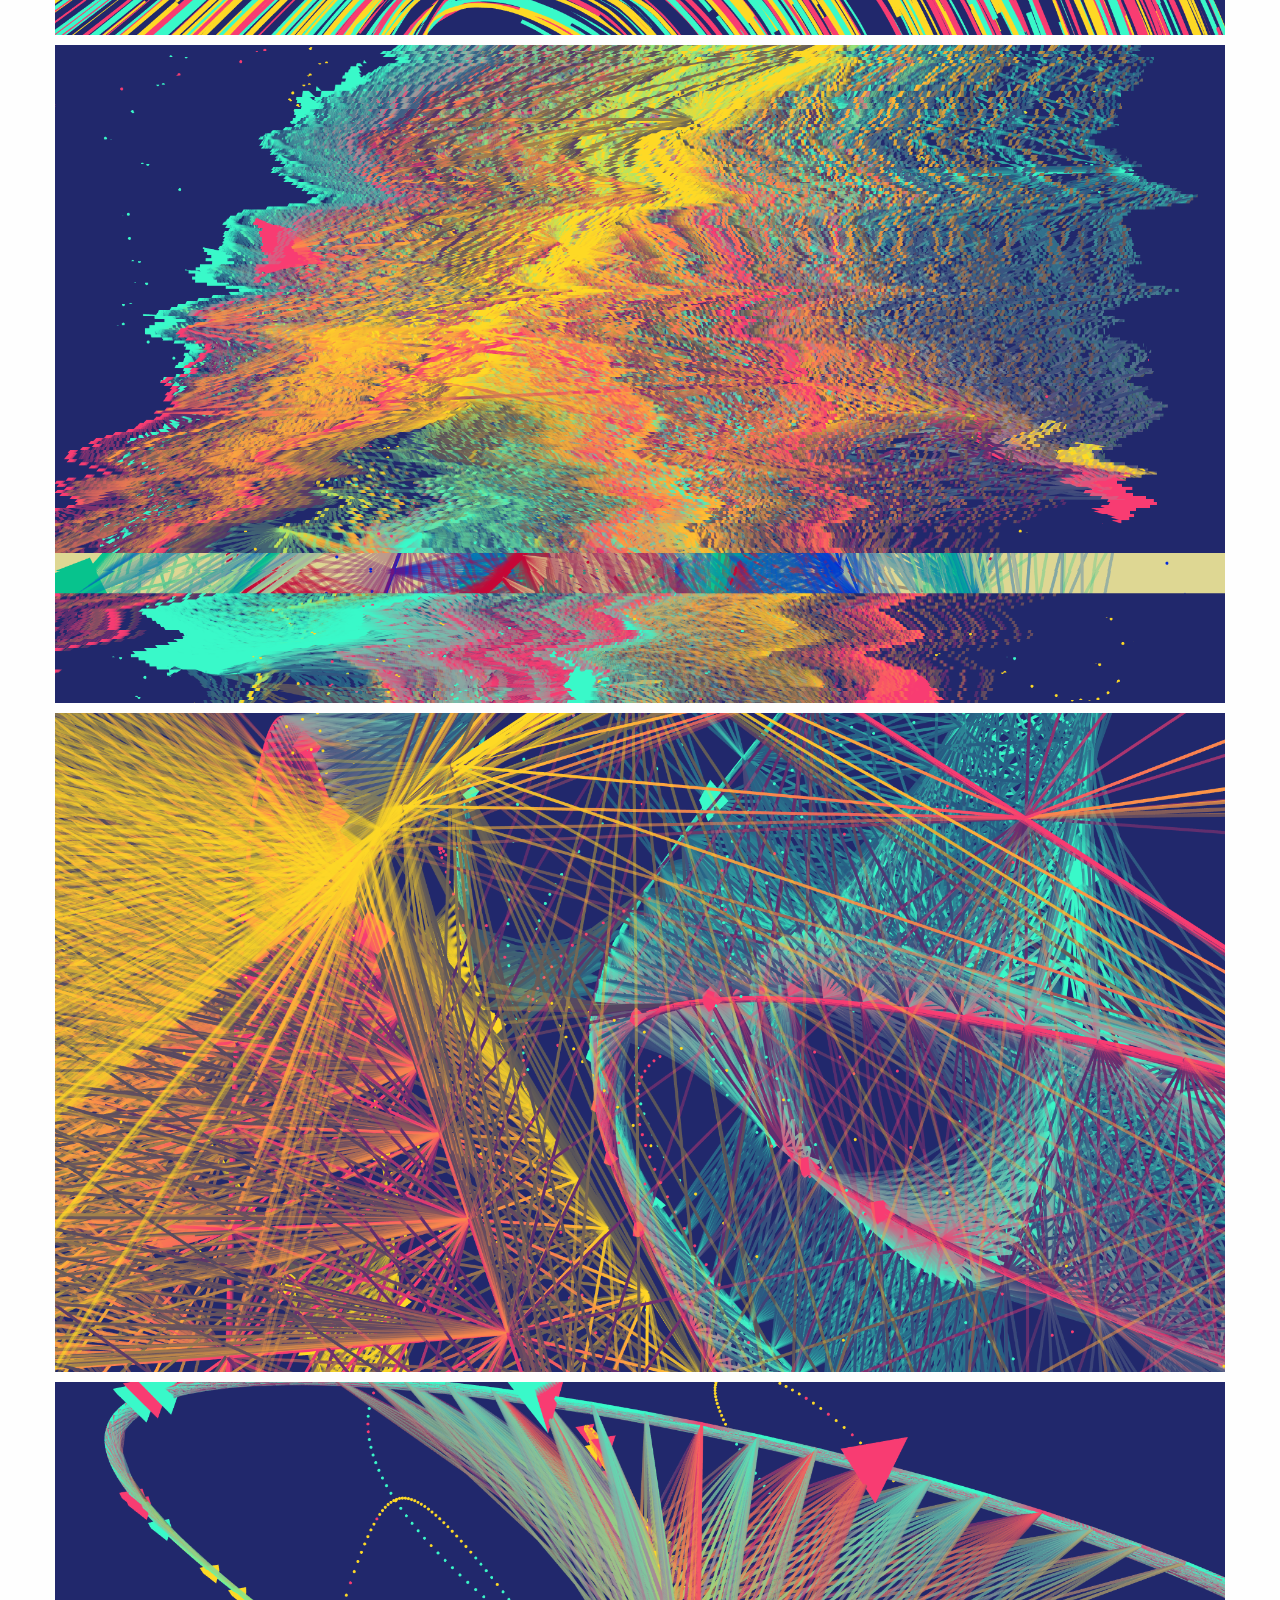
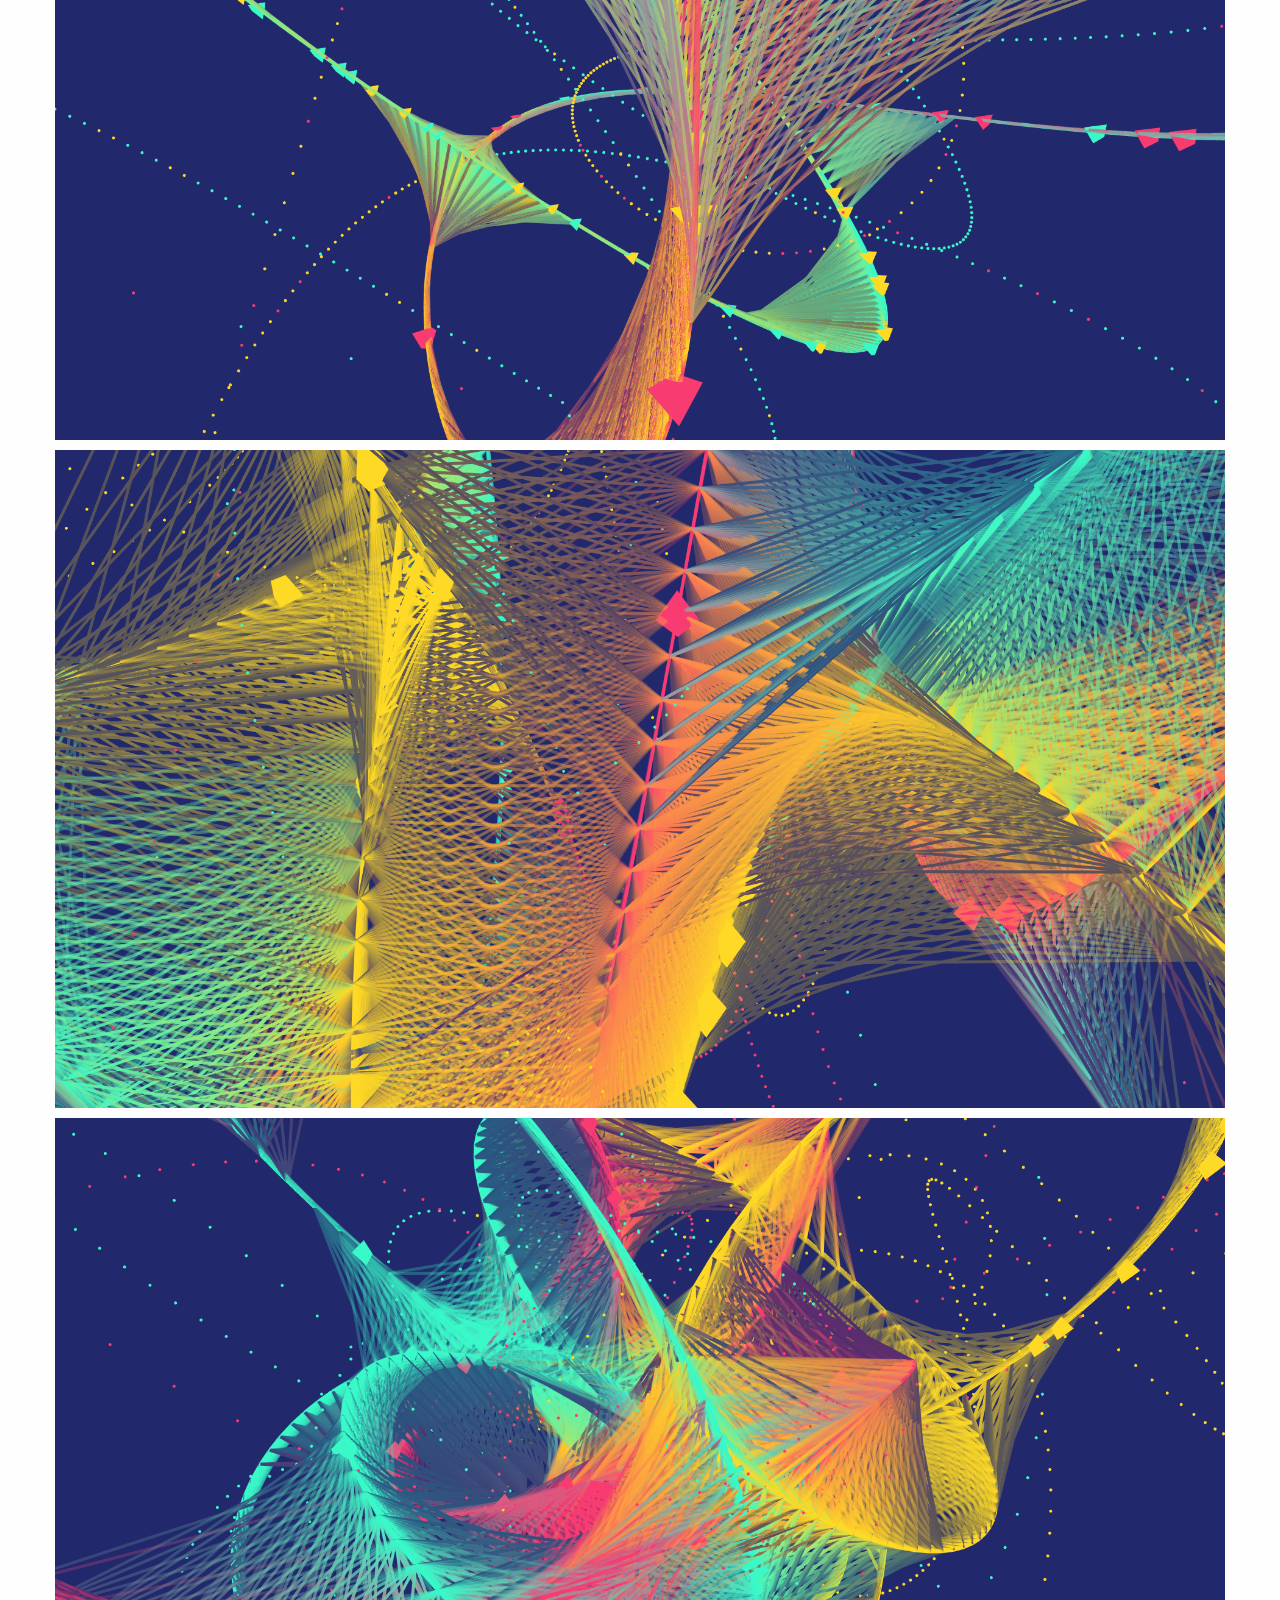
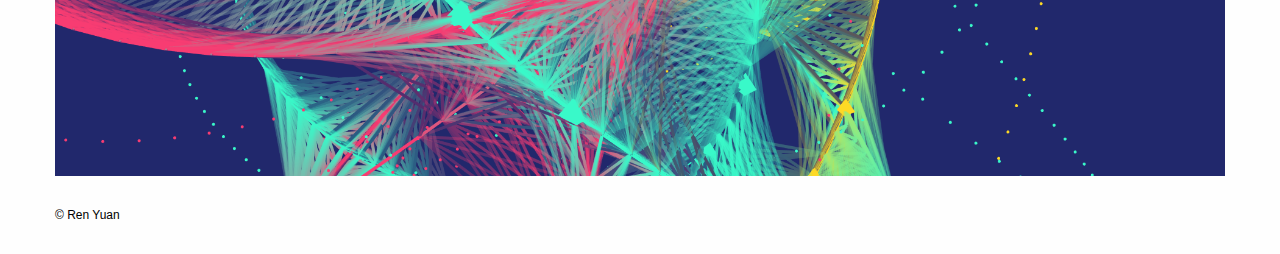
<file: play/index.html>
<!doctype html>
<html class="no-js" lang="en" dir="ltr">

<head>
    <meta charset="utf-8">
    <meta http-equiv="x-ua-compatible" content="ie=edge">
    <meta name="viewport" content="width=device-width, initial-scale=1, user-scalable=no, minimum-scale=1, maximum-scale=1">
    <link rel="shortcut icon" href="/favicon.ico" />
    <link rel="bookmark" href="/favicon.ico" />
    <link rel="stylesheet" href="/css/foundation.css">
    <link rel="stylesheet" href="/css/style.css">
    <title>Ren Yuan</title>
</head>

<body>
    <!-- navigation -->
    <div class="grid-container">
        <div class="title-bar">
            <div class="title-bar-left">
                <a class="title-bar-title" href="/">Ren Yuan</a>
            </div>
            <div class="title-bar-right">
                <ul class="menu align-right">
                    <li><a href="/">Work</a></li>
                    <li><a href="/about">About</a></li>
                </ul>
            </div>
        </div>
    </div>
    <!-- work -->
    <div class="grid-container">
        <p class="work-title">PLAY</p>
        <p class="work-label">Program / Video, Real-time / 2' 14", 2016</p>
        <p class="work-text">PLAY is an audiovisual program based on coding. The visual work is created by Ren Yuan, He took a free style for his creation, and he did an exploratory experiment on different visual forms through computer programming before finally combining fragmented experiment results to form a complete work. The music is created by Hong Qile.</p>
        <div style="padding:56.25% 0 0 0;position:relative;"><iframe src="https://player.vimeo.com/video/178442550?title=0&byline=0&portrait=0" style="position:absolute;top:0;left:0;width:100%;height:100%;" frameborder="0" webkitallowfullscreen mozallowfullscreen allowfullscreen></iframe></div>
        <img class="work-image" src="./01.png">
        <img class="work-image" src="./02.png">
        <img class="work-image" src="./03.png">
        <img class="work-image" src="./04.png">
        <img class="work-image" src="./05.png">
        <img class="work-image" src="./06.png">
        <img class="work-image" src="./07.png">
        <img class="work-image" src="./08.png">
        <img class="work-image" src="./09.png">
        <img class="work-image" src="./10.png">
        <img class="work-image" src="./11.png">
        <img class="work-image" src="./12.png">
        <img class="work-image" src="./13.png">
        <img class="work-image" src="./14.png">
        <img class="work-image" src="./15.png">
        <img class="work-image" src="./16.png">
        <img class="work-image" src="./17.png">
        <img class="work-image" src="./18.png">
    </div>
    <!-- copyright -->
    <div class="grid-container">
        <div class="copyright">
            <a href="/">© Ren Yuan</a>
        </div>
    </div>
</body>

</html>
</file>
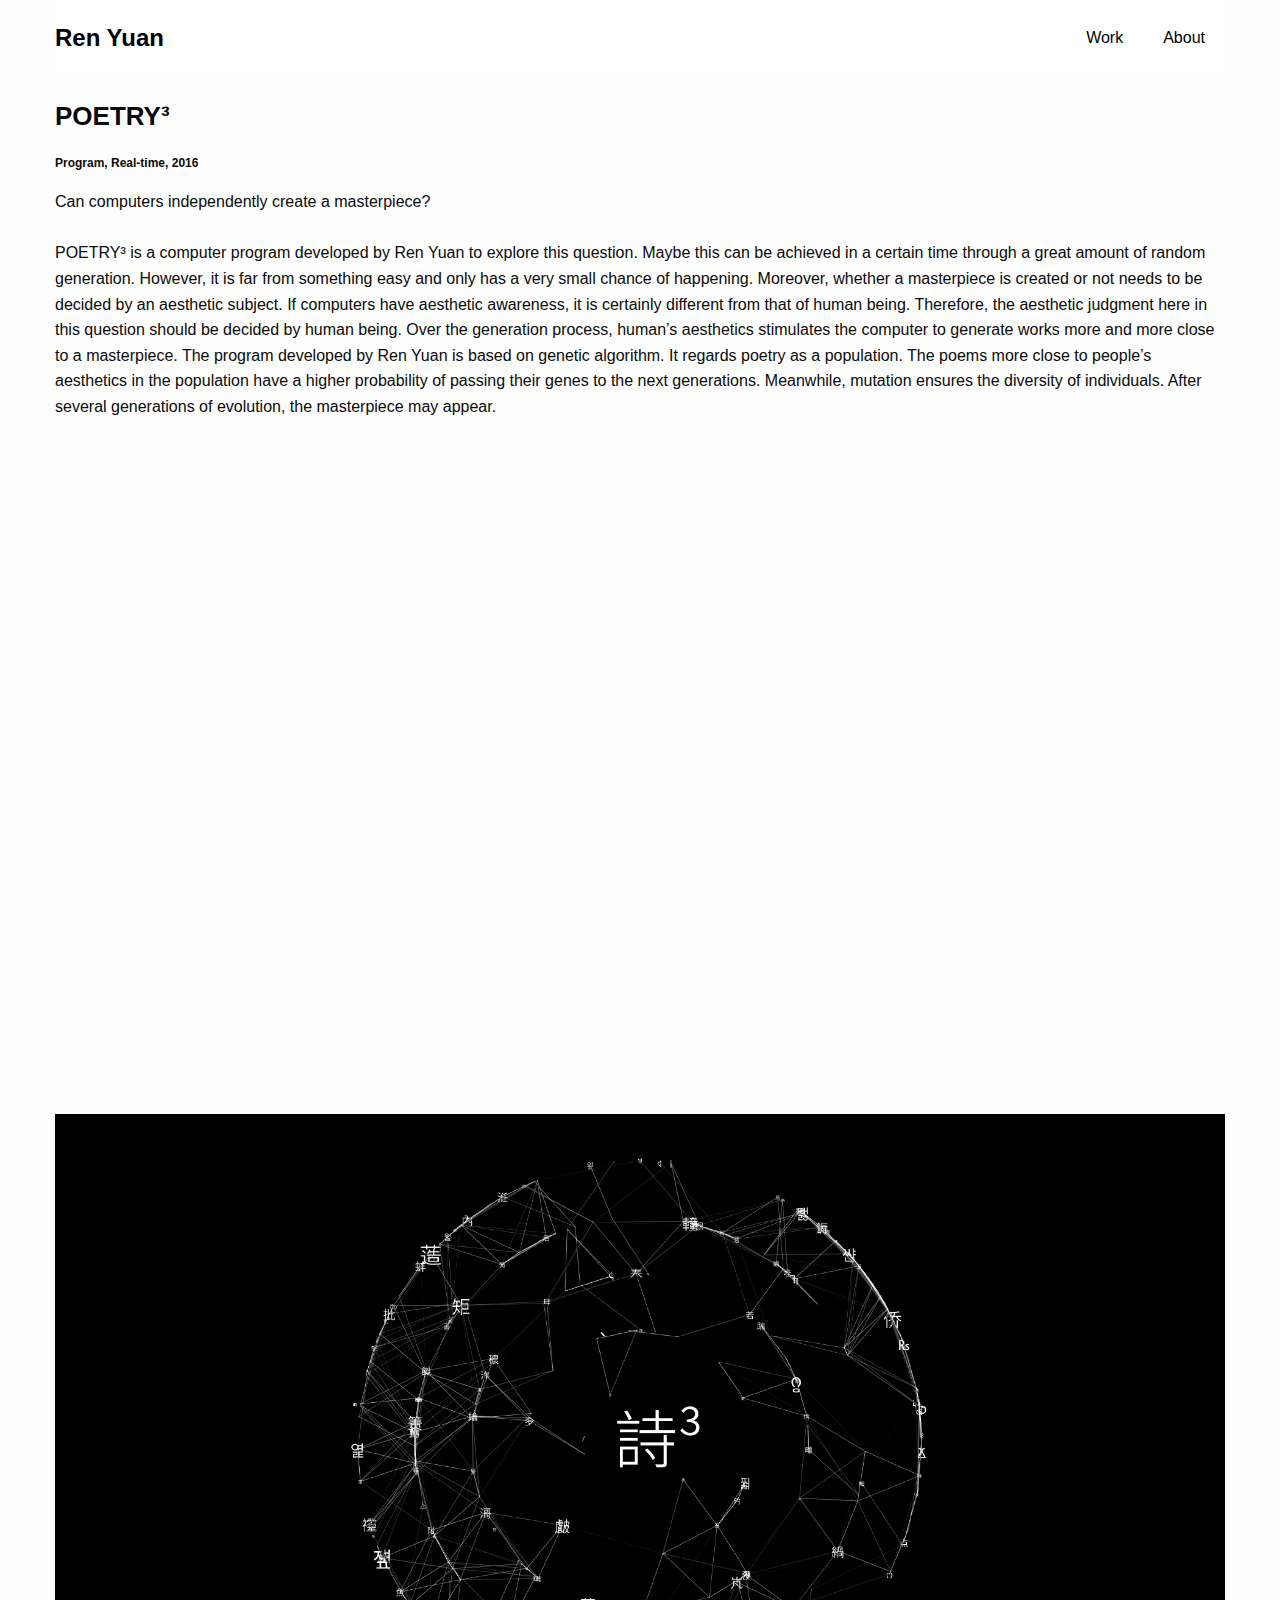
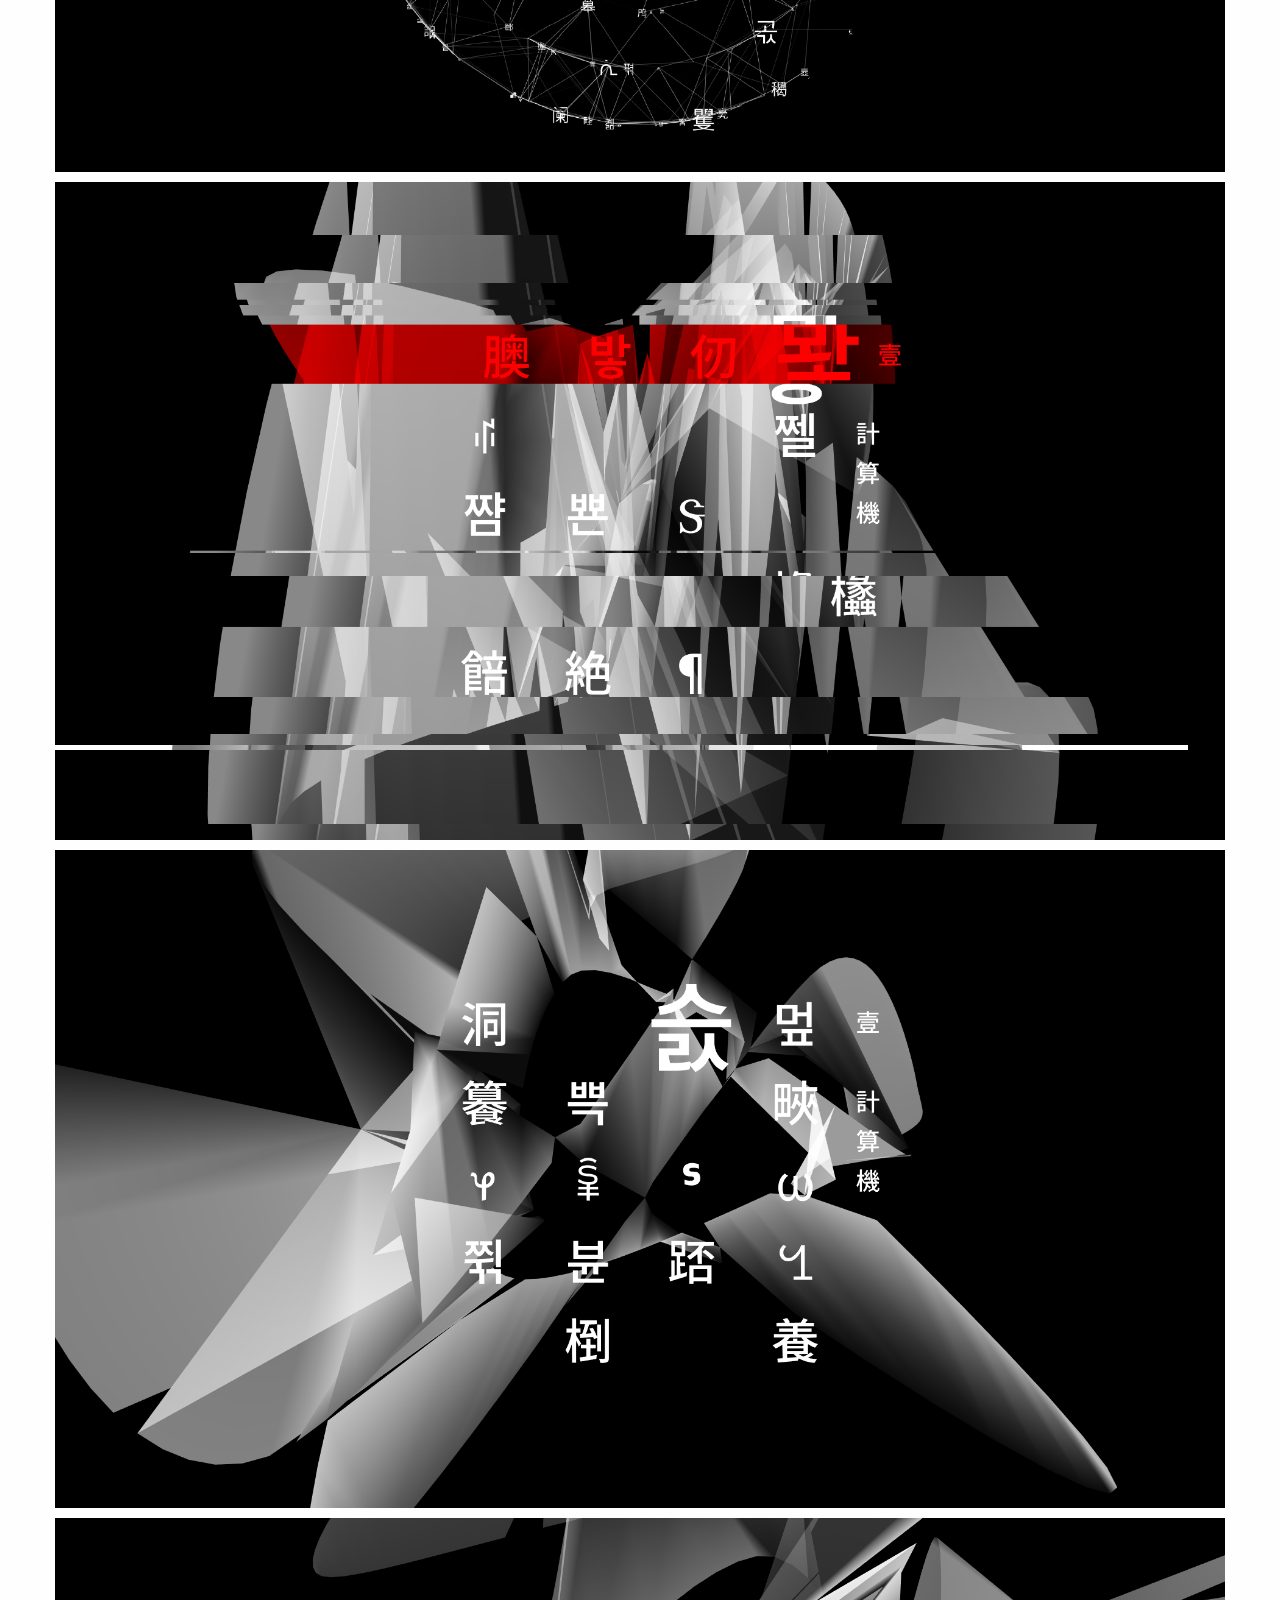
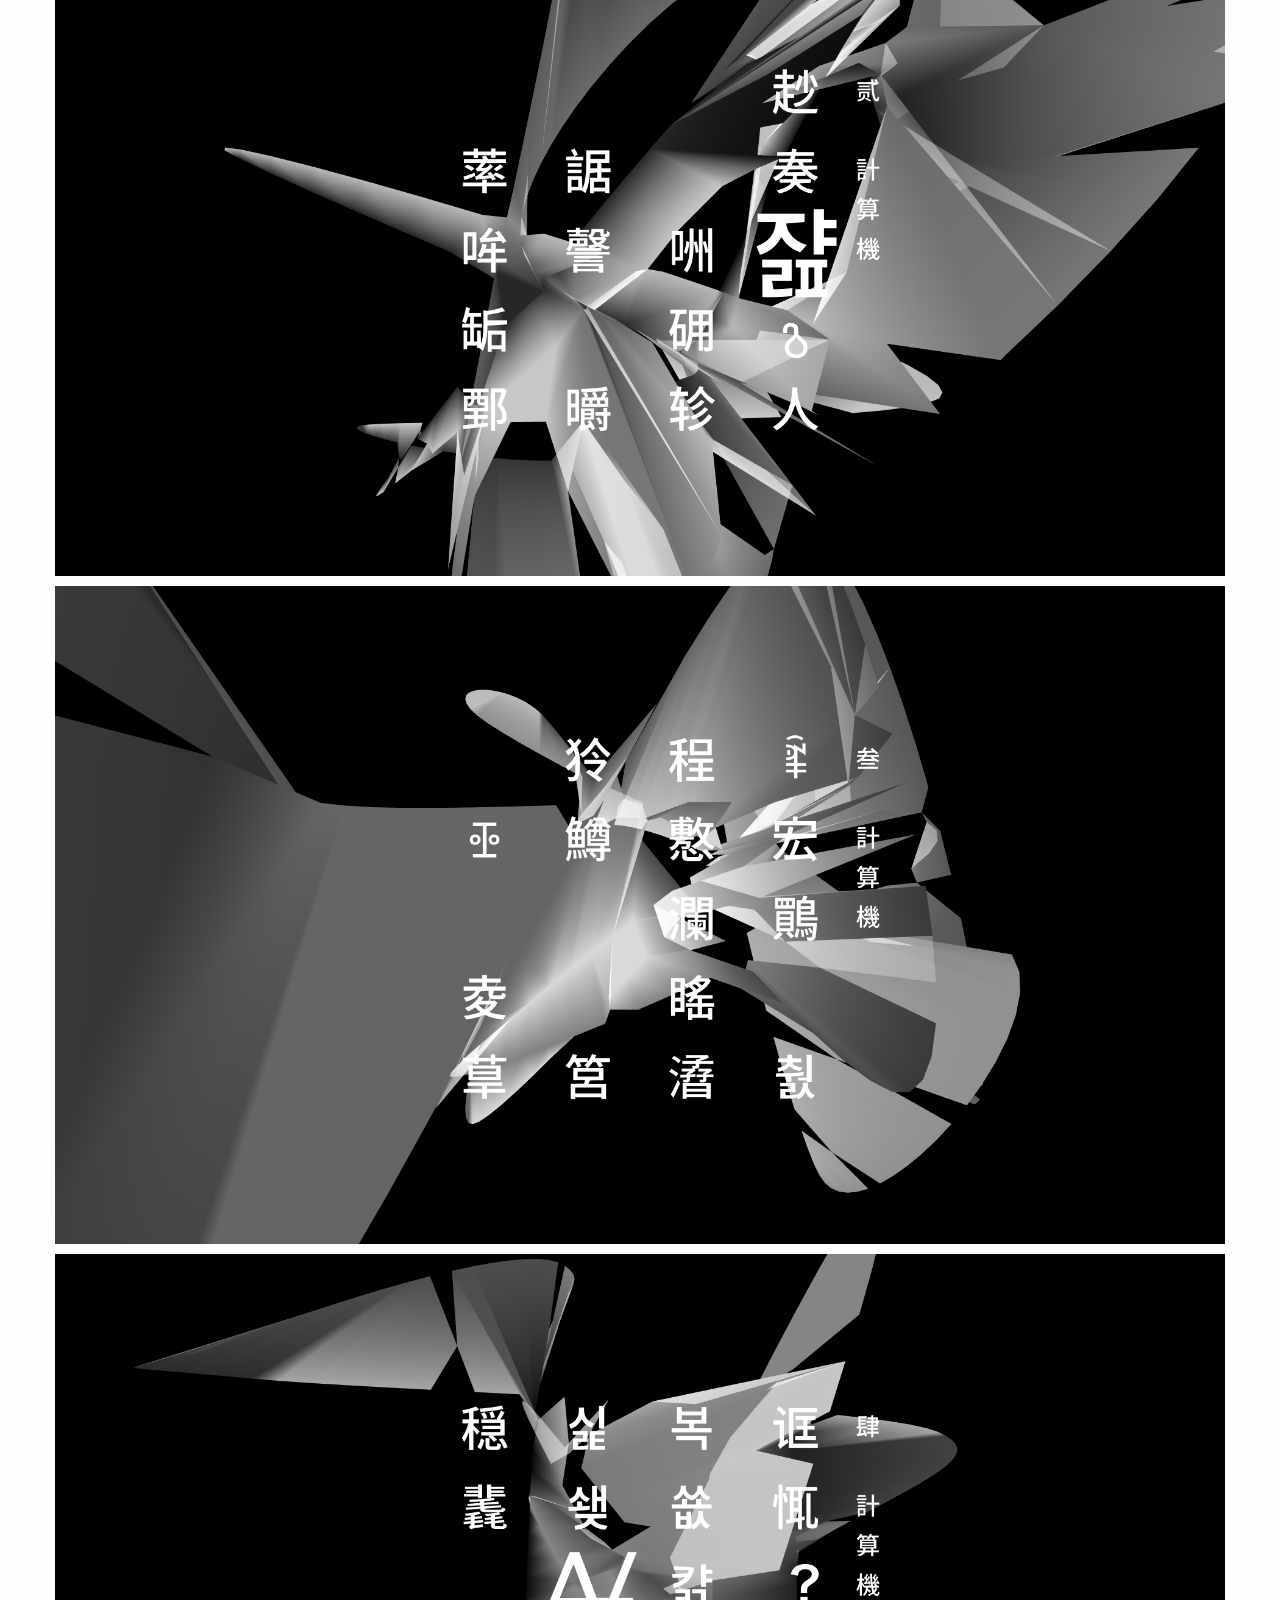
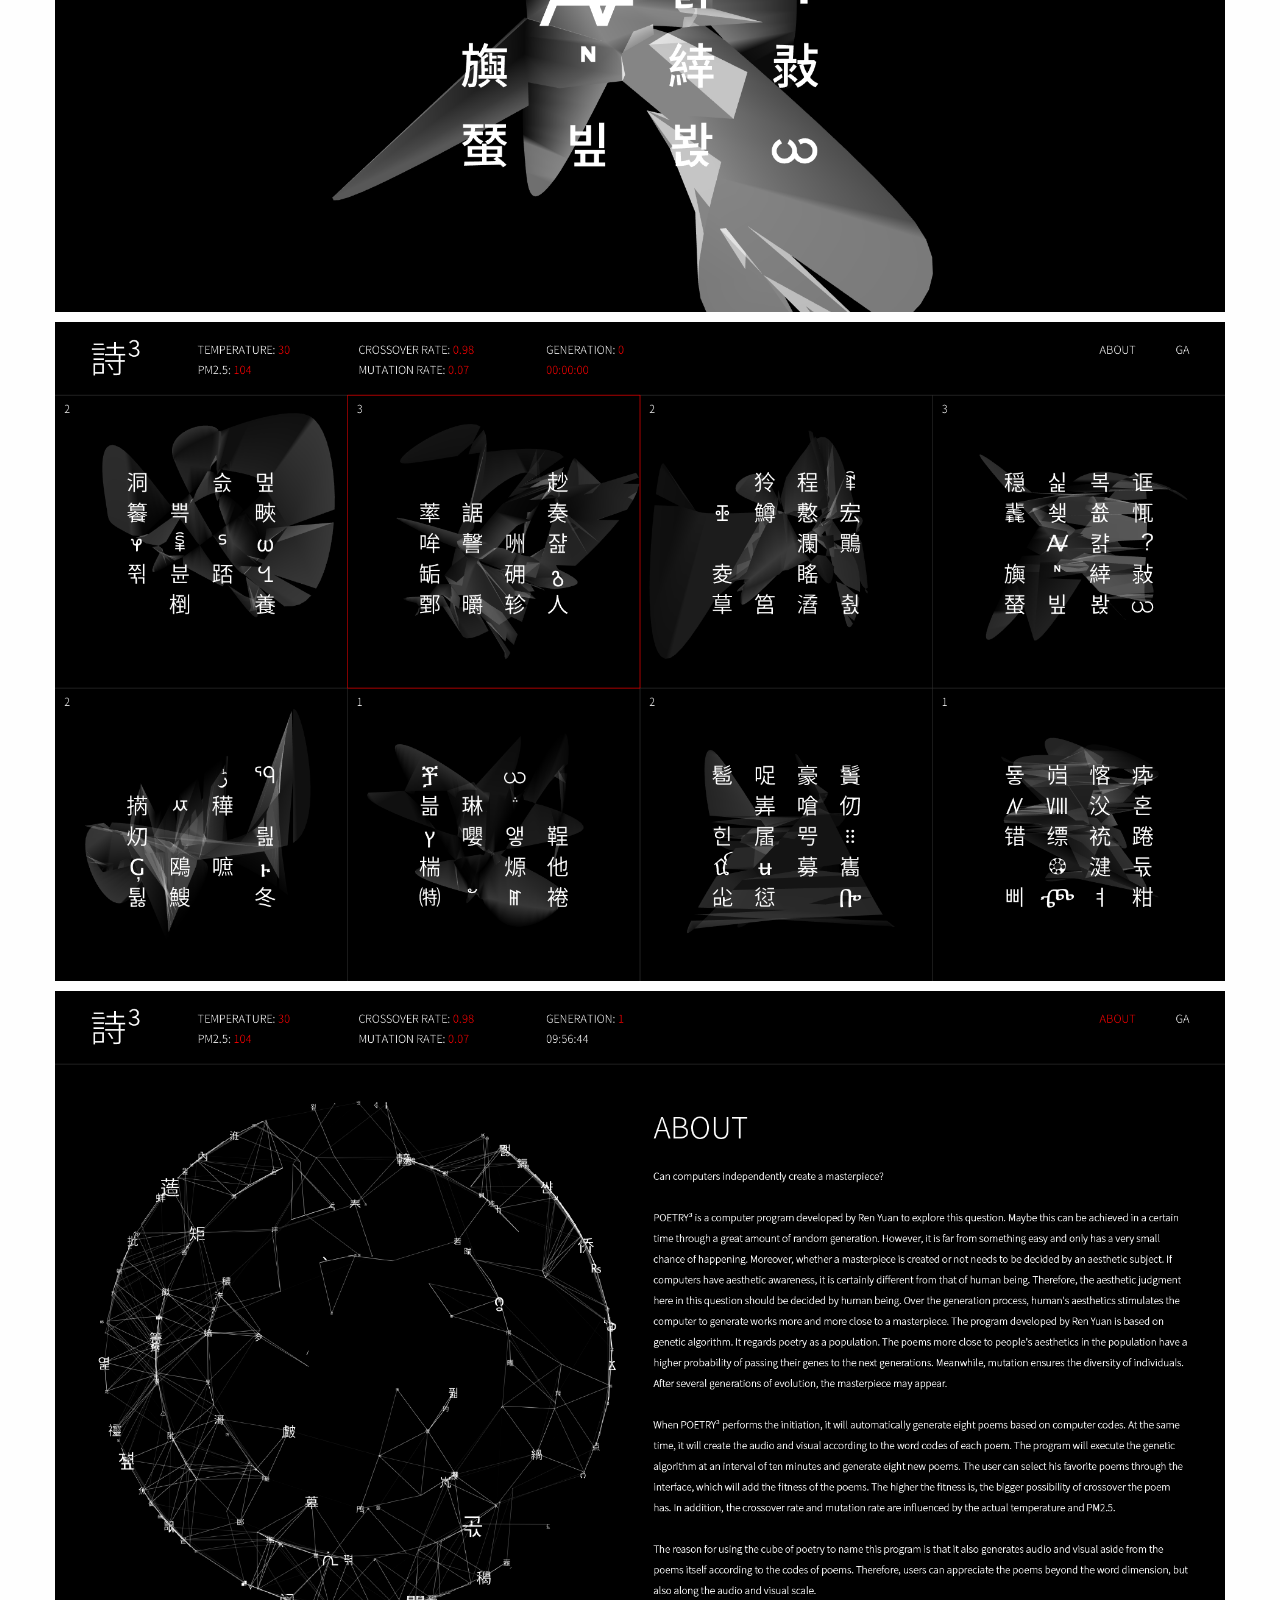
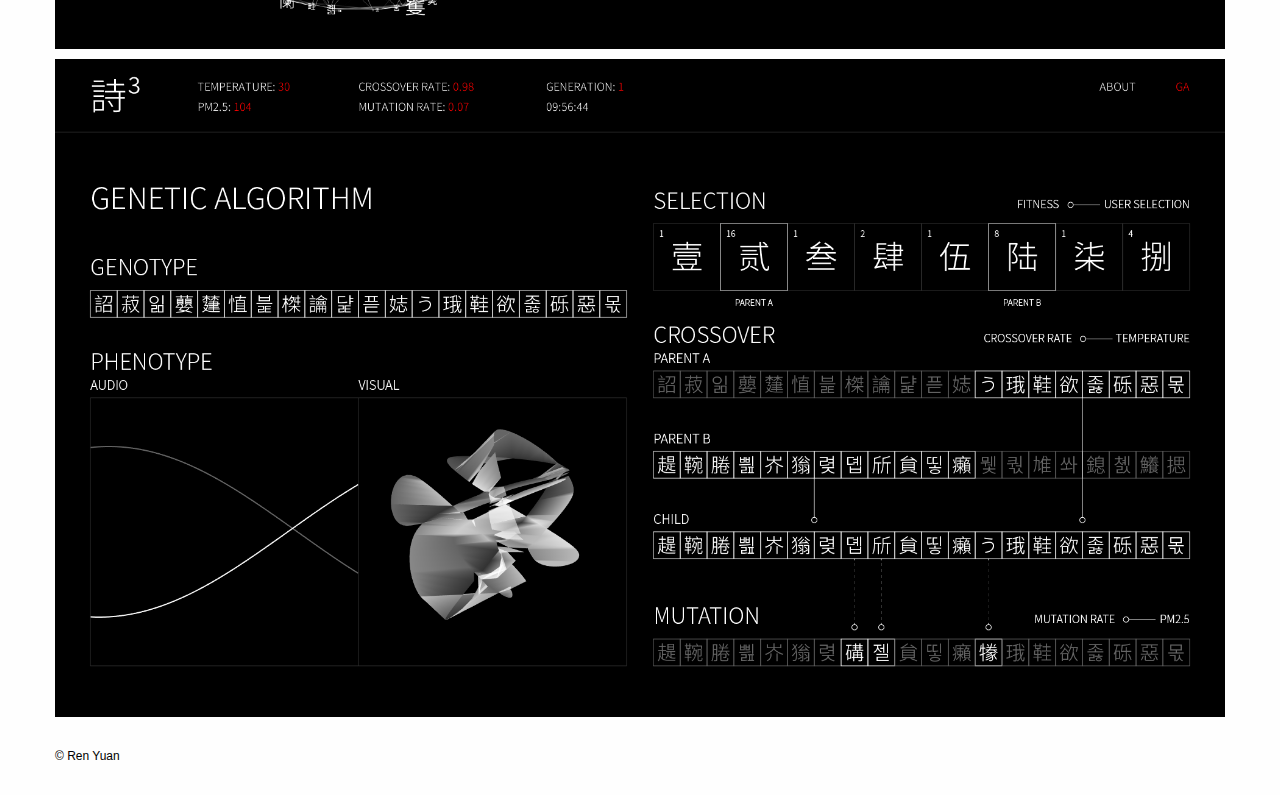
<file: poetry3/index.html>
<!doctype html>
<html class="no-js" lang="en" dir="ltr">

<head>
    <meta charset="utf-8">
    <meta http-equiv="x-ua-compatible" content="ie=edge">
    <meta name="viewport" content="width=device-width, initial-scale=1, user-scalable=no, minimum-scale=1, maximum-scale=1">
    <link rel="shortcut icon" href="/favicon.ico" />
    <link rel="bookmark" href="/favicon.ico" />
    <link rel="stylesheet" href="/css/foundation.css">
    <link rel="stylesheet" href="/css/style.css">
    <title>Ren Yuan</title>
</head>

<body>
    <!-- navigation -->
    <div class="grid-container">
        <div class="title-bar">
            <div class="title-bar-left">
                <a class="title-bar-title" href="/">Ren Yuan</a>
            </div>
            <div class="title-bar-right">
                <ul class="menu align-right">
                    <li><a href="/">Work</a></li>
                    <li><a href="/about">About</a></li>
                </ul>
            </div>
        </div>
    </div>
    <!-- work -->
    <div class="grid-container">
        <p class="work-title">POETRY³</p>
        <p class="work-label">Program, Real-time, 2016</p>
        <p class="work-text">Can computers independently create a masterpiece?</p>
        <p class="work-text">POETRY³ is a computer program developed by Ren Yuan to explore this question. Maybe this can be achieved in a certain time through a great amount of random generation. However, it is far from something easy and only has a very small chance of happening. Moreover, whether a masterpiece is created or not needs to be decided by an aesthetic subject. If computers have aesthetic awareness, it is certainly different from that of human being. Therefore, the aesthetic judgment here in this question should be decided by human being. Over the generation process, human’s aesthetics stimulates the computer to generate works more and more close to a masterpiece. The program developed by Ren Yuan is based on genetic algorithm. It regards poetry as a population. The poems more close to people’s aesthetics in the population have a higher probability of passing their genes to the next generations. Meanwhile, mutation ensures the diversity of individuals. After several generations of evolution, the masterpiece may appear.</p>
        <div style="padding:56.25% 0 0 0;position:relative;"><iframe src="https://player.vimeo.com/video/174344401?title=0&byline=0&portrait=0" style="position:absolute;top:0;left:0;width:100%;height:100%;" frameborder="0" webkitallowfullscreen mozallowfullscreen allowfullscreen></iframe></div>
        <img class="work-image" src="./01.png">
        <img class="work-image" src="./02.png">
        <img class="work-image" src="./03.png">
        <img class="work-image" src="./04.png">
        <img class="work-image" src="./05.png">
        <img class="work-image" src="./06.png">
        <img class="work-image" src="./07.png">
        <img class="work-image" src="./08.png">
        <img class="work-image" src="./09.png">
    </div>
    <!-- copyright -->
    <div class="grid-container">
        <div class="copyright">
            <a href="/">© Ren Yuan</a>
        </div>
    </div>
</body>

</html>
</file>
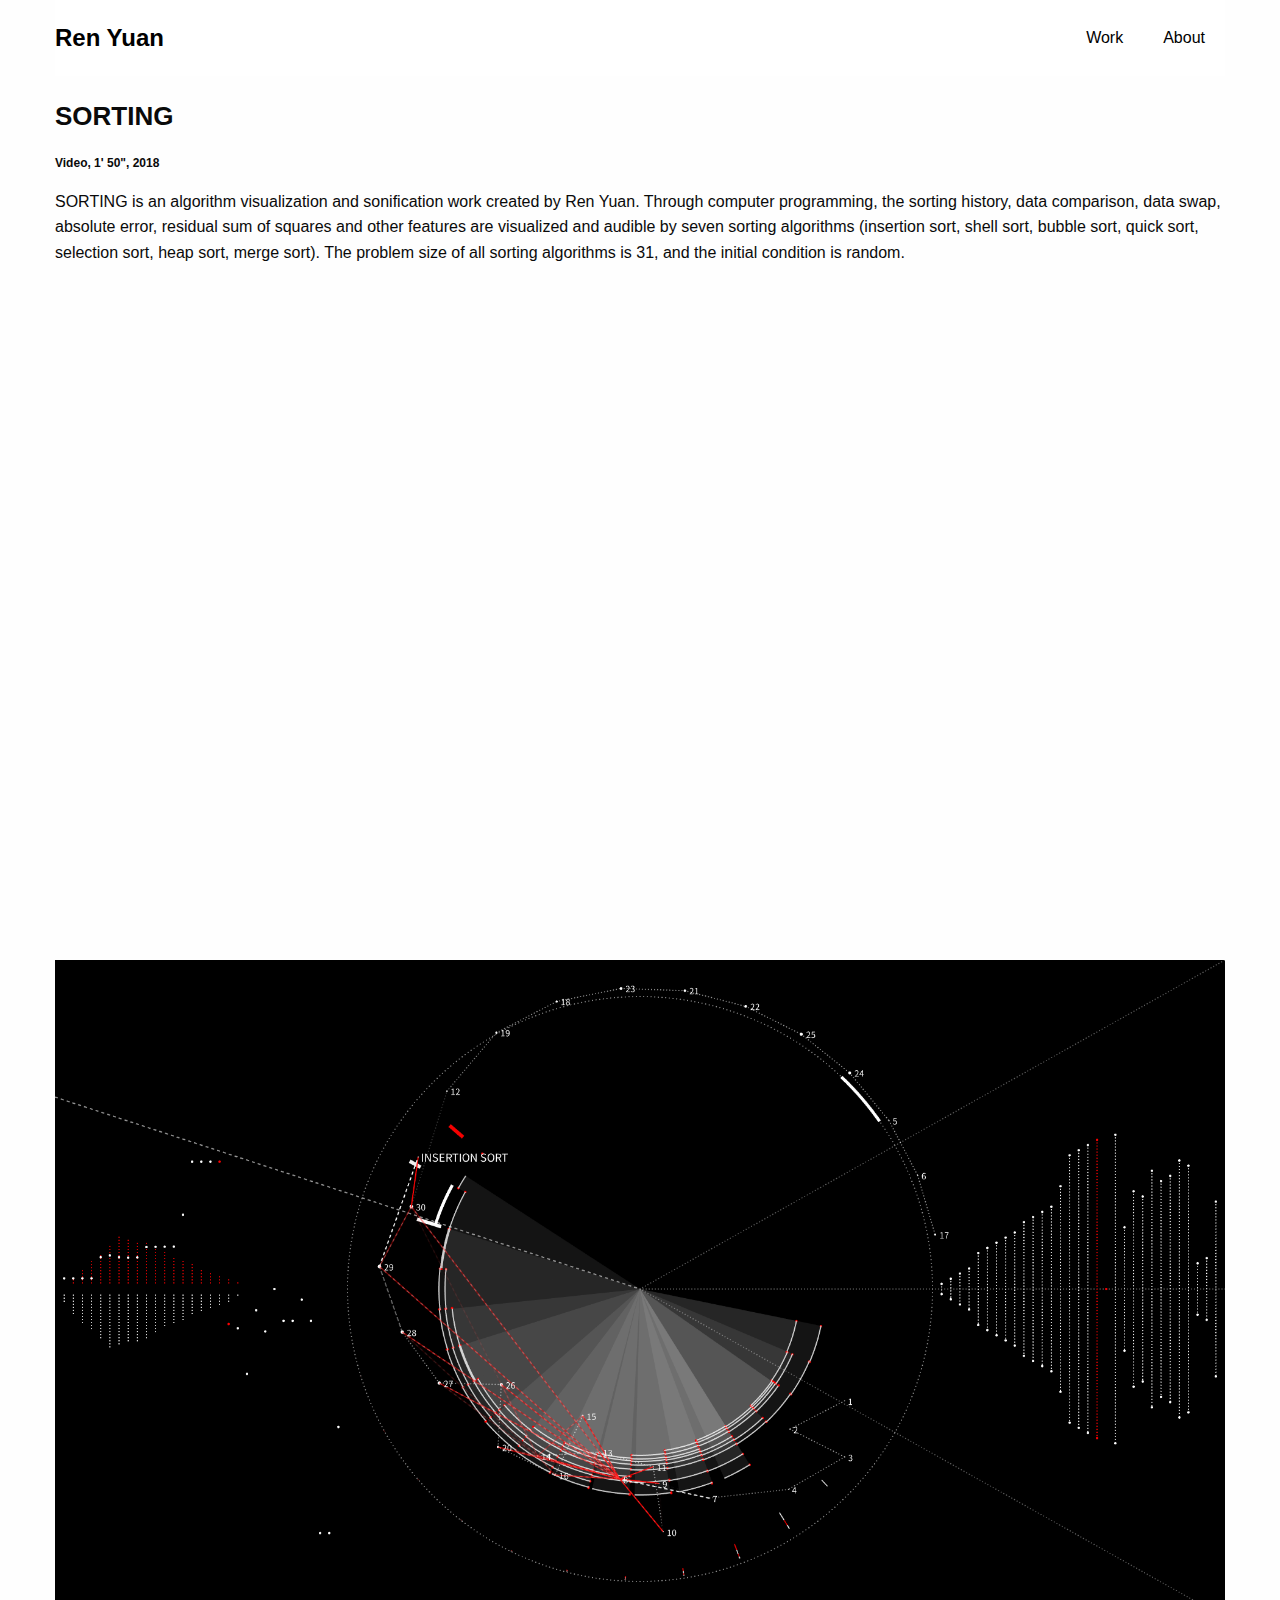
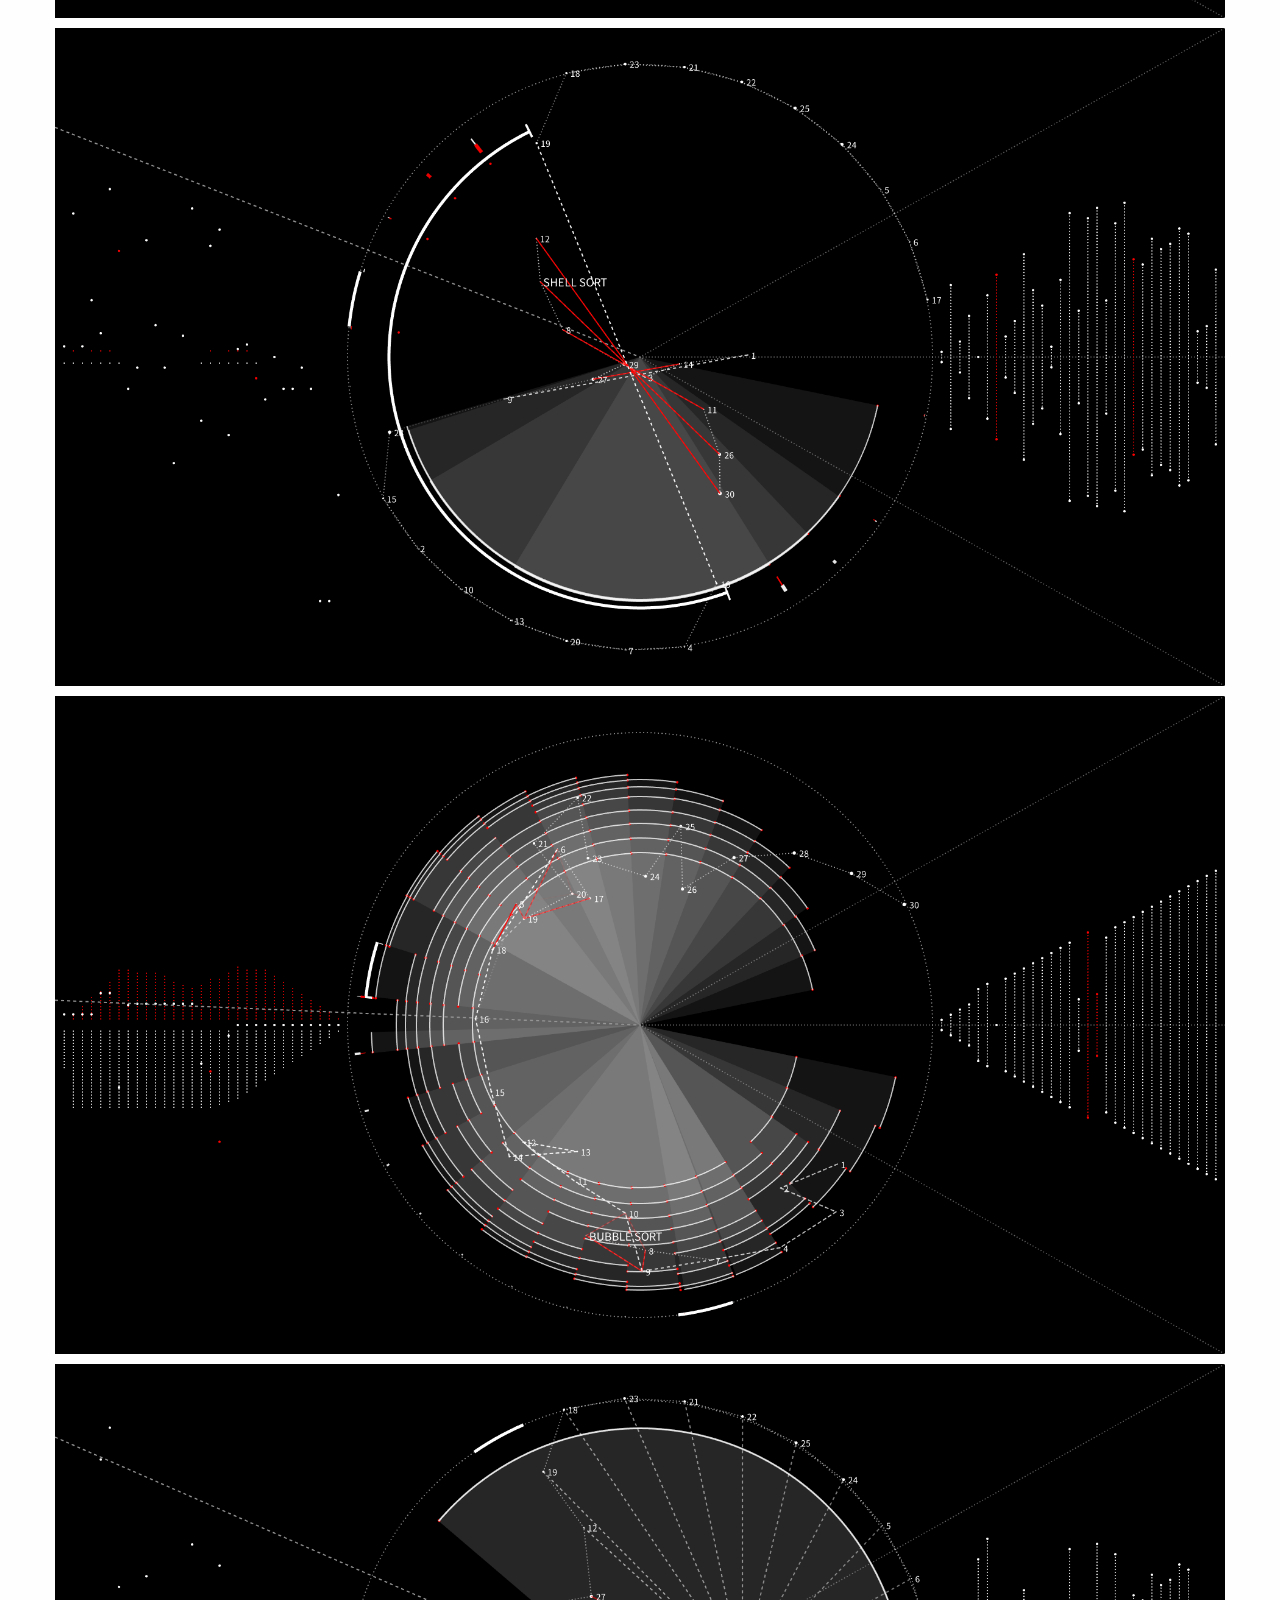
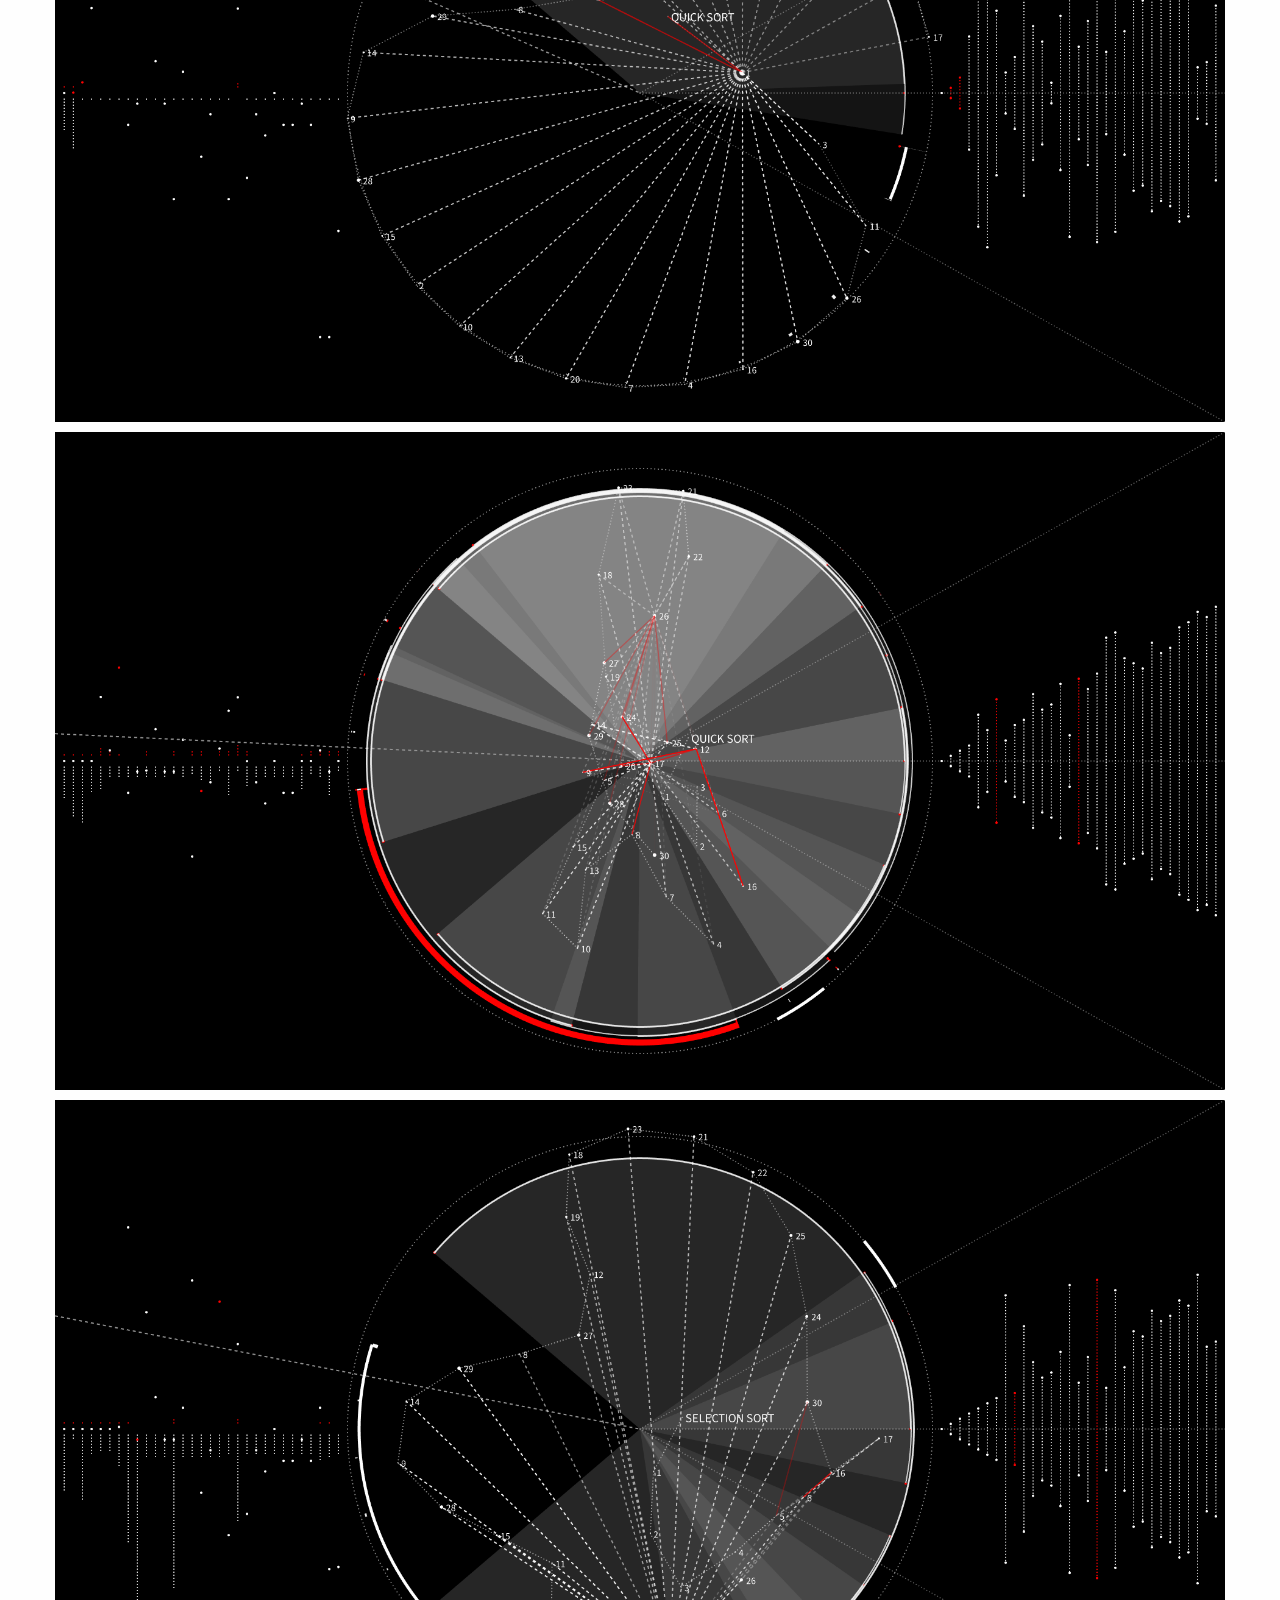
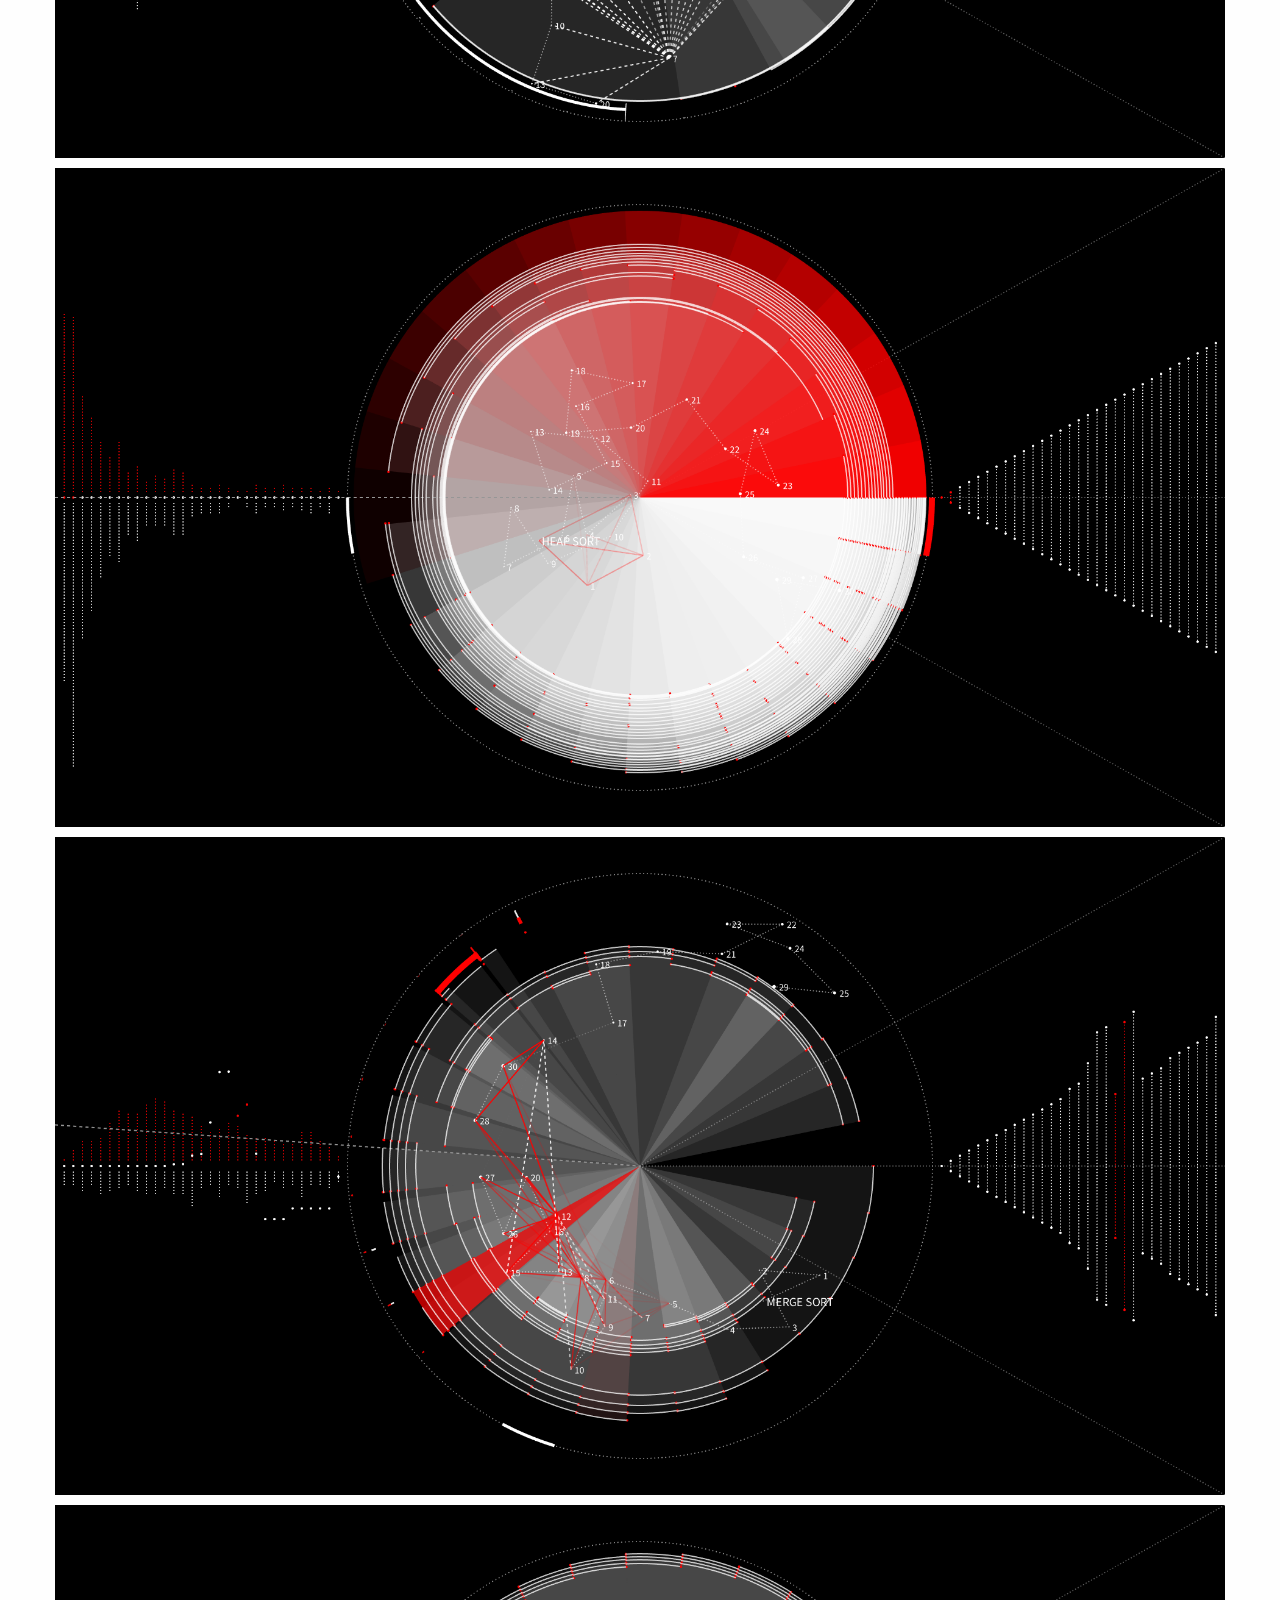
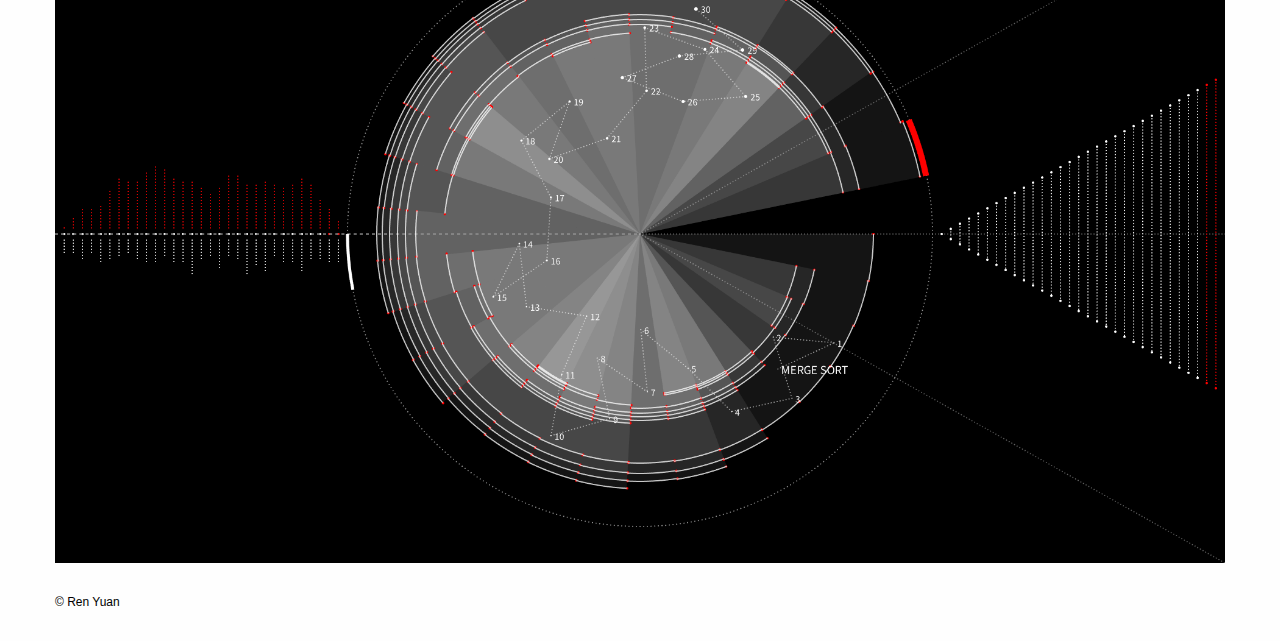
<file: sorting/index.html>
<!doctype html>
<html class="no-js" lang="en" dir="ltr">

<head>
    <meta charset="utf-8">
    <meta http-equiv="x-ua-compatible" content="ie=edge">
    <meta name="viewport" content="width=device-width, initial-scale=1, user-scalable=no, minimum-scale=1, maximum-scale=1">
    <link rel="shortcut icon" href="/favicon.ico" />
    <link rel="bookmark" href="/favicon.ico" />
    <link rel="stylesheet" href="/css/foundation.css">
    <link rel="stylesheet" href="/css/style.css">
    <title>Ren Yuan</title>
</head>

<body>
    <!-- navigation -->
    <div class="grid-container">
        <div class="title-bar">
            <div class="title-bar-left">
                <a class="title-bar-title" href="/">Ren Yuan</a>
            </div>
            <div class="title-bar-right">
                <ul class="menu align-right">
                    <li><a href="/">Work</a></li>
                    <li><a href="/about">About</a></li>
                </ul>
            </div>
        </div>
    </div>
    <!-- work -->
    <div class="grid-container">
        <p class="work-title">SORTING</p>
        <p class="work-label">Video, 1' 50", 2018</p>
        <p class="work-text">SORTING is an algorithm visualization and sonification work created by Ren Yuan. Through computer programming, the sorting history, data comparison, data swap, absolute error, residual sum of squares and other features are visualized and audible by seven sorting algorithms (insertion sort, shell sort, bubble sort, quick sort, selection sort, heap sort, merge sort). The problem size of all sorting algorithms is 31, and the initial condition is random.</p>
        <div style="padding:56.25% 0 0 0;position:relative;"><iframe src="https://player.vimeo.com/video/278760818?title=0&byline=0&portrait=0" style="position:absolute;top:0;left:0;width:100%;height:100%;" frameborder="0" webkitallowfullscreen mozallowfullscreen allowfullscreen></iframe></div>
        <img class="work-image" src="./01.png">
        <img class="work-image" src="./02.png">
        <img class="work-image" src="./03.png">
        <img class="work-image" src="./04.png">
        <img class="work-image" src="./05.png">
        <img class="work-image" src="./06.png">
        <img class="work-image" src="./07.png">
        <img class="work-image" src="./08.png">
        <img class="work-image" src="./09.png">
    </div>
    <!-- copyright -->
    <div class="grid-container">
        <div class="copyright">
            <a href="/">© Ren Yuan</a>
        </div>
    </div>
</body>

</html>
</file>
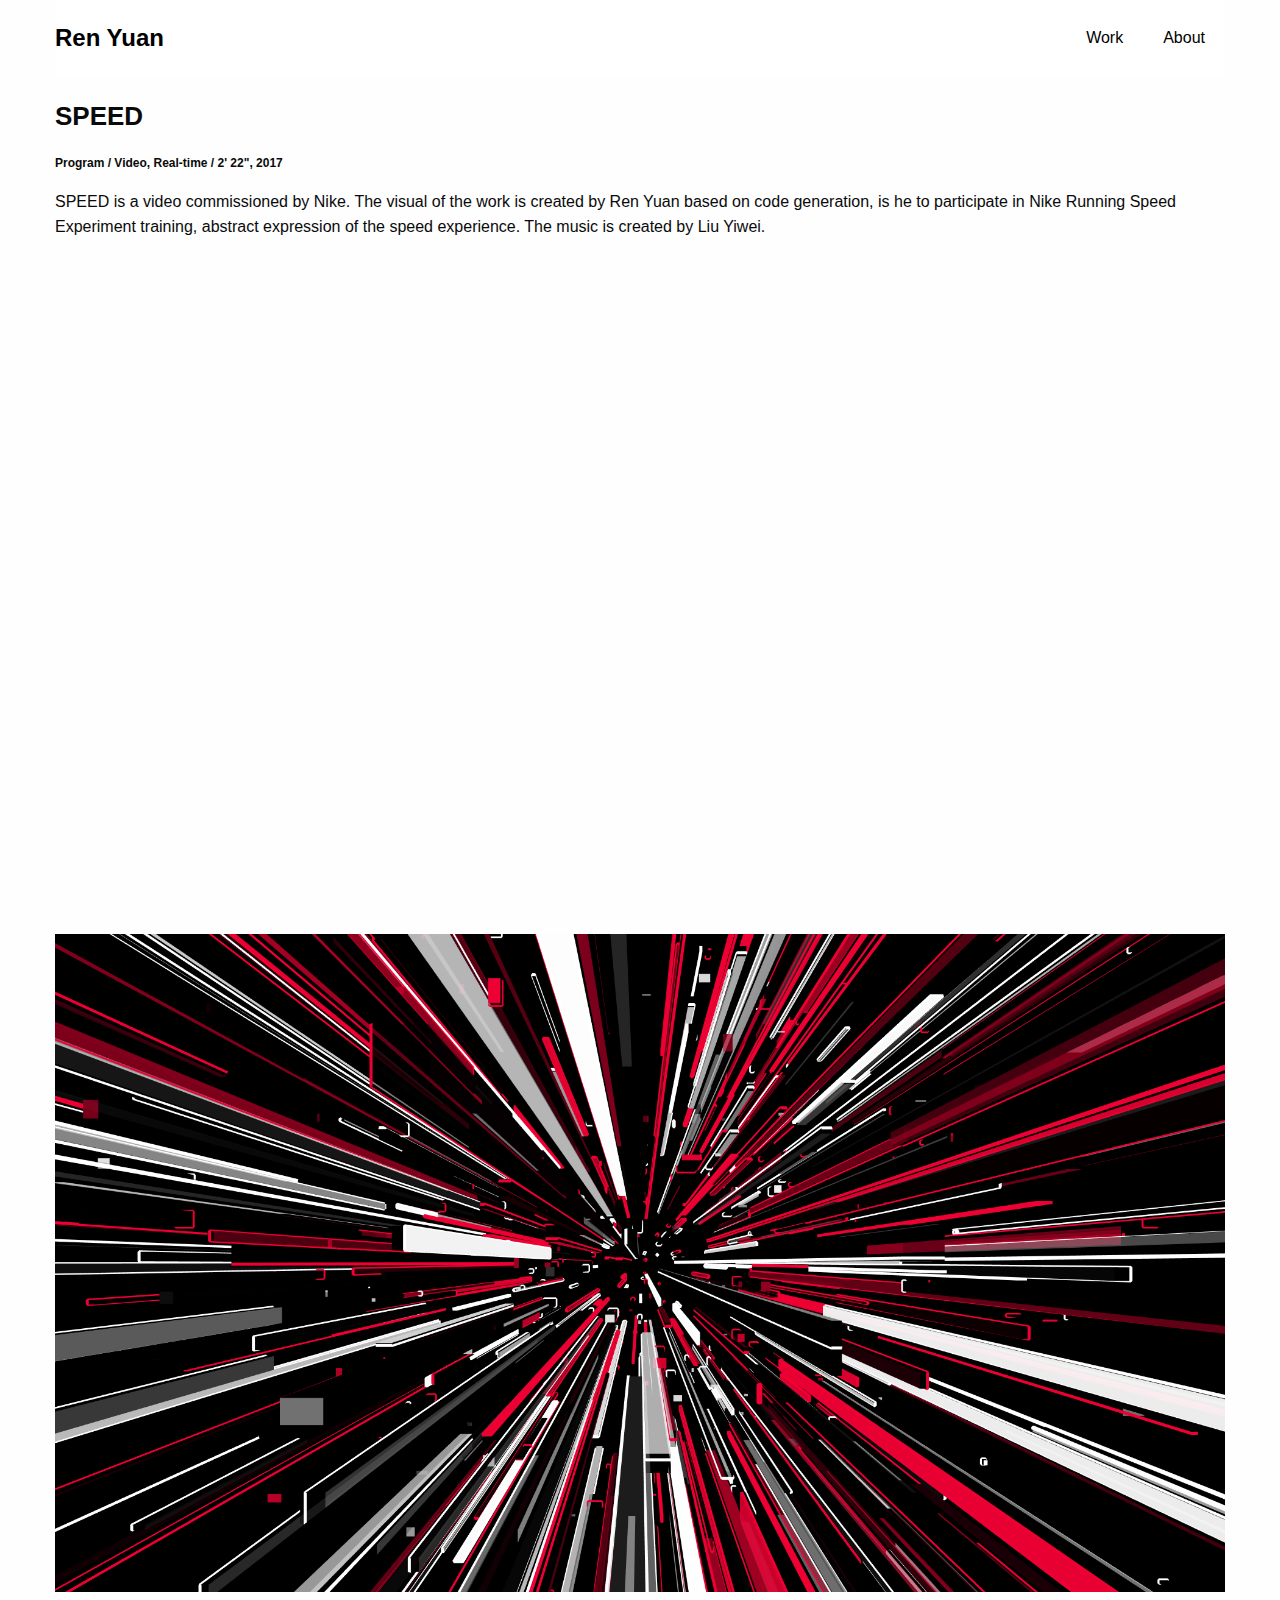
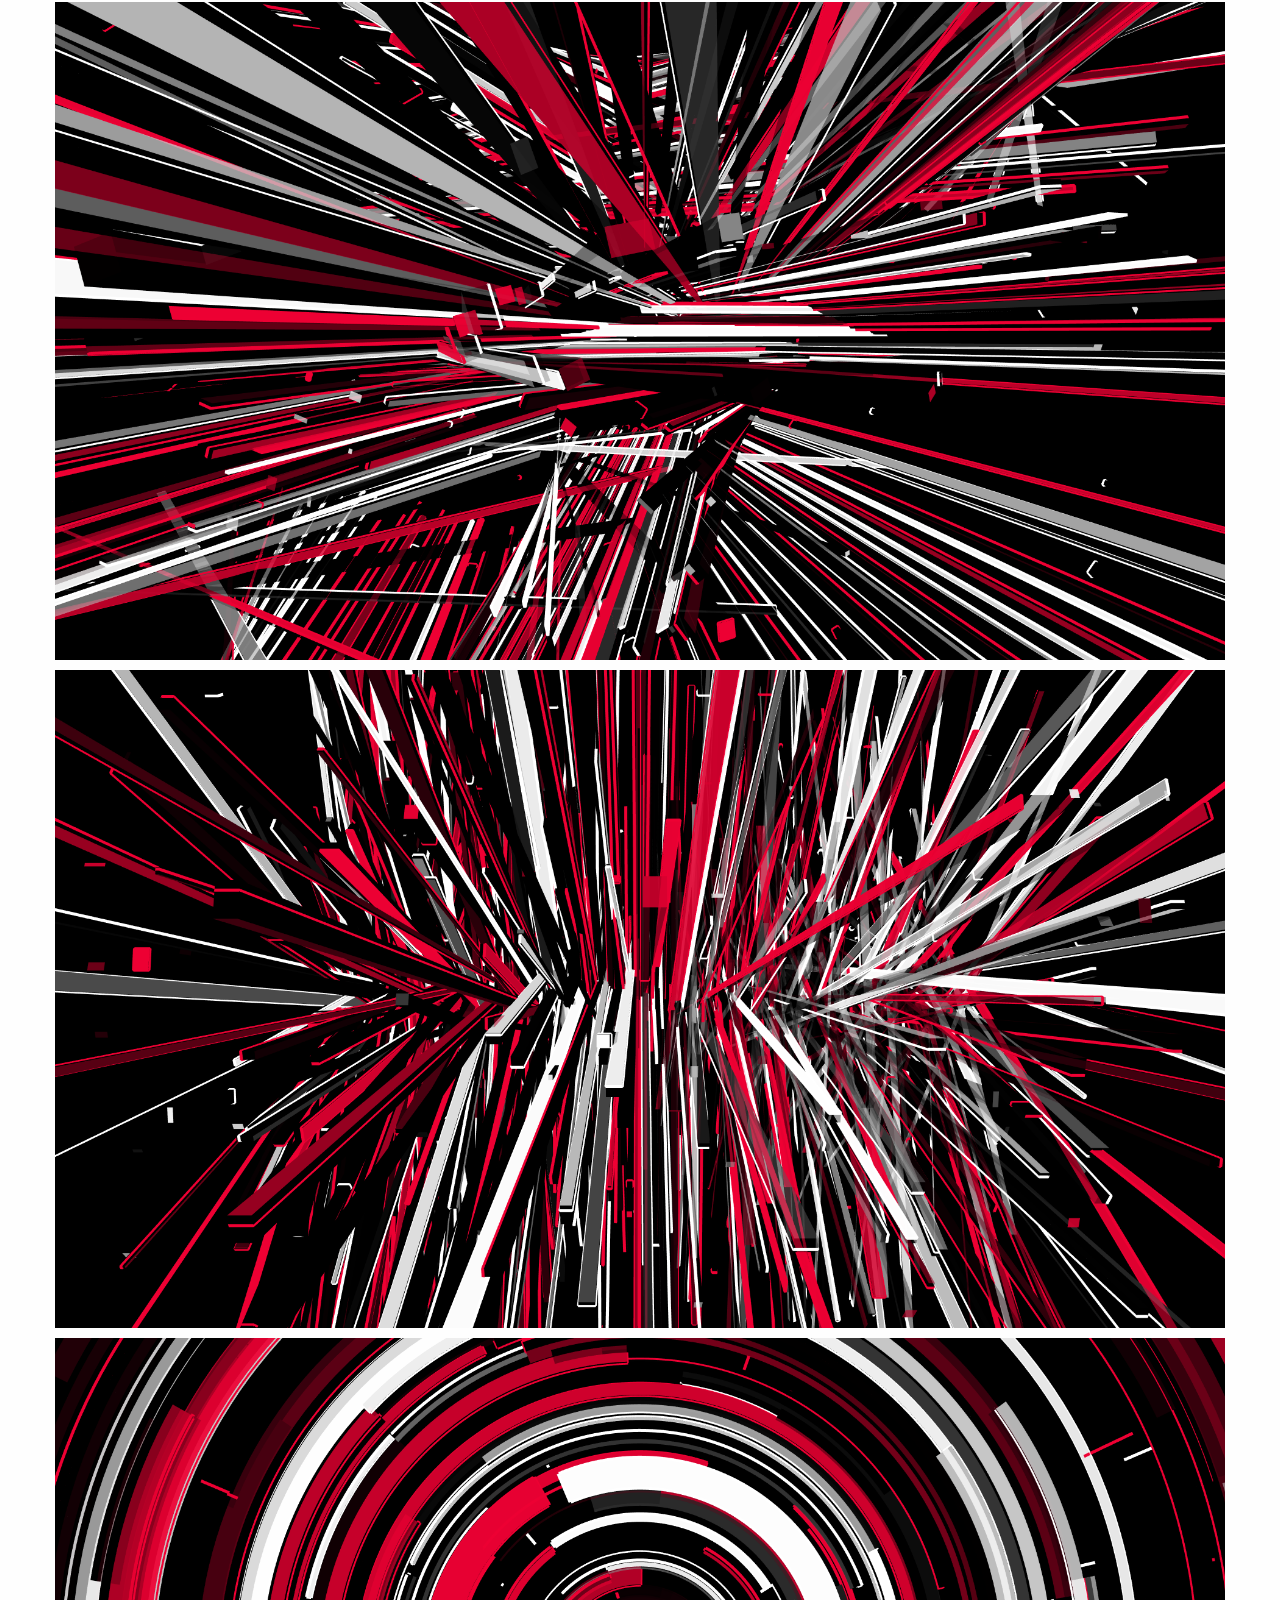
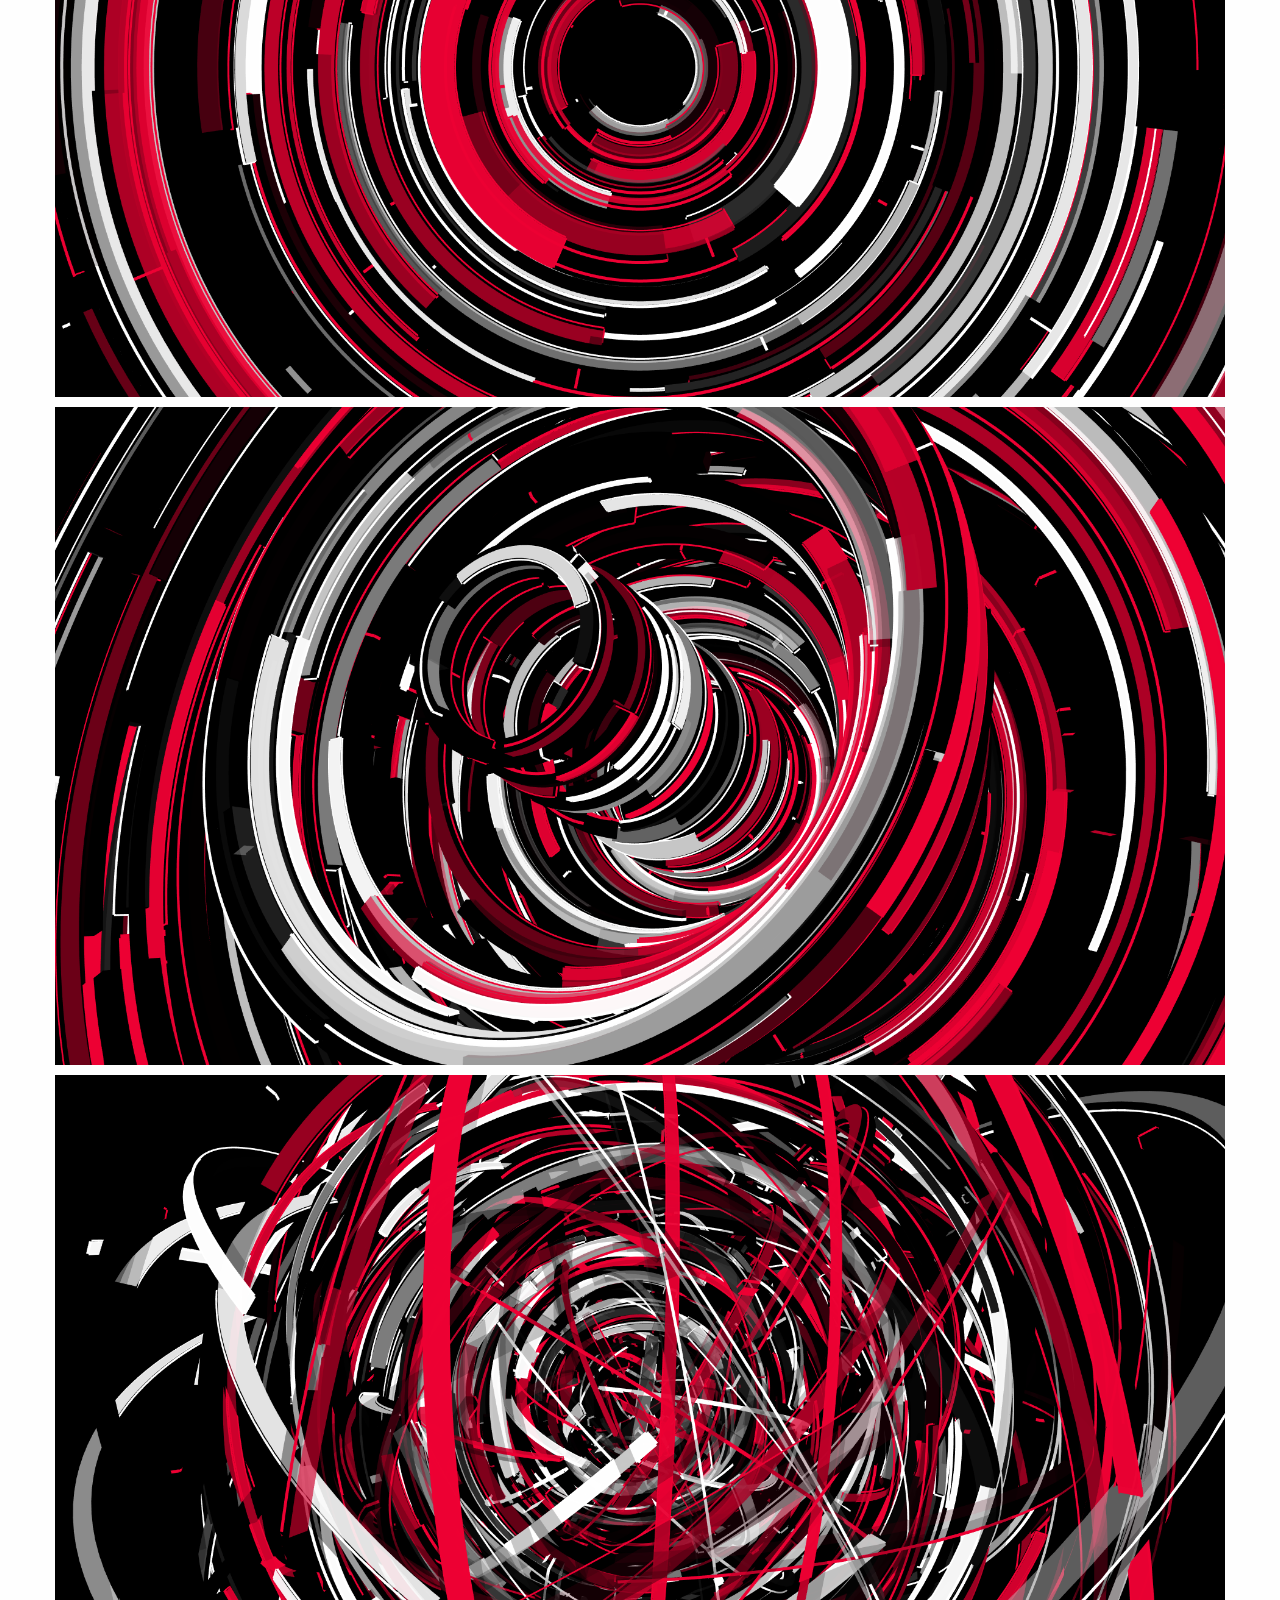
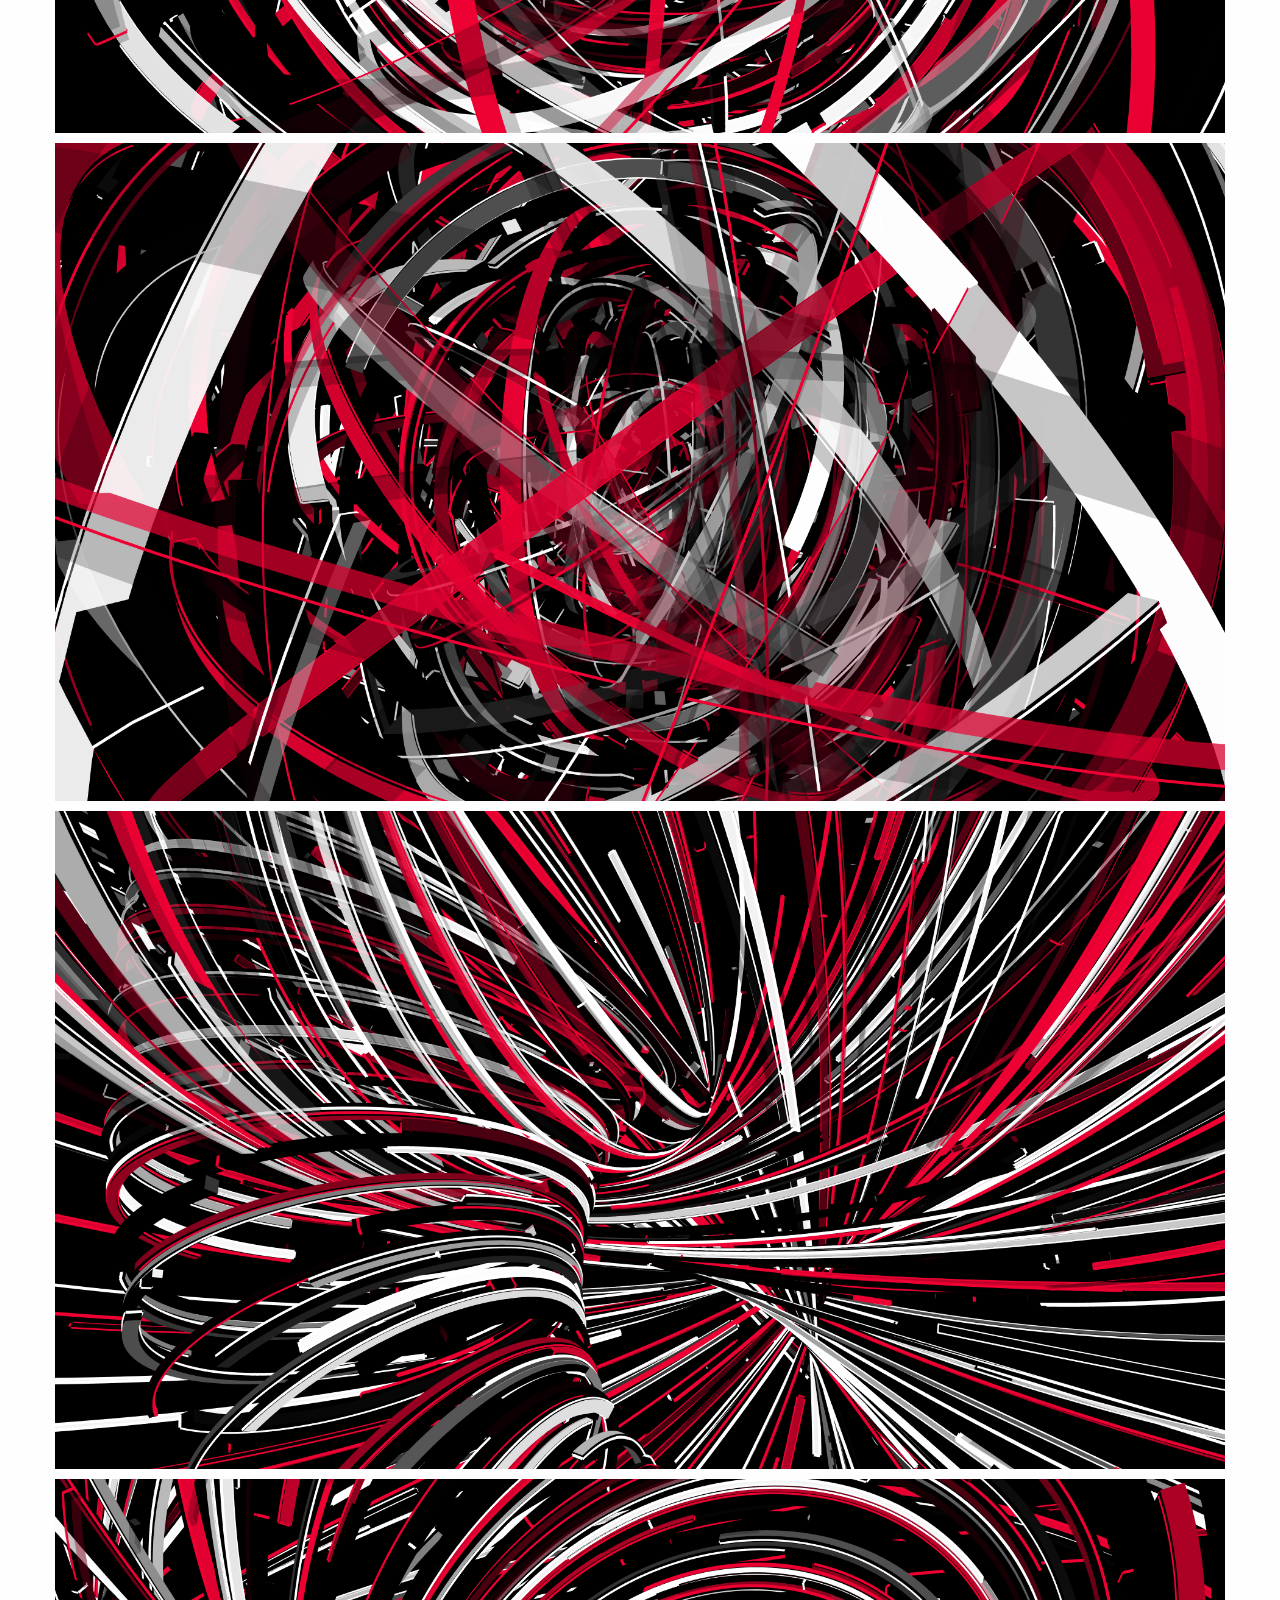
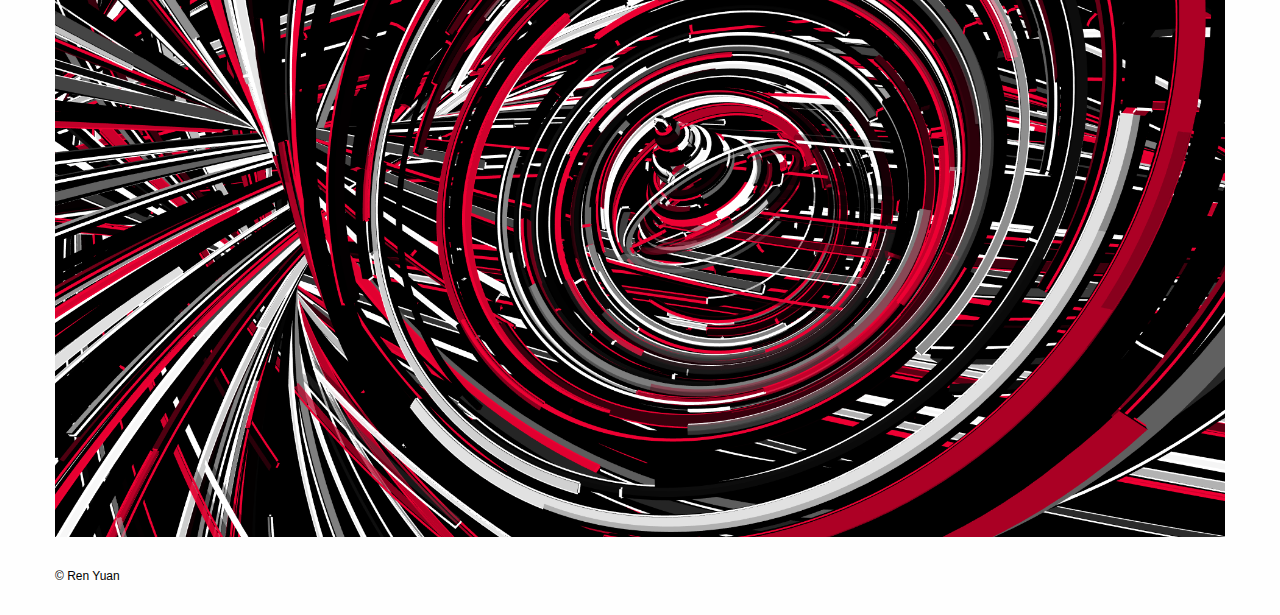
<file: speed/index.html>
<!doctype html>
<html class="no-js" lang="en" dir="ltr">

<head>
    <meta charset="utf-8">
    <meta http-equiv="x-ua-compatible" content="ie=edge">
    <meta name="viewport" content="width=device-width, initial-scale=1, user-scalable=no, minimum-scale=1, maximum-scale=1">
    <link rel="shortcut icon" href="/favicon.ico" />
    <link rel="bookmark" href="/favicon.ico" />
    <link rel="stylesheet" href="/css/foundation.css">
    <link rel="stylesheet" href="/css/style.css">
    <title>Ren Yuan</title>
</head>

<body>
    <!-- navigation -->
    <div class="grid-container">
        <div class="title-bar">
            <div class="title-bar-left">
                <a class="title-bar-title" href="/">Ren Yuan</a>
            </div>
            <div class="title-bar-right">
                <ul class="menu align-right">
                    <li><a href="/">Work</a></li>
                    <li><a href="/about">About</a></li>
                </ul>
            </div>
        </div>
    </div>
    <!-- work -->
    <div class="grid-container">
        <p class="work-title">SPEED</p>
        <p class="work-label">Program / Video, Real-time / 2' 22", 2017</p>
        <p class="work-text">SPEED is a video commissioned by Nike. The visual of the work is created by Ren Yuan based on code generation, is he to participate in Nike Running Speed Experiment training, abstract expression of the speed experience. The music is created by Liu Yiwei.</p>
        <div style="padding:56.25% 0 0 0;position:relative;"><iframe src="https://player.vimeo.com/video/278757079?title=0&byline=0&portrait=0" style="position:absolute;top:0;left:0;width:100%;height:100%;" frameborder="0" webkitallowfullscreen mozallowfullscreen allowfullscreen></iframe></div>
        <img class="work-image" src="./01.png">
        <img class="work-image" src="./02.png">
        <img class="work-image" src="./03.png">
        <img class="work-image" src="./04.png">
        <img class="work-image" src="./05.png">
        <img class="work-image" src="./06.png">
        <img class="work-image" src="./07.png">
        <img class="work-image" src="./08.png">
        <img class="work-image" src="./09.png">
    </div>
    <!-- copyright -->
    <div class="grid-container">
        <div class="copyright">
            <a href="/">© Ren Yuan</a>
        </div>
    </div>
</body>

</html>
</file>
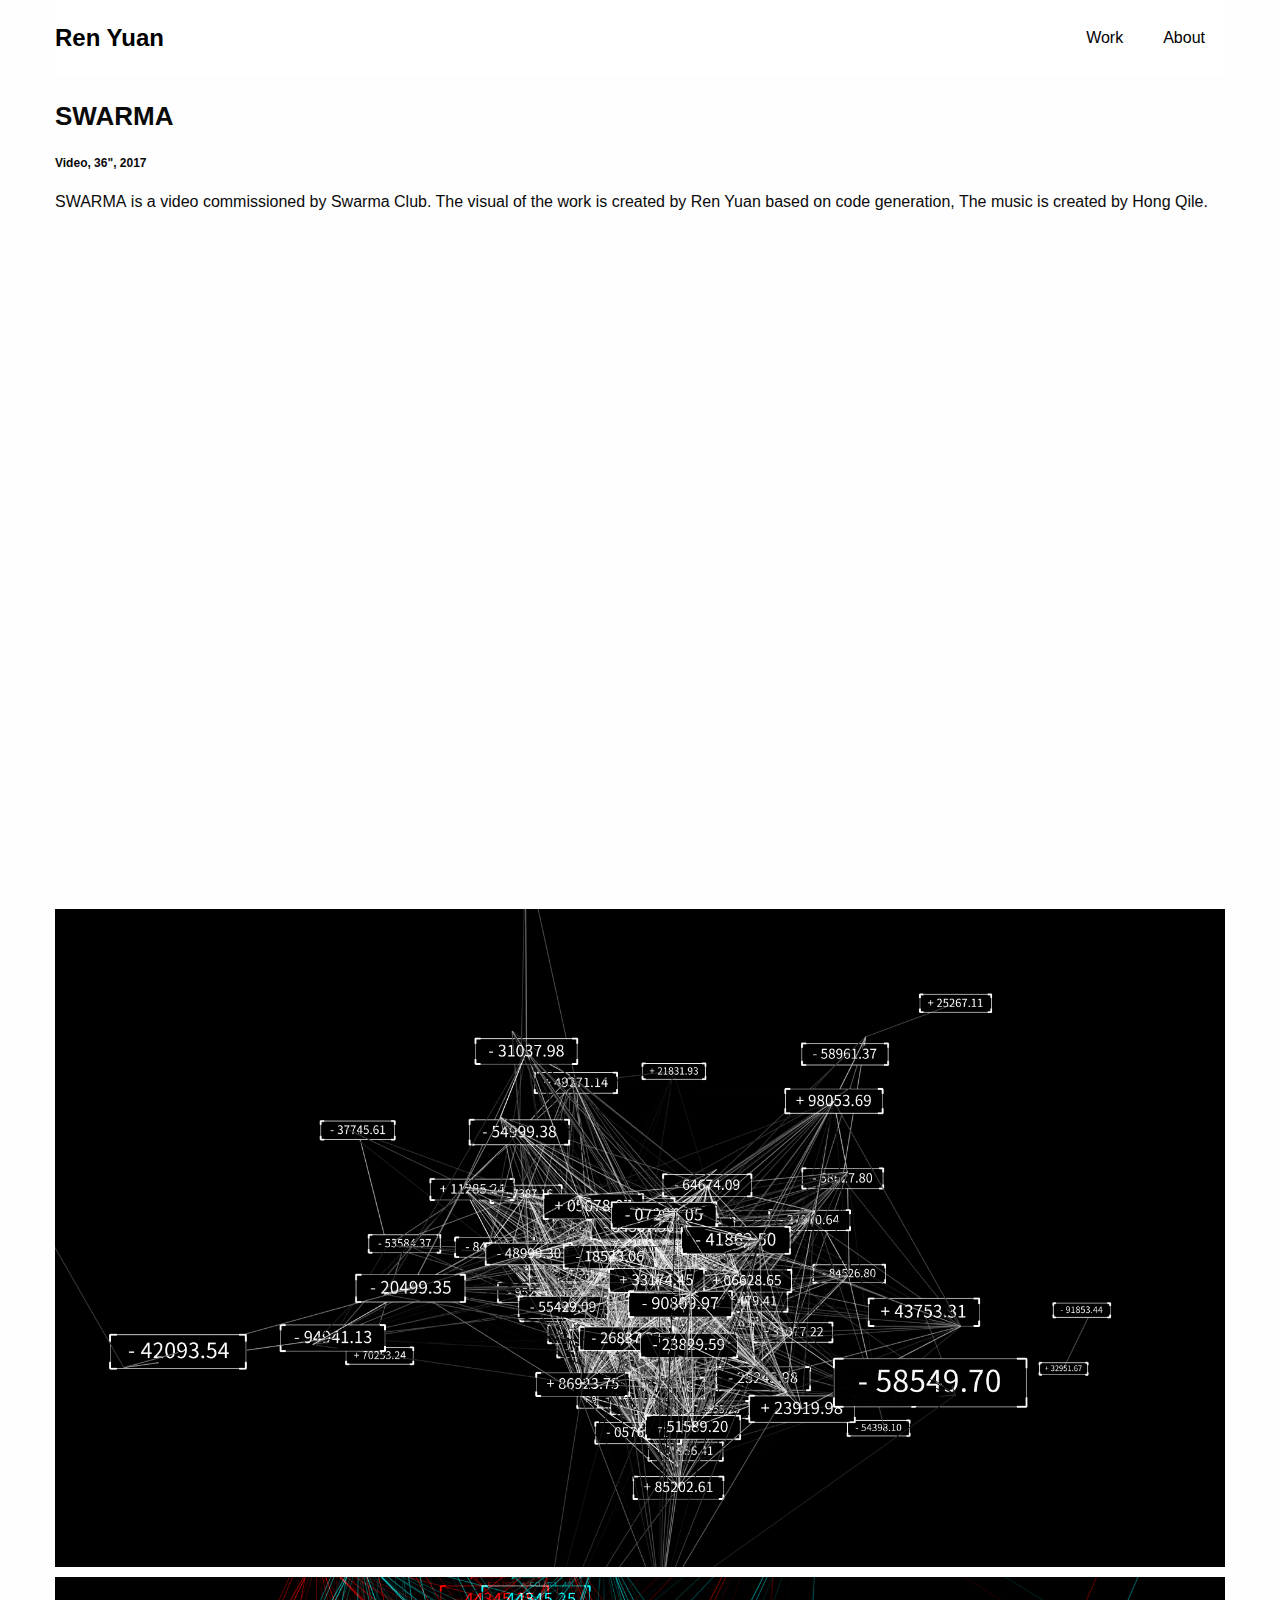
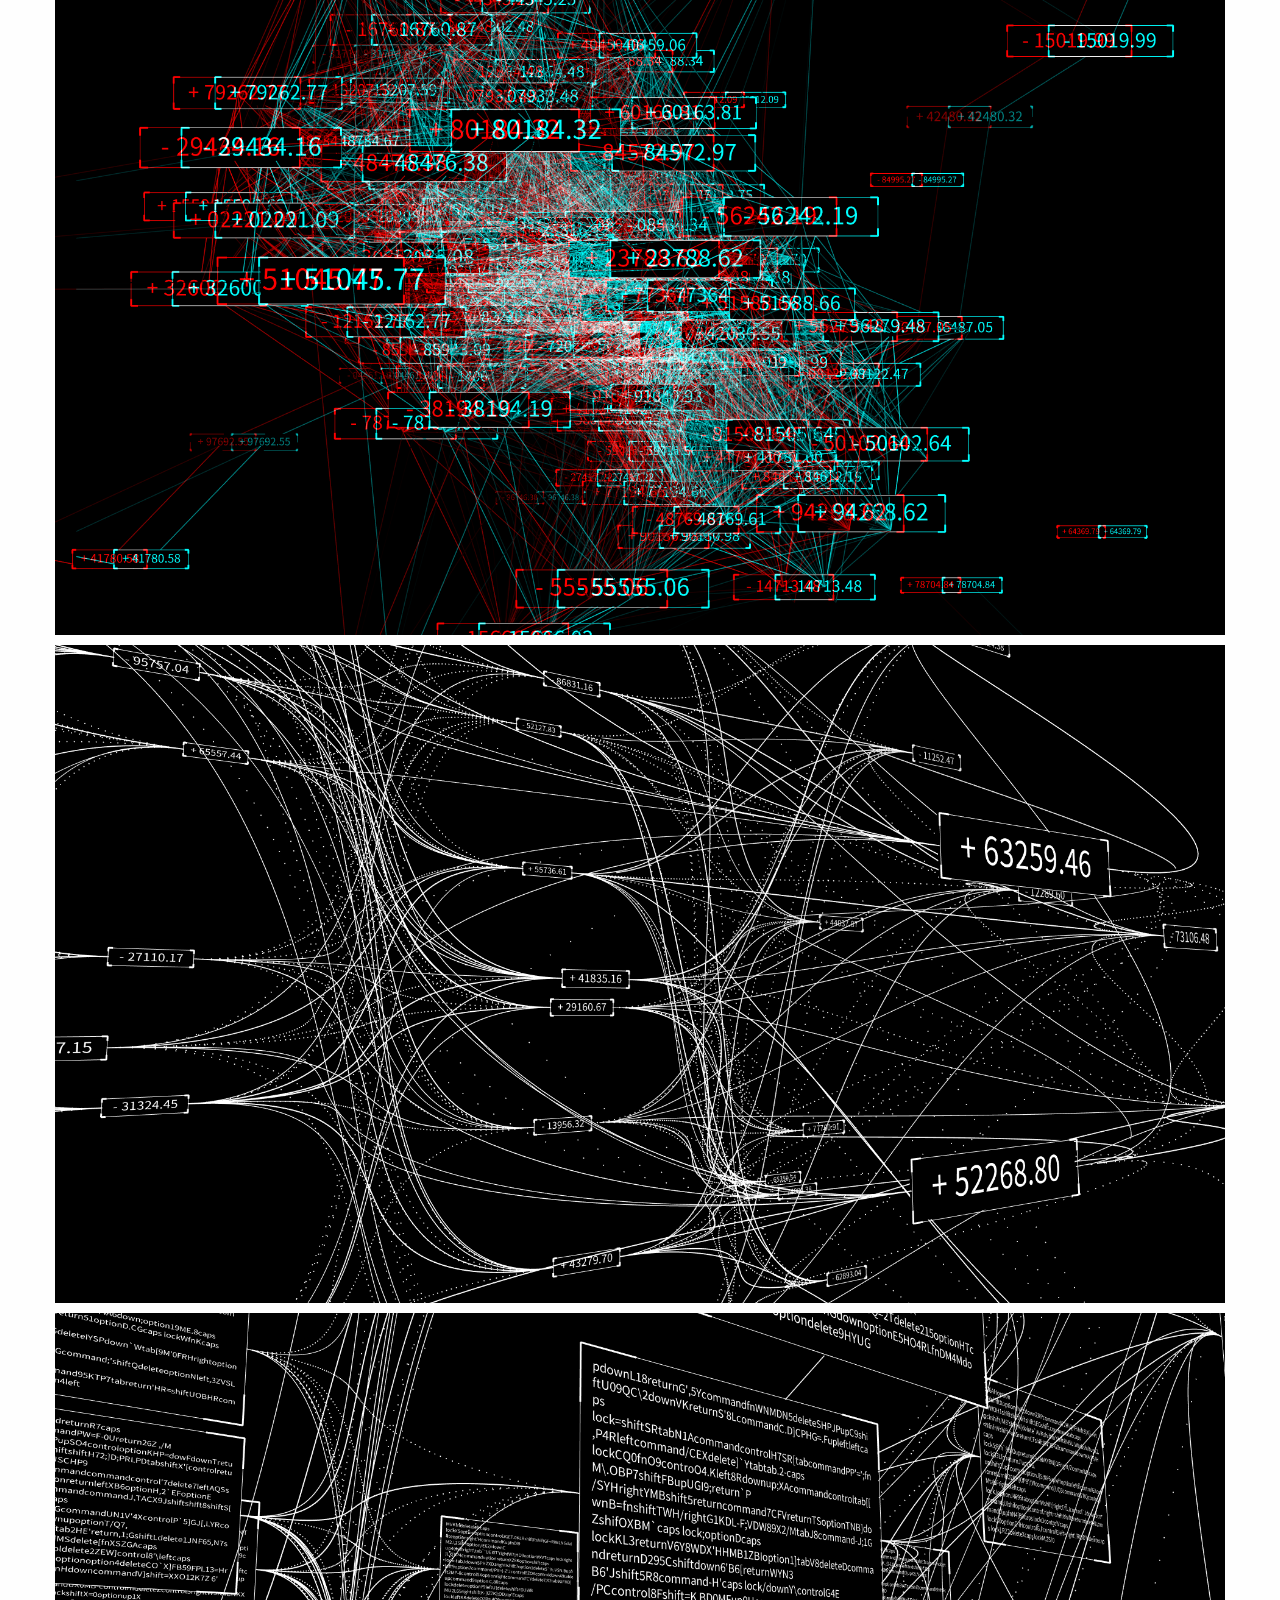
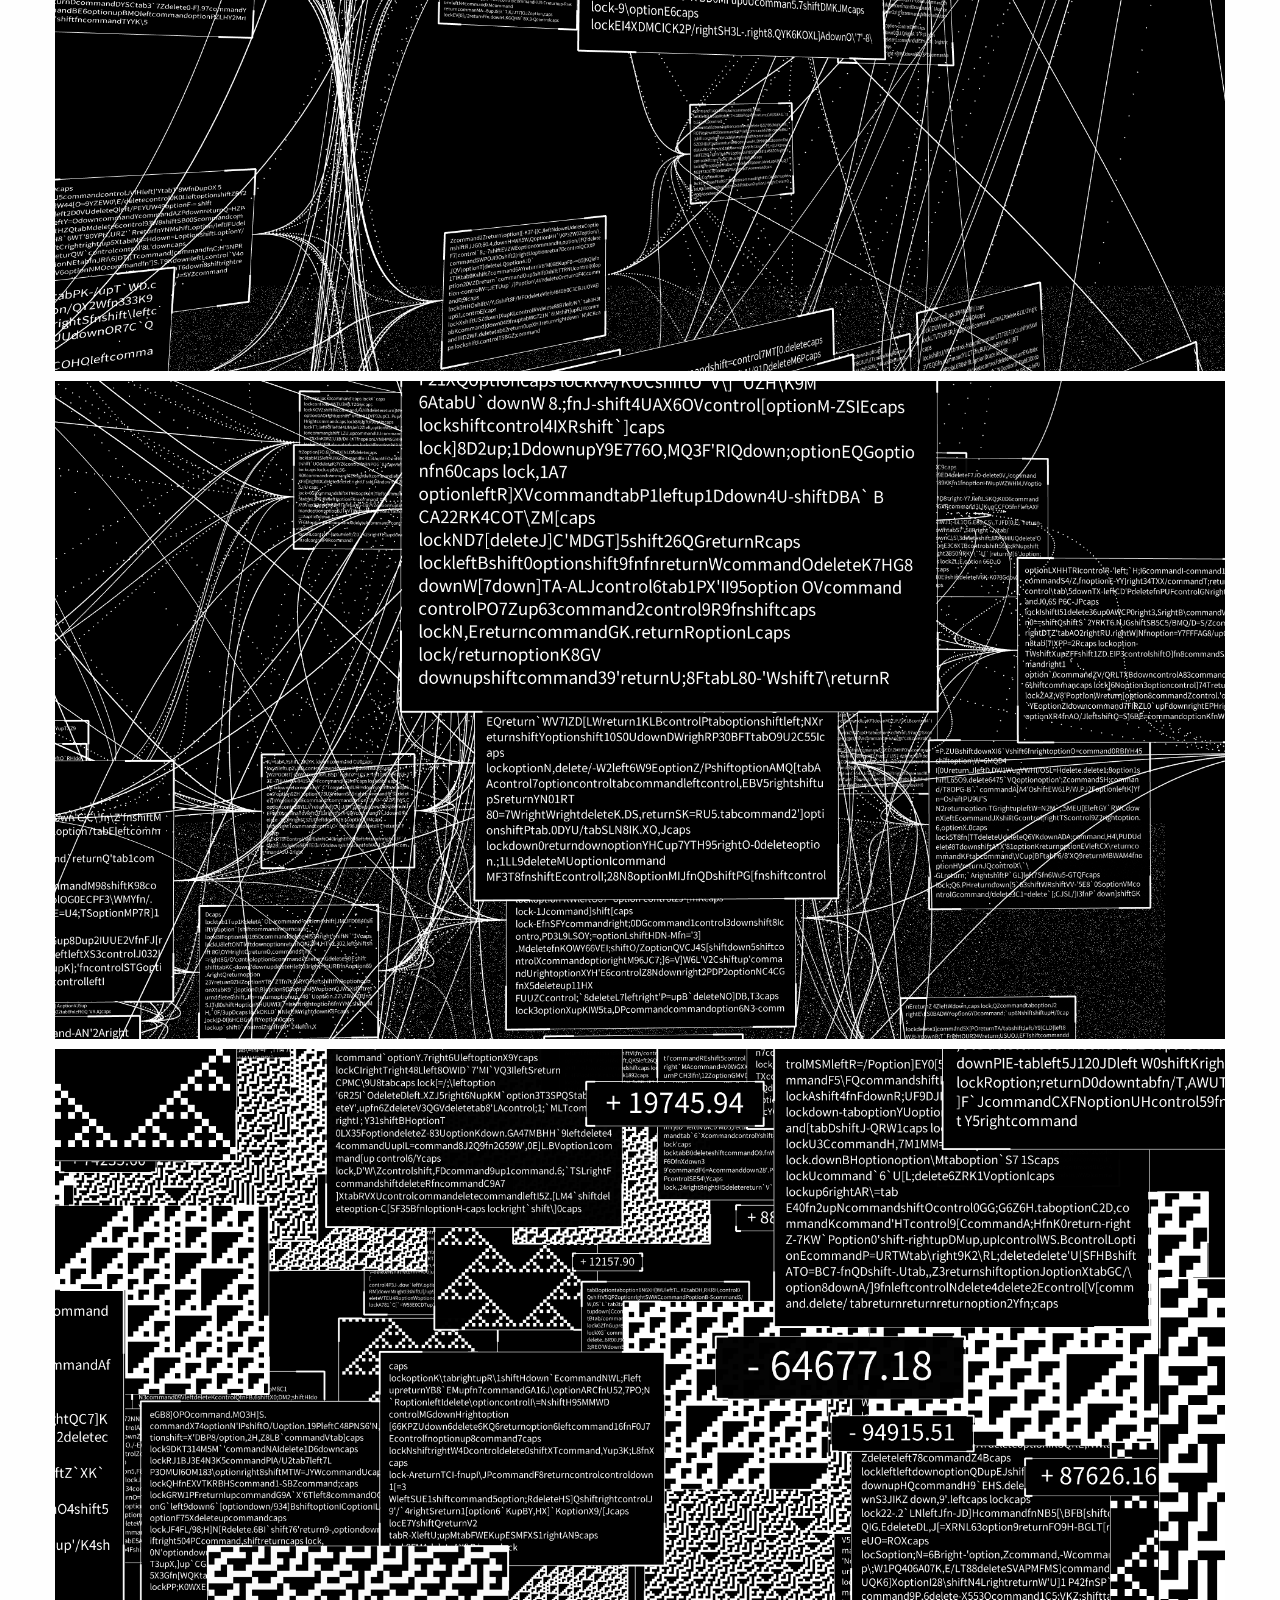
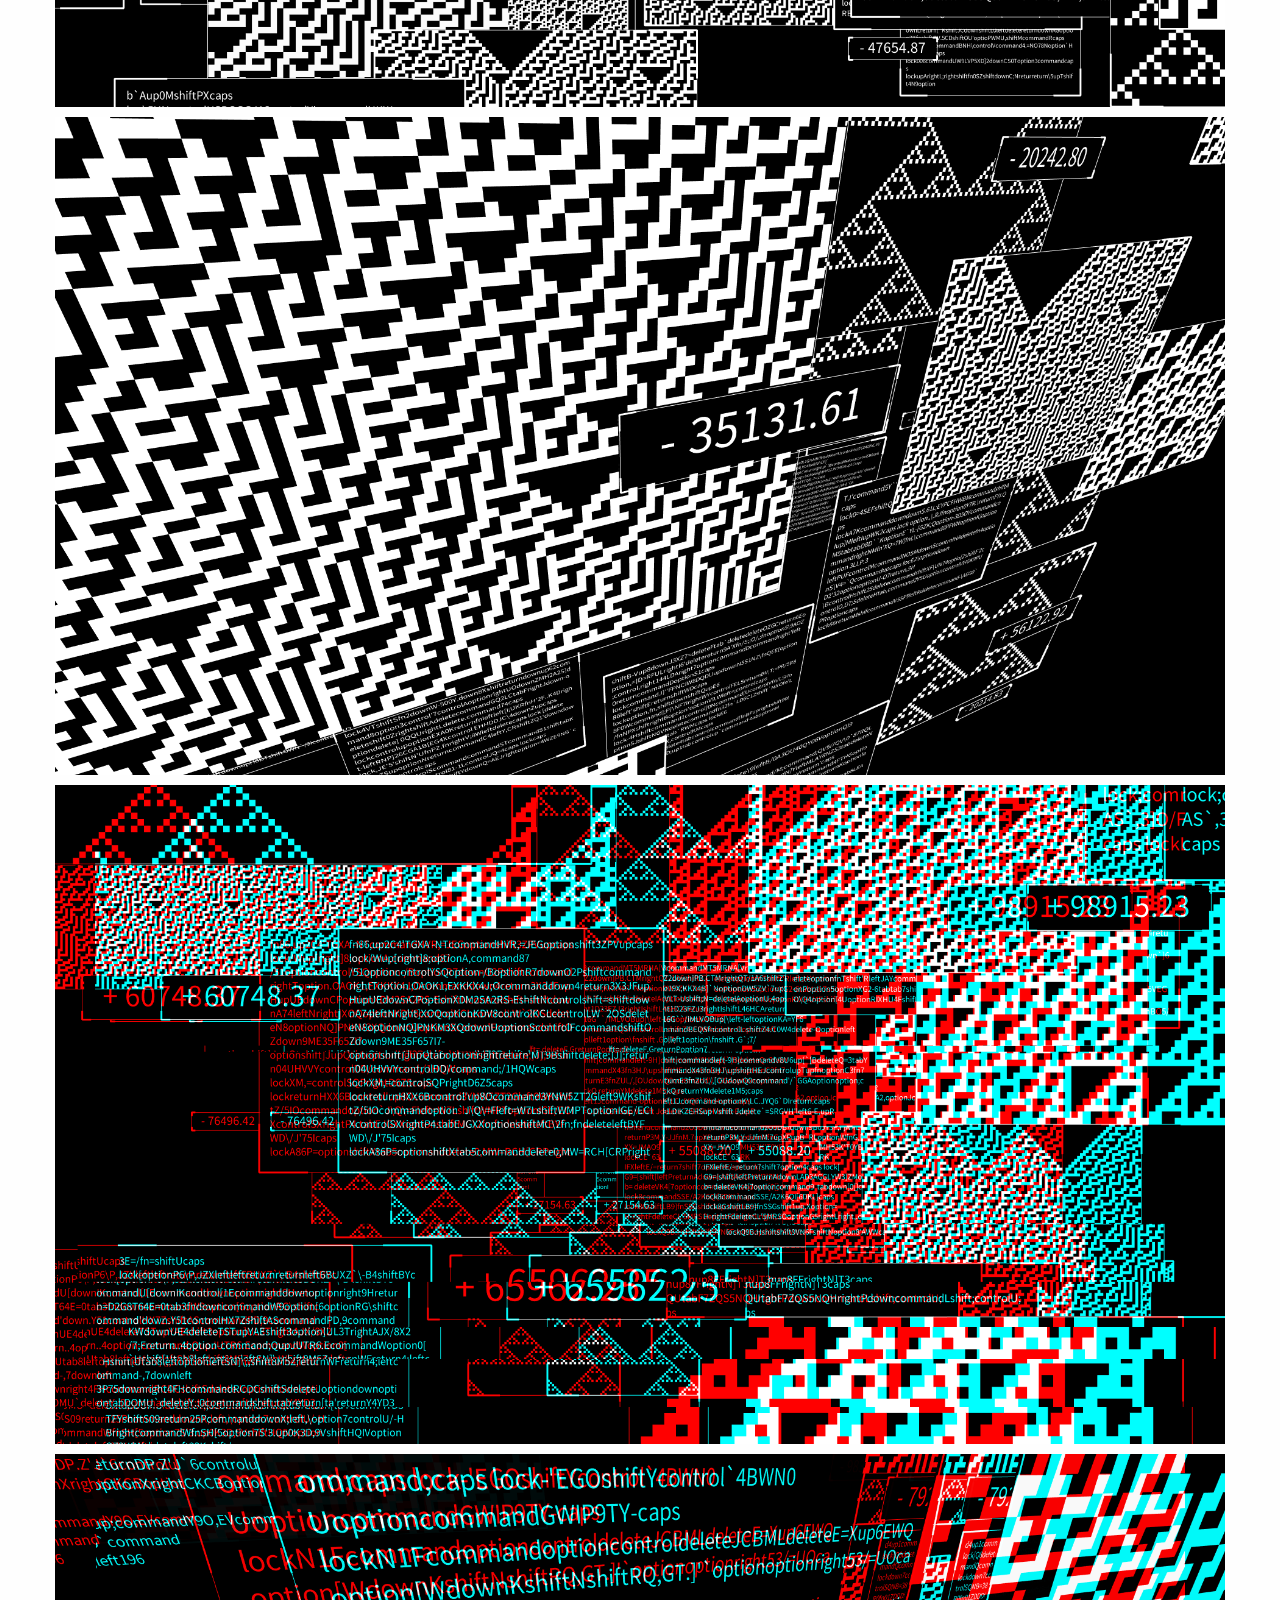
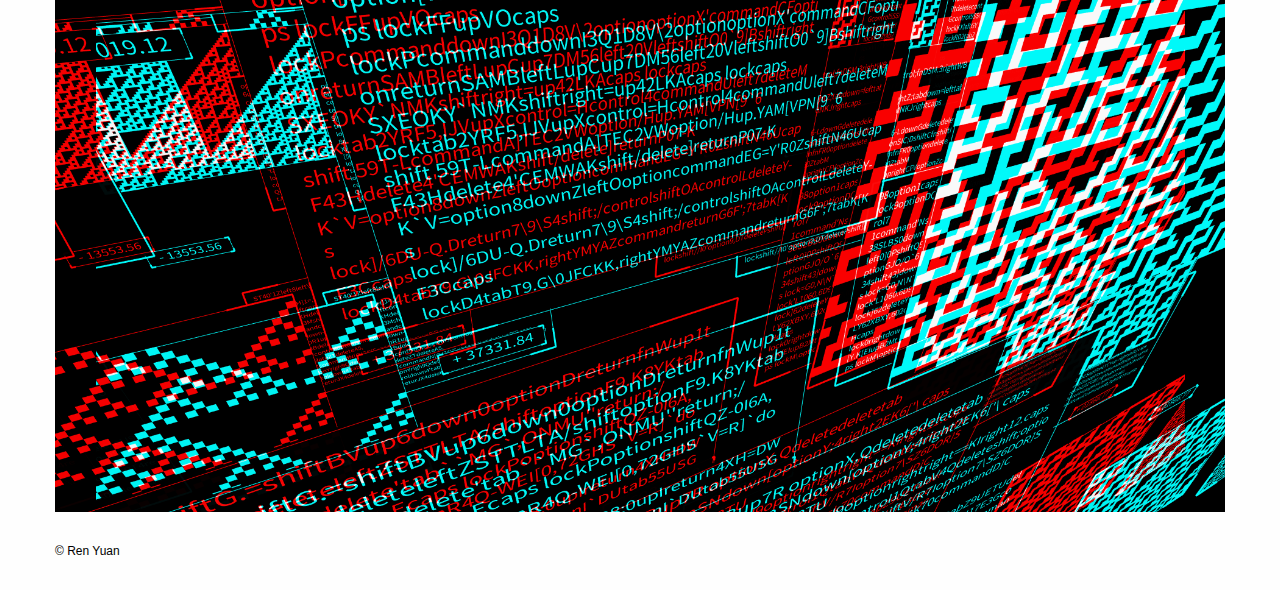
<file: swarma/index.html>
<!doctype html>
<html class="no-js" lang="en" dir="ltr">

<head>
    <meta charset="utf-8">
    <meta http-equiv="x-ua-compatible" content="ie=edge">
    <meta name="viewport" content="width=device-width, initial-scale=1, user-scalable=no, minimum-scale=1, maximum-scale=1">
    <link rel="shortcut icon" href="/favicon.ico" />
    <link rel="bookmark" href="/favicon.ico" />
    <link rel="stylesheet" href="/css/foundation.css">
    <link rel="stylesheet" href="/css/style.css">
    <title>Ren Yuan</title>
</head>

<body>
    <!-- navigation -->
    <div class="grid-container">
        <div class="title-bar">
            <div class="title-bar-left">
                <a class="title-bar-title" href="/">Ren Yuan</a>
            </div>
            <div class="title-bar-right">
                <ul class="menu align-right">
                    <li><a href="/">Work</a></li>
                    <li><a href="/about">About</a></li>
                </ul>
            </div>
        </div>
    </div>
    <!-- work -->
    <div class="grid-container">
        <p class="work-title">SWARMA</p>
        <p class="work-label">Video, 36", 2017</p>
        <p class="work-text">SWARMA is a video commissioned by Swarma Club. The visual of the work is created by Ren Yuan based on code generation, The music is created by Hong Qile.</p>
        <div style="padding:56.25% 0 0 0;position:relative;"><iframe src="https://player.vimeo.com/video/214603868?title=0&byline=0&portrait=0" style="position:absolute;top:0;left:0;width:100%;height:100%;" frameborder="0" webkitallowfullscreen mozallowfullscreen allowfullscreen></iframe></div>
        <img class="work-image" src="./01.png">
        <img class="work-image" src="./02.png">
        <img class="work-image" src="./03.png">
        <img class="work-image" src="./04.png">
        <img class="work-image" src="./05.png">
        <img class="work-image" src="./06.png">
        <img class="work-image" src="./07.png">
        <img class="work-image" src="./08.png">
        <img class="work-image" src="./09.png">
    </div>
    <!-- copyright -->
    <div class="grid-container">
        <div class="copyright">
            <a href="/">© Ren Yuan</a>
        </div>
    </div>
</body>

</html>
</file>
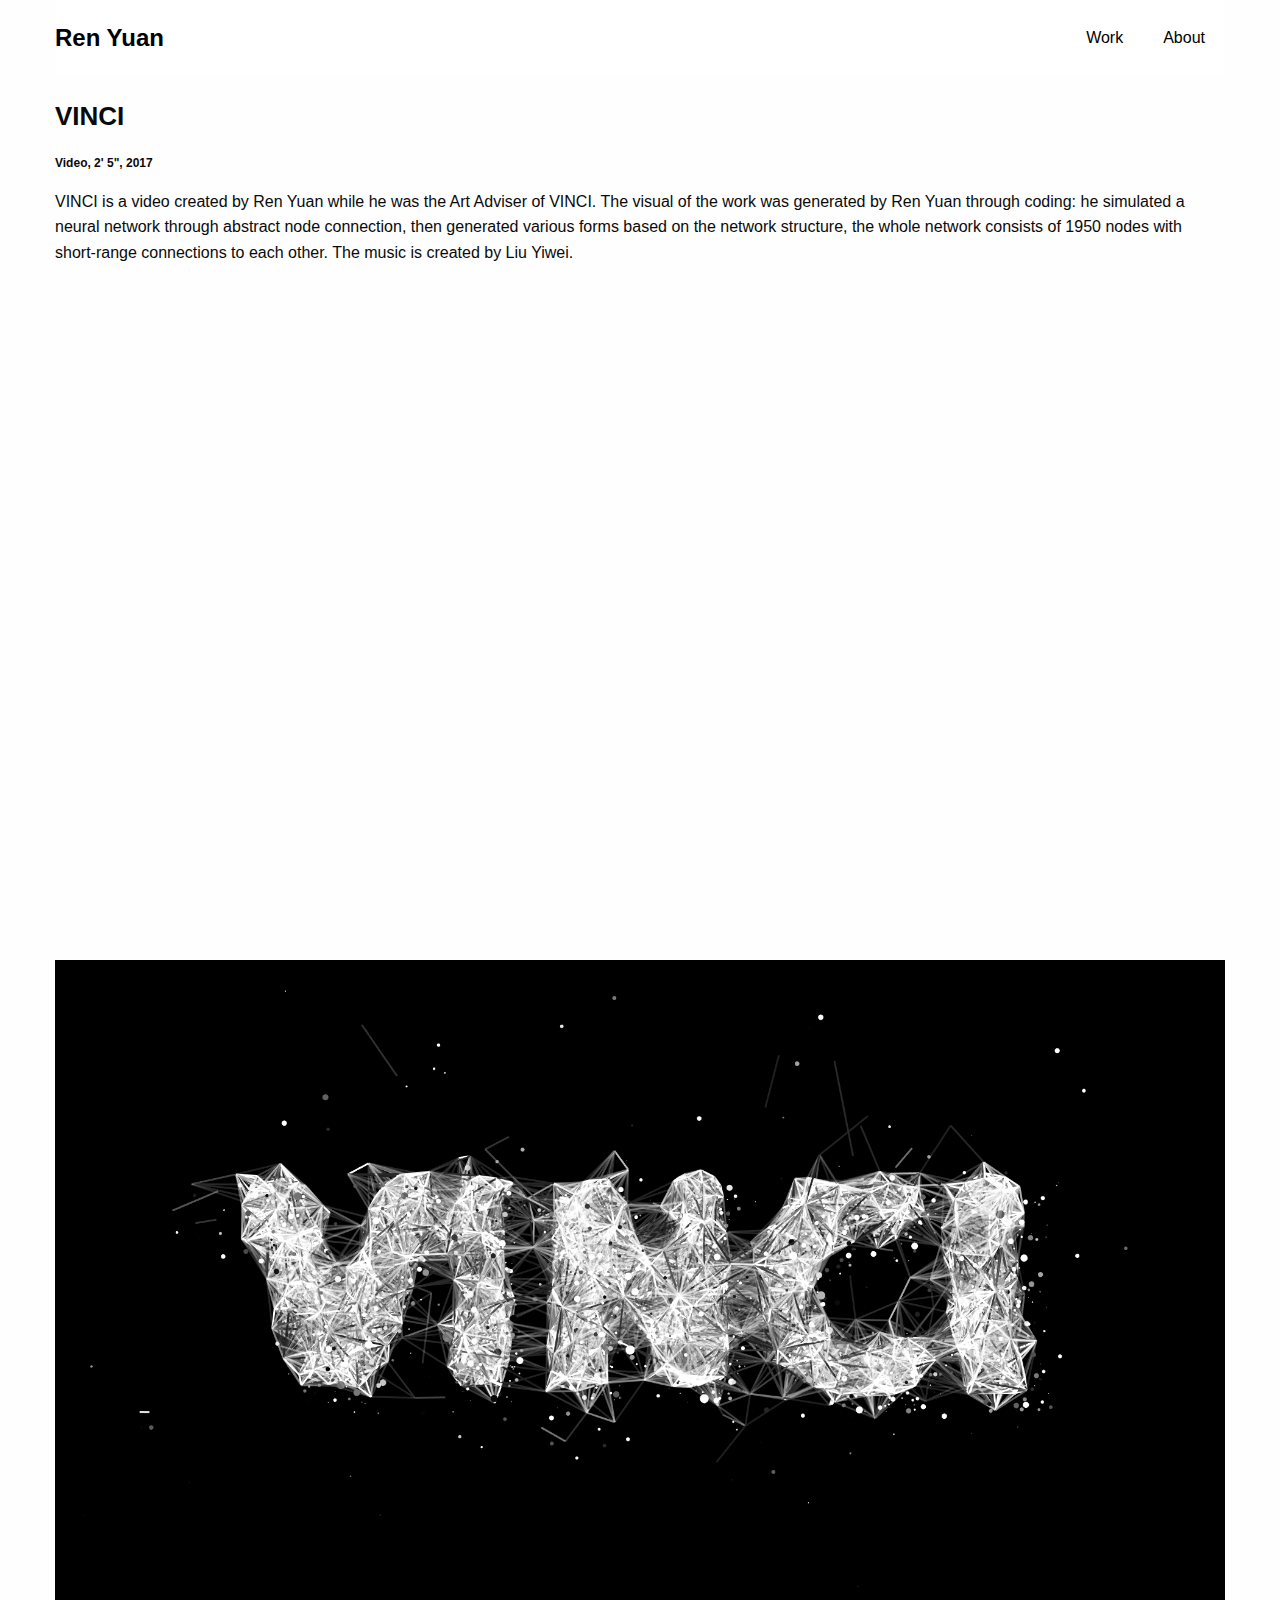
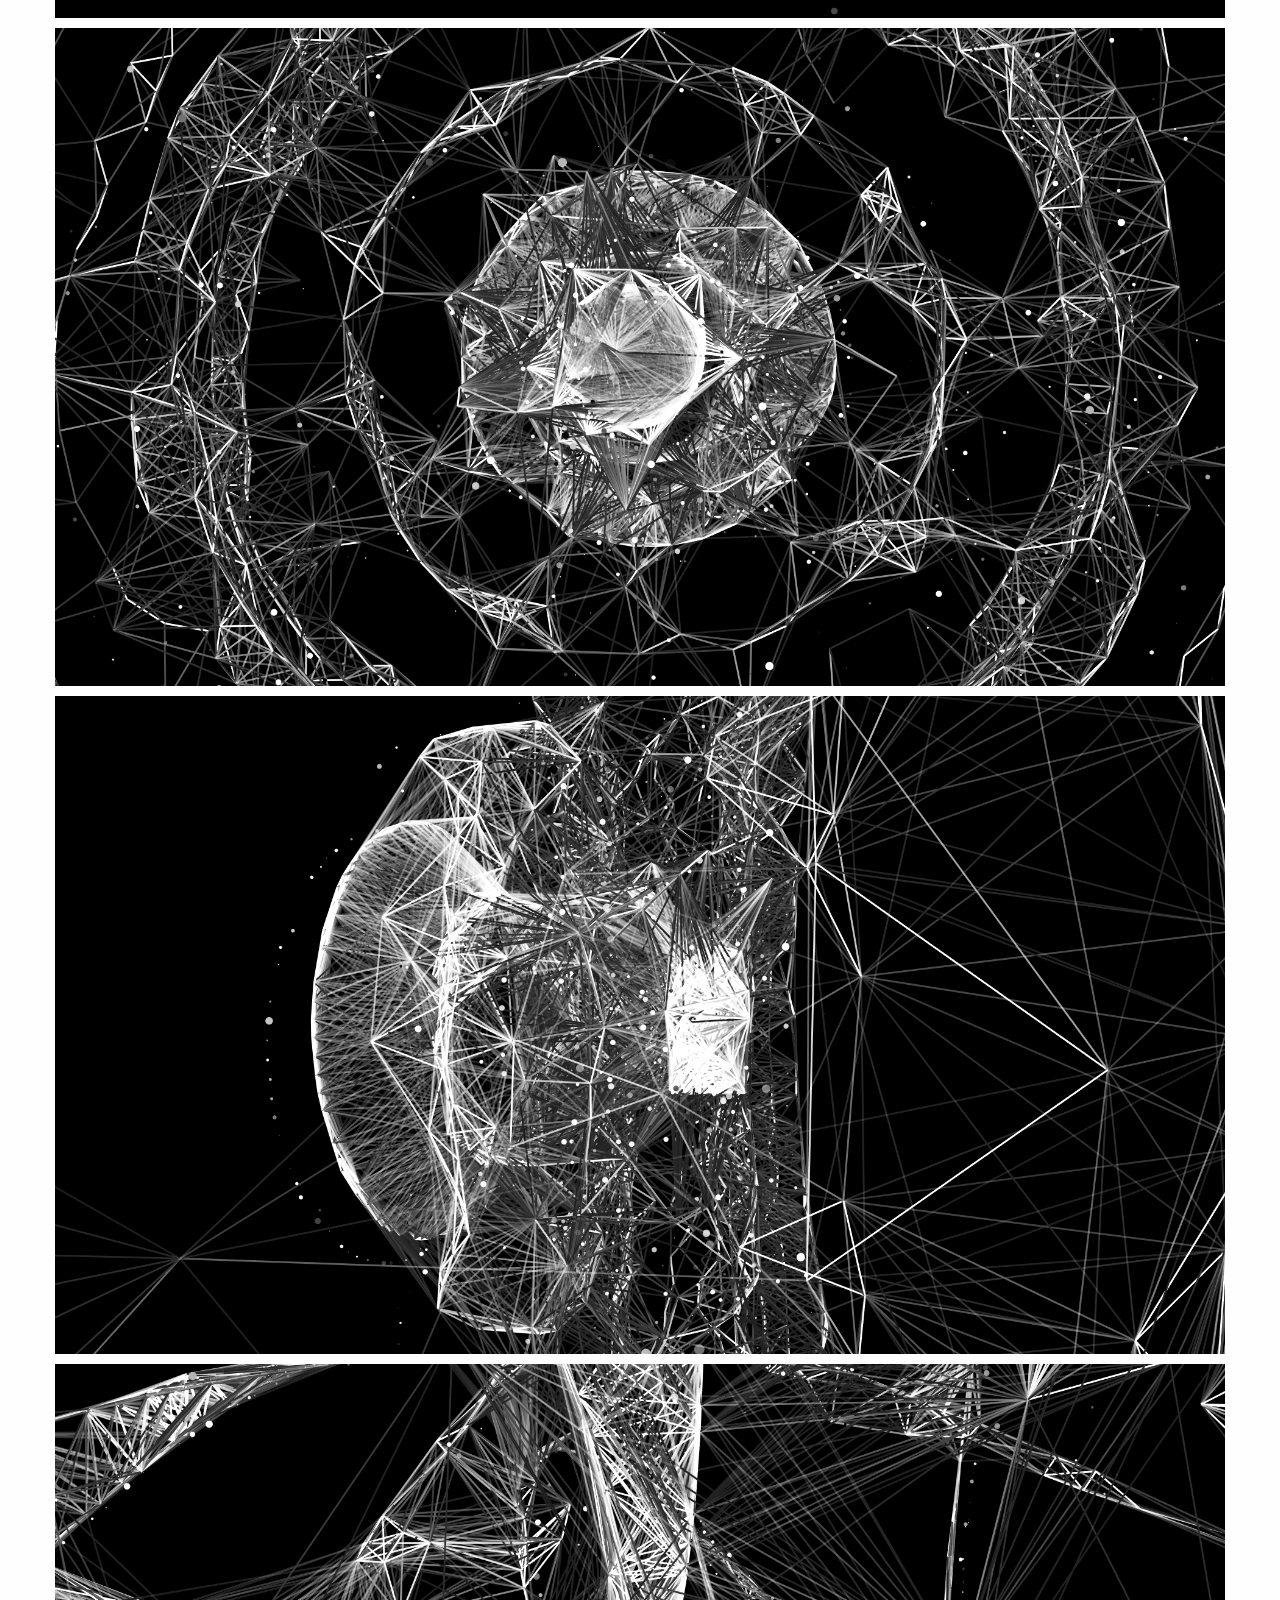
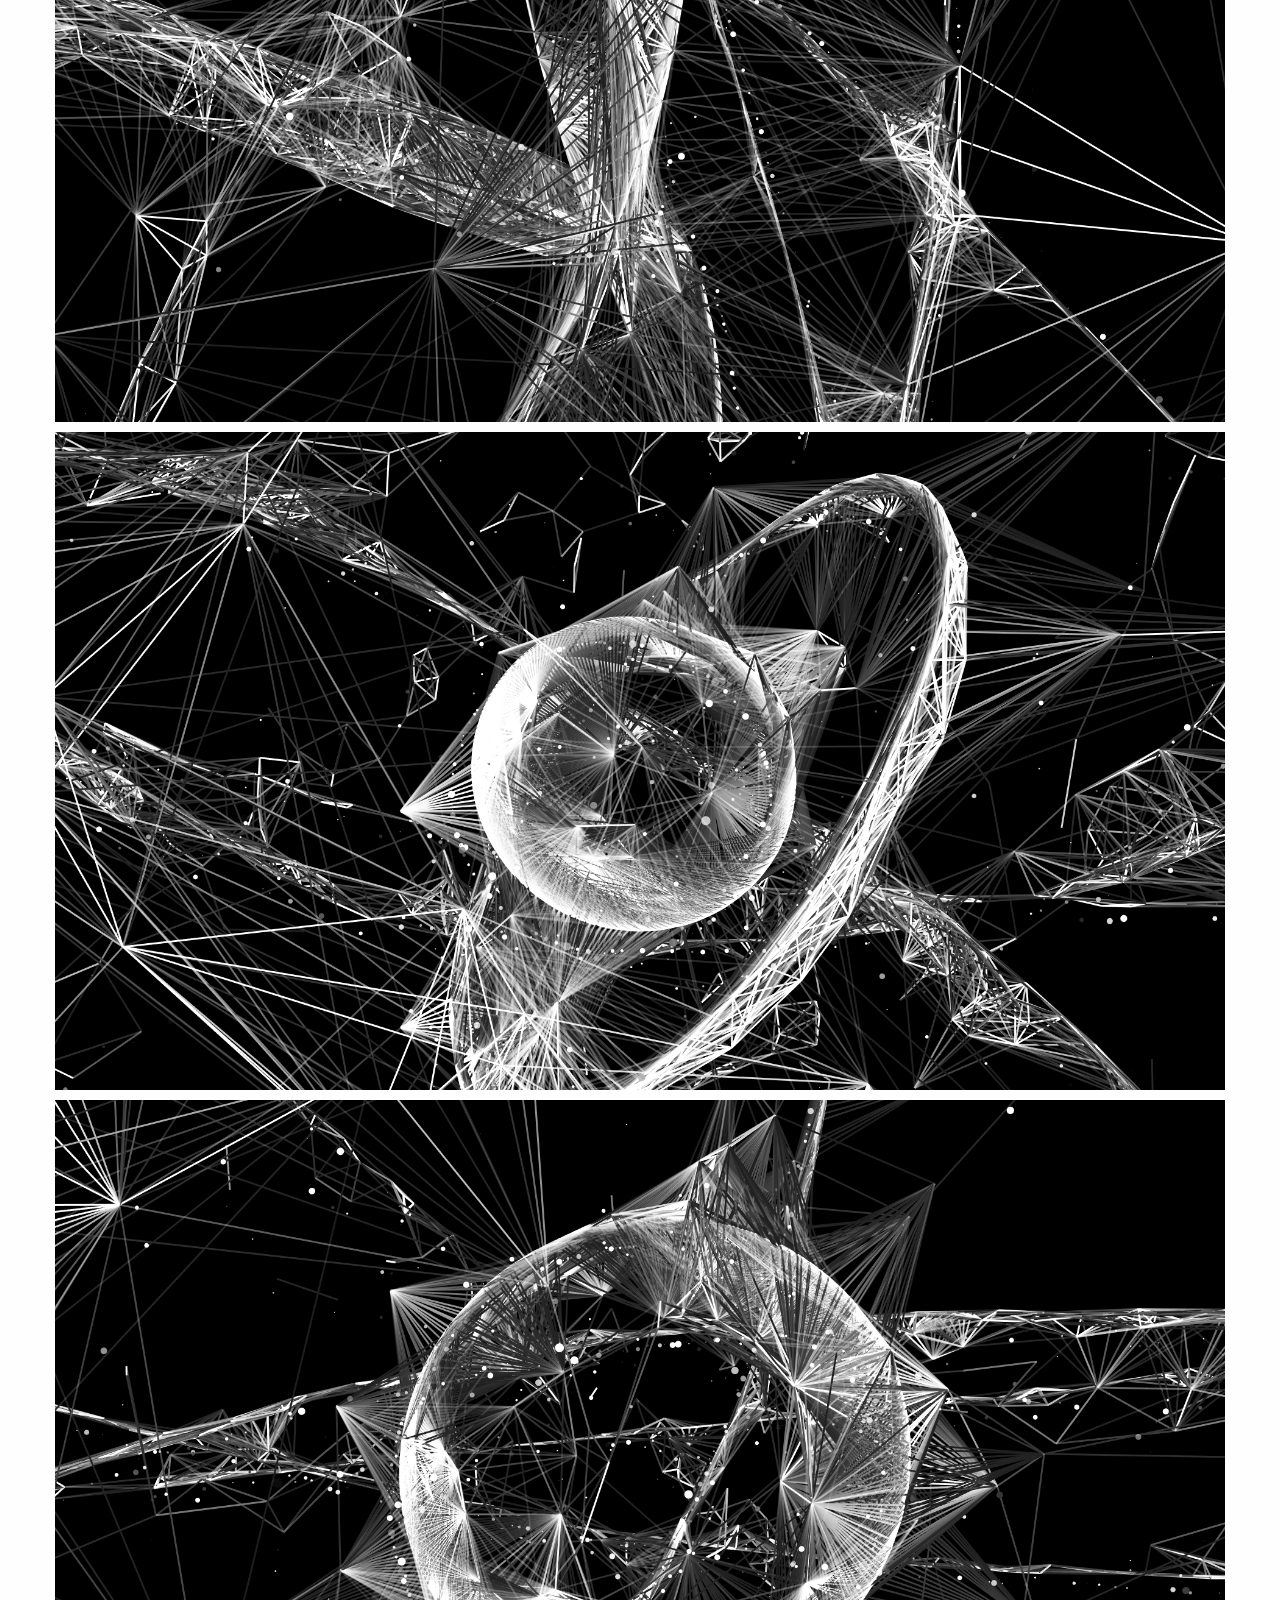
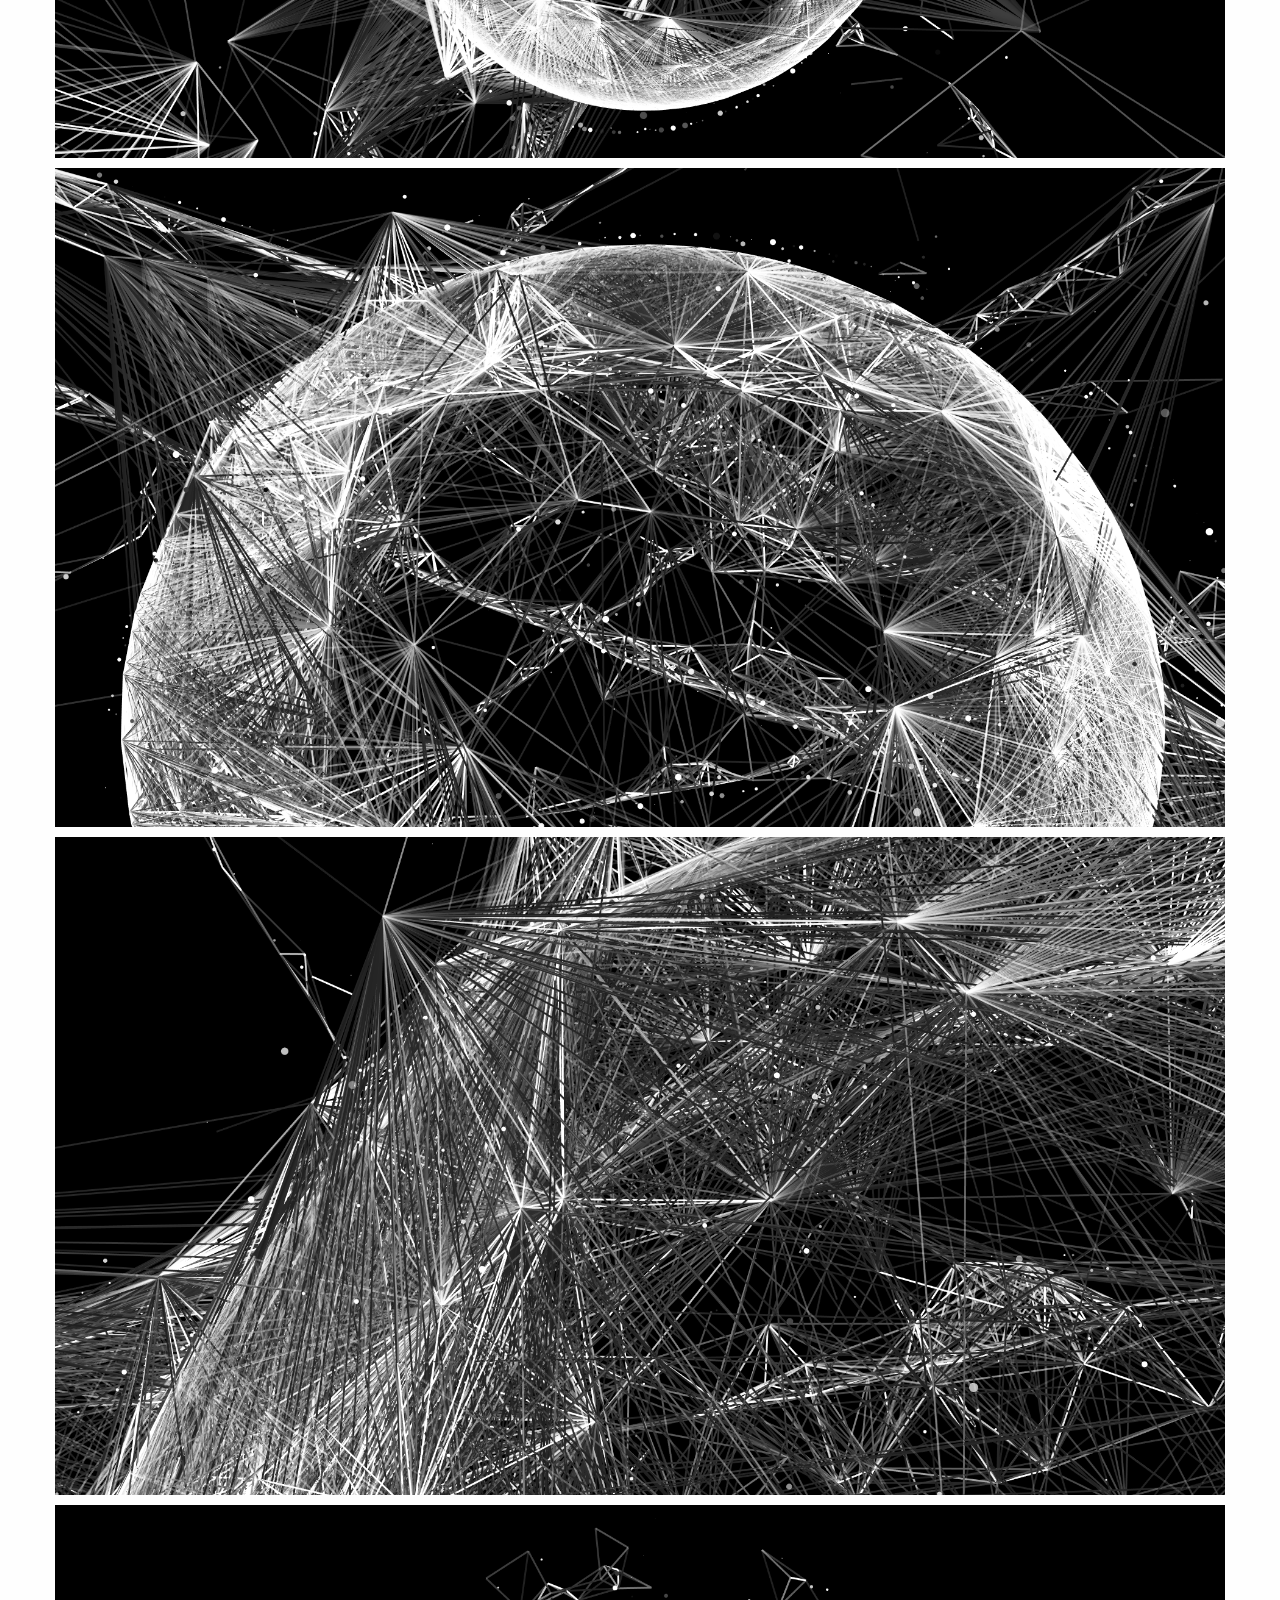
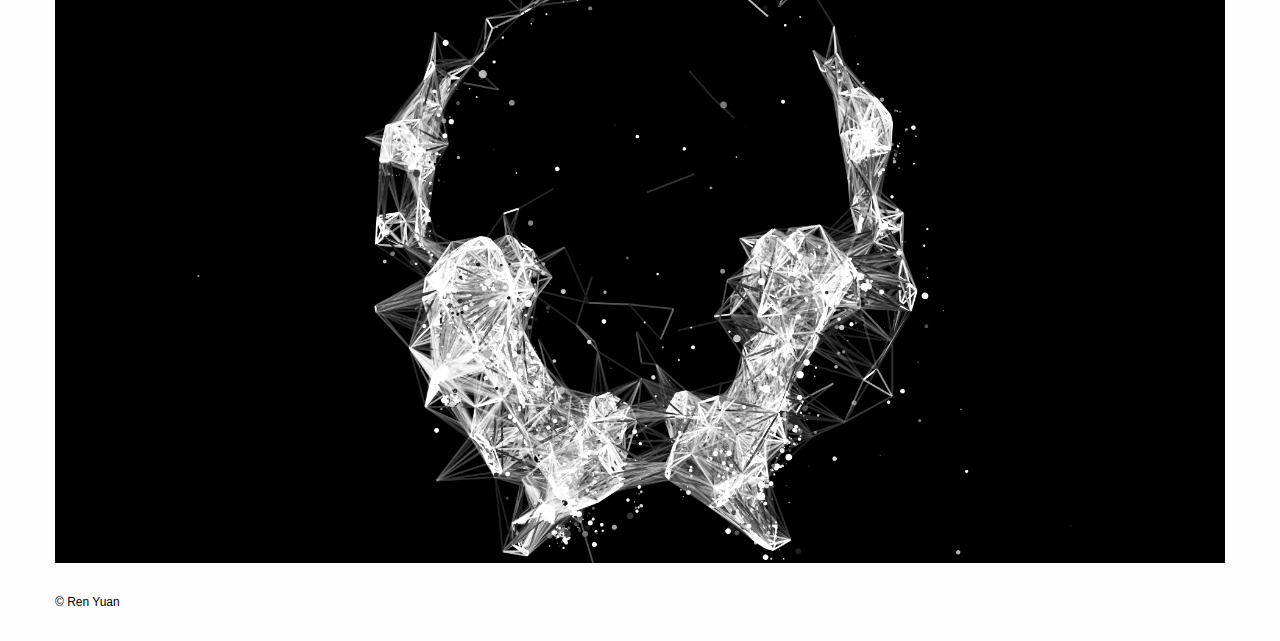
<file: vinci/index.html>
<!doctype html>
<html class="no-js" lang="en" dir="ltr">

<head>
    <meta charset="utf-8">
    <meta http-equiv="x-ua-compatible" content="ie=edge">
    <meta name="viewport" content="width=device-width, initial-scale=1, user-scalable=no, minimum-scale=1, maximum-scale=1">
    <link rel="shortcut icon" href="/favicon.ico" />
    <link rel="bookmark" href="/favicon.ico" />
    <link rel="stylesheet" href="/css/foundation.css">
    <link rel="stylesheet" href="/css/style.css">
    <title>Ren Yuan</title>
</head>

<body>
    <!-- navigation -->
    <div class="grid-container">
        <div class="title-bar">
            <div class="title-bar-left">
                <a class="title-bar-title" href="/">Ren Yuan</a>
            </div>
            <div class="title-bar-right">
                <ul class="menu align-right">
                    <li><a href="/">Work</a></li>
                    <li><a href="/about">About</a></li>
                </ul>
            </div>
        </div>
    </div>
    <!-- work -->
    <div class="grid-container">
        <p class="work-title">VINCI</p>
        <p class="work-label">Video, 2' 5", 2017</p>
        <p class="work-text">VINCI is a video created by Ren Yuan while he was the Art Adviser of VINCI. The visual of the work was generated by Ren Yuan through coding: he simulated a neural network through abstract node connection, then generated various forms based on the network structure, the whole network consists of 1950 nodes with short-range connections to each other. The music is created by Liu Yiwei.</p>
        <div style="padding:56.25% 0 0 0;position:relative;"><iframe src="https://player.vimeo.com/video/209706680?title=0&byline=0&portrait=0" style="position:absolute;top:0;left:0;width:100%;height:100%;" frameborder="0" webkitallowfullscreen mozallowfullscreen allowfullscreen></iframe></div>
        <img class="work-image" src="./01.png">
        <img class="work-image" src="./02.png">
        <img class="work-image" src="./03.png">
        <img class="work-image" src="./04.png">
        <img class="work-image" src="./05.png">
        <img class="work-image" src="./06.png">
        <img class="work-image" src="./07.png">
        <img class="work-image" src="./08.png">
        <img class="work-image" src="./09.png">
    </div>
    <!-- copyright -->
    <div class="grid-container">
        <div class="copyright">
            <a href="/">© Ren Yuan</a>
        </div>
    </div>
</body>

</html>
</file>
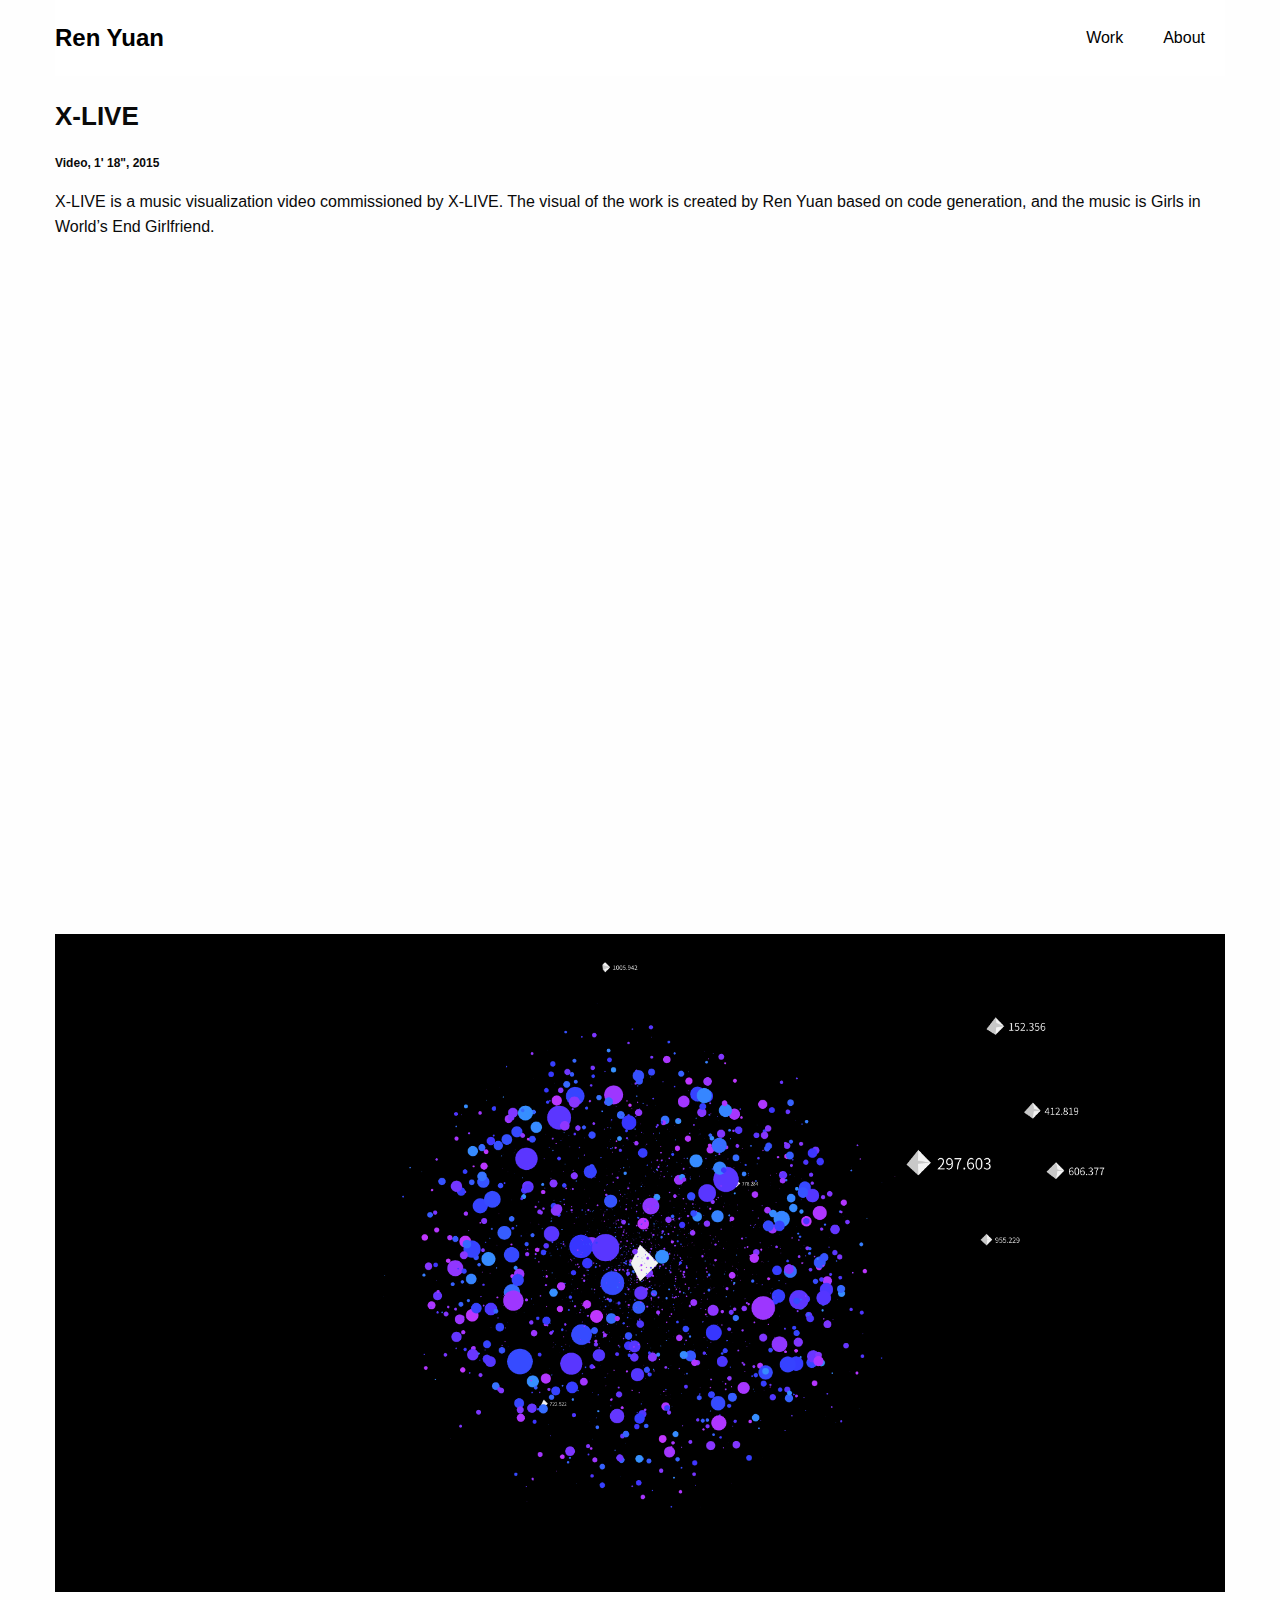
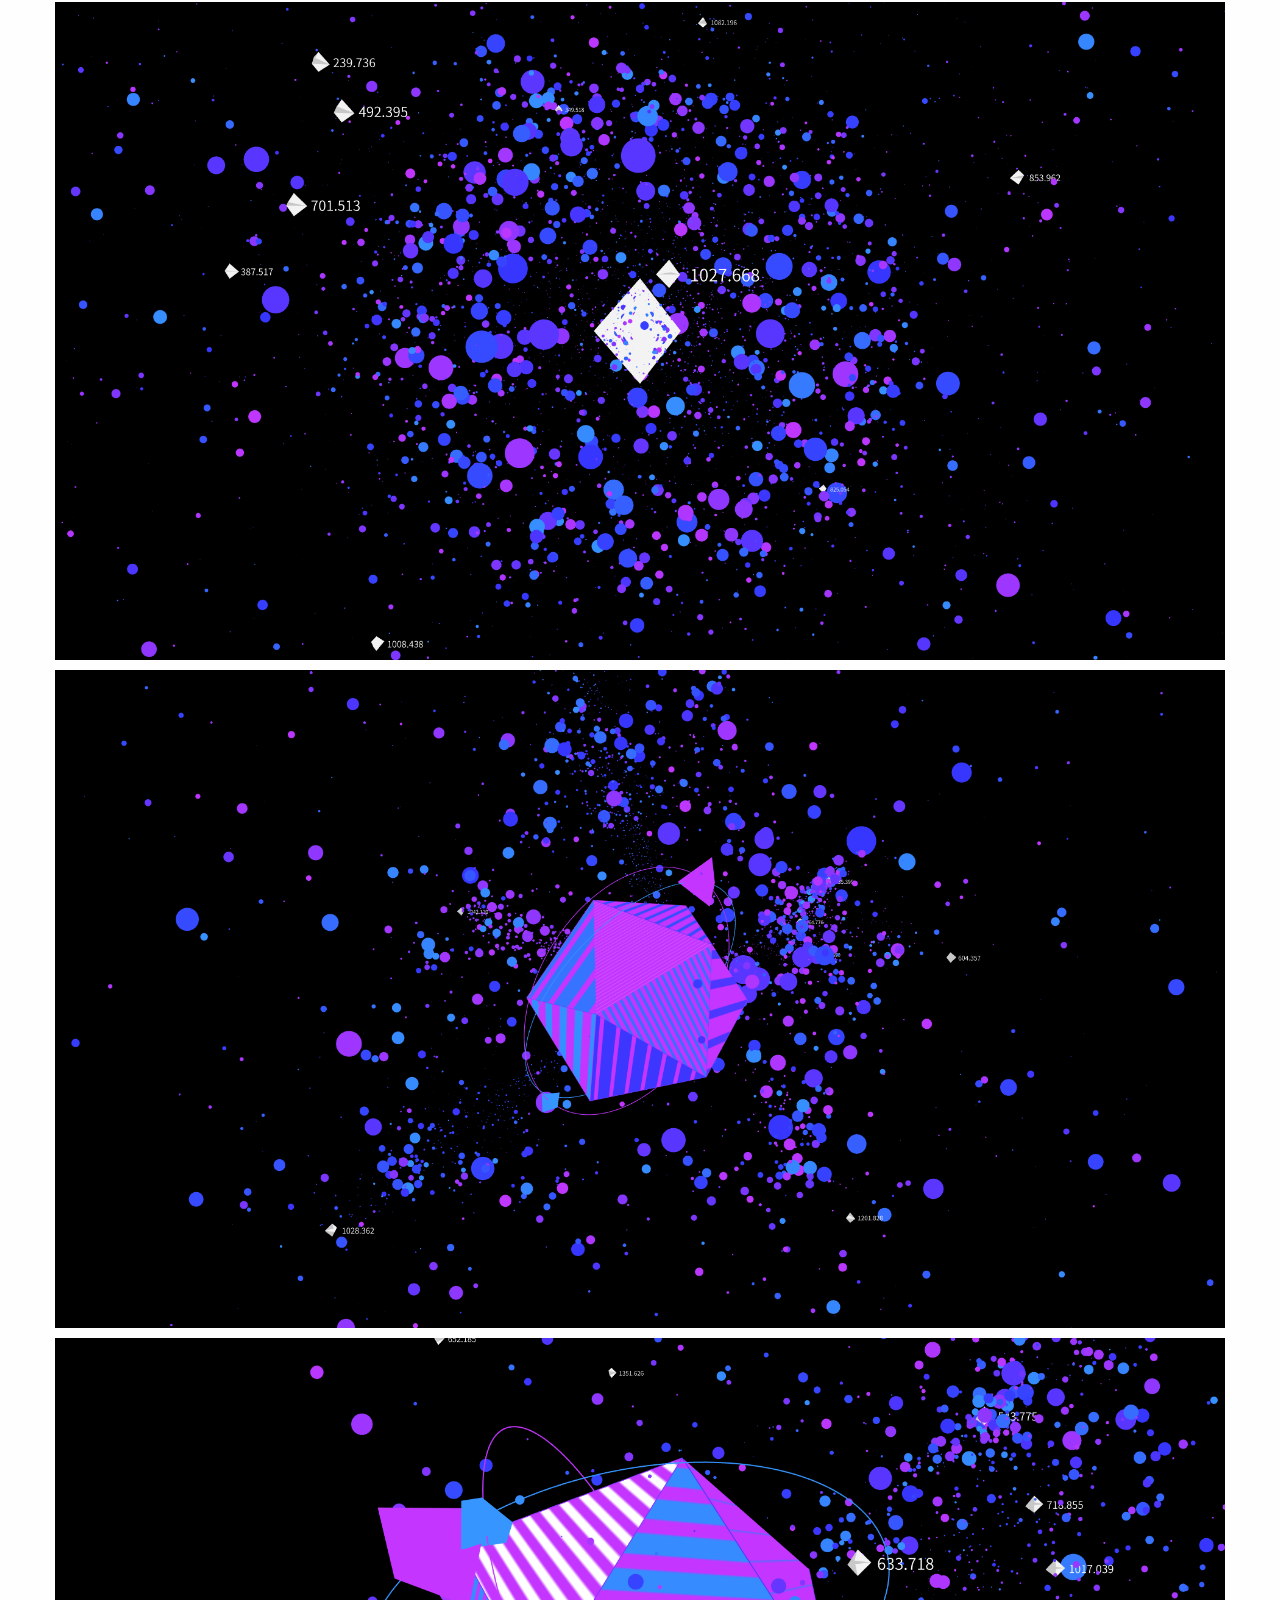
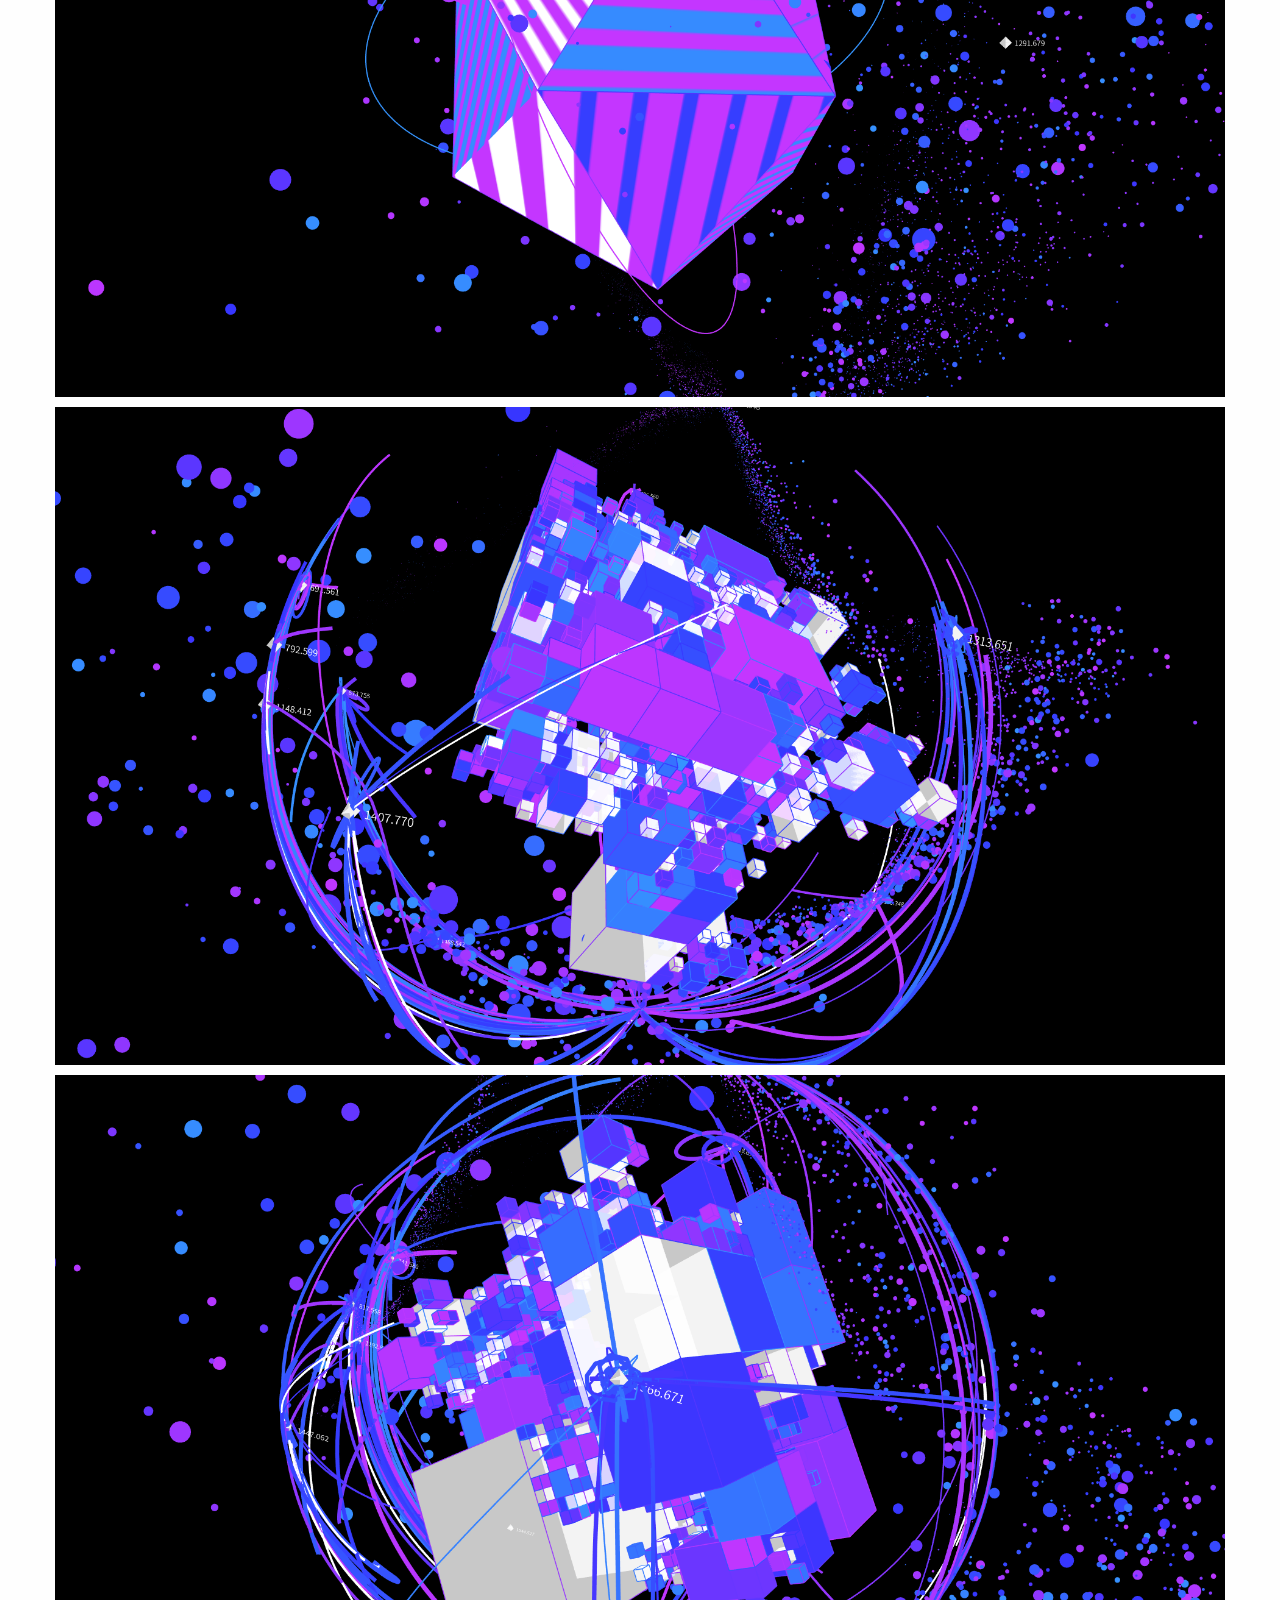
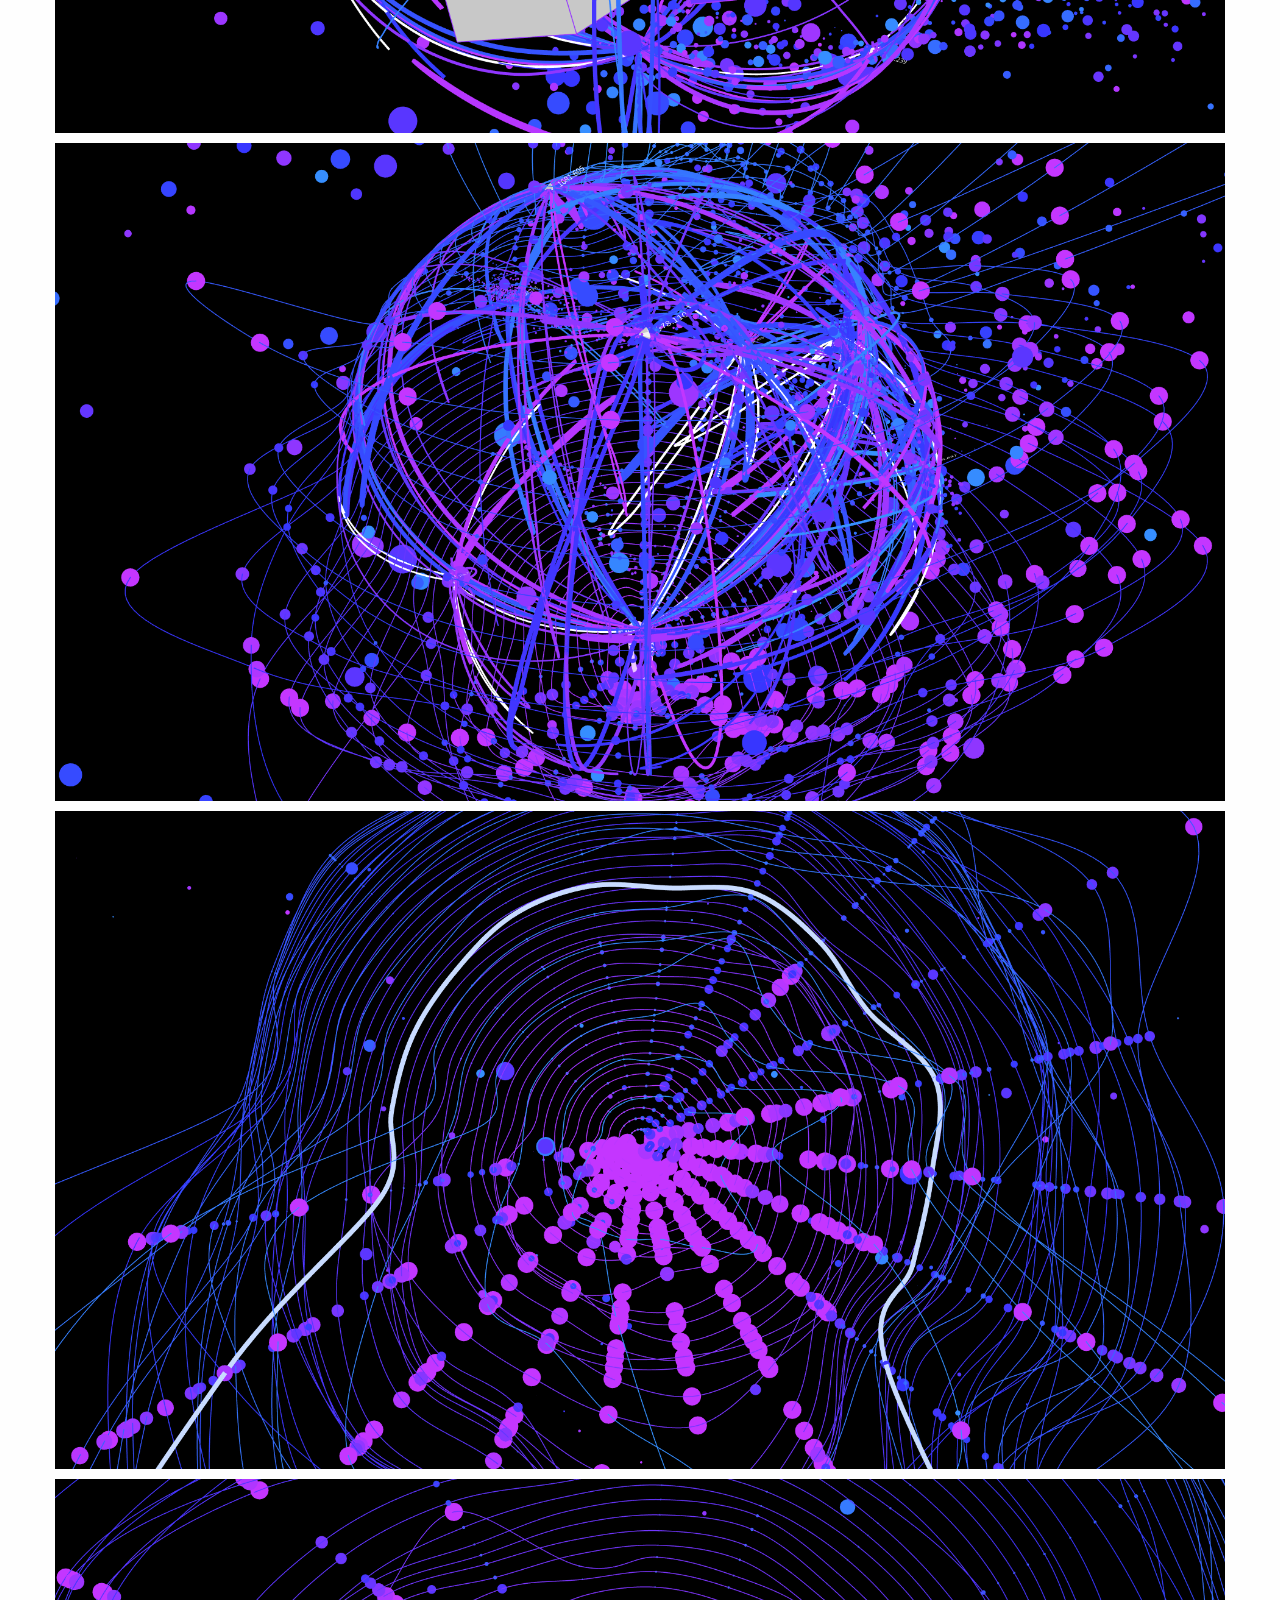
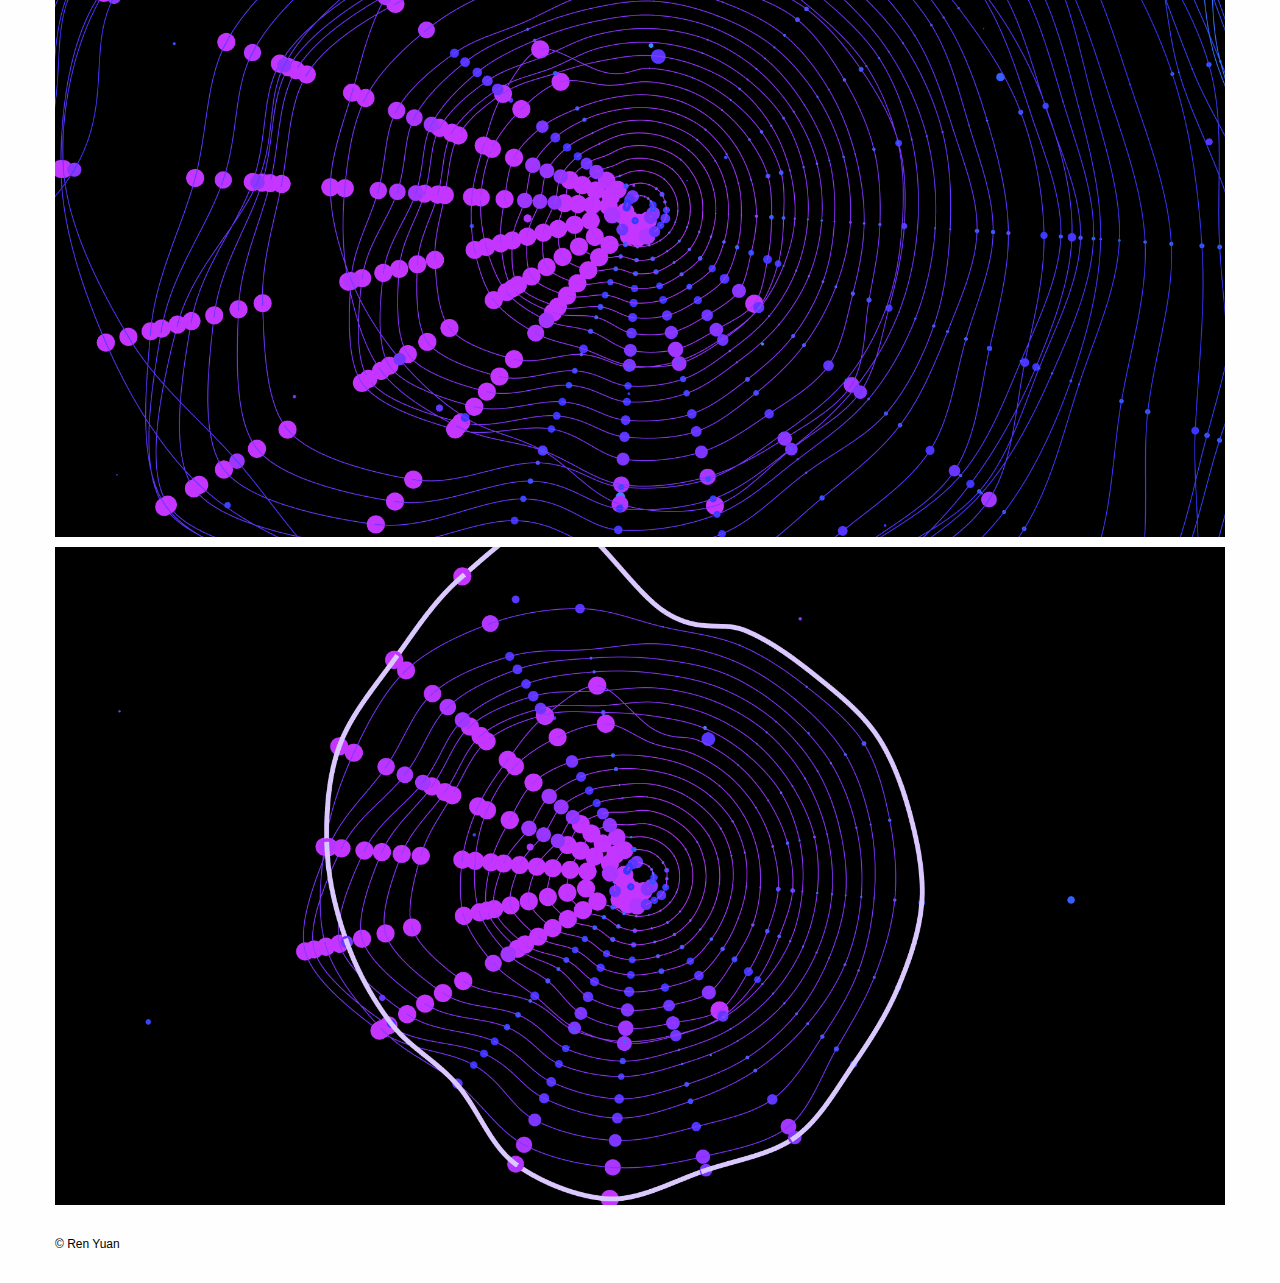
<file: x-live/index.html>
<!doctype html>
<html class="no-js" lang="en" dir="ltr">

<head>
    <meta charset="utf-8">
    <meta http-equiv="x-ua-compatible" content="ie=edge">
    <meta name="viewport" content="width=device-width, initial-scale=1, user-scalable=no, minimum-scale=1, maximum-scale=1">
    <link rel="shortcut icon" href="/favicon.ico" />
    <link rel="bookmark" href="/favicon.ico" />
    <link rel="stylesheet" href="/css/foundation.css">
    <link rel="stylesheet" href="/css/style.css">
    <title>Ren Yuan</title>
</head>

<body>
    <!-- navigation -->
    <div class="grid-container">
        <div class="title-bar">
            <div class="title-bar-left">
                <a class="title-bar-title" href="/">Ren Yuan</a>
            </div>
            <div class="title-bar-right">
                <ul class="menu align-right">
                    <li><a href="/">Work</a></li>
                    <li><a href="/about">About</a></li>
                </ul>
            </div>
        </div>
    </div>
    <!-- work -->
    <div class="grid-container">
        <p class="work-title">X-LIVE</p>
        <p class="work-label">Video, 1' 18", 2015</p>
        <p class="work-text">X-LIVE is a music visualization video commissioned by X-LIVE. The visual of the work is created by Ren Yuan based on code generation, and the music is Girls in World’s End Girlfriend.</p>
        <div style="padding:56.25% 0 0 0;position:relative;"><iframe src="https://player.vimeo.com/video/150402185?title=0&byline=0&portrait=0" style="position:absolute;top:0;left:0;width:100%;height:100%;" frameborder="0" webkitallowfullscreen mozallowfullscreen allowfullscreen></iframe></div>
        <img class="work-image" src="./01.png">
        <img class="work-image" src="./02.png">
        <img class="work-image" src="./03.png">
        <img class="work-image" src="./04.png">
        <img class="work-image" src="./05.png">
        <img class="work-image" src="./06.png">
        <img class="work-image" src="./07.png">
        <img class="work-image" src="./08.png">
        <img class="work-image" src="./09.png">
        <img class="work-image" src="./10.png">
    </div>
    <!-- copyright -->
    <div class="grid-container">
        <div class="copyright">
            <a href="/">© Ren Yuan</a>
        </div>
    </div>
</body>

</html>
</file>
<file: css/style.css>
a {
	color: #000;
}

a:hover {
	color: #999;
}

.title-bar {
 	background: #fff;
 	padding: 0px;
}

.title-bar-title {
	font-size: 24px;
 	padding: 20px 0px 20px 0px; //top right bottom left
}

.title-bar-right a {
 	padding: 0px 20px 0px 20px;
}

.copyright {
	font-size: 12px;
	padding-top: 30px;
	padding-bottom: 30px;
}

.work-title{
	font-size: 26px;
	font-weight: bold;
	padding-top: 20px;
}

.work-label{
	font-size: 12px;
	font-weight: bold;
}

.work-text{
	padding-bottom: 10px;
}

.work-image{
	padding-top: 10px;
}

.social-icon{
	padding-right: 10px;
}

.social-icon img{
	width: 25px;
	height: 25px;
}
</file>
